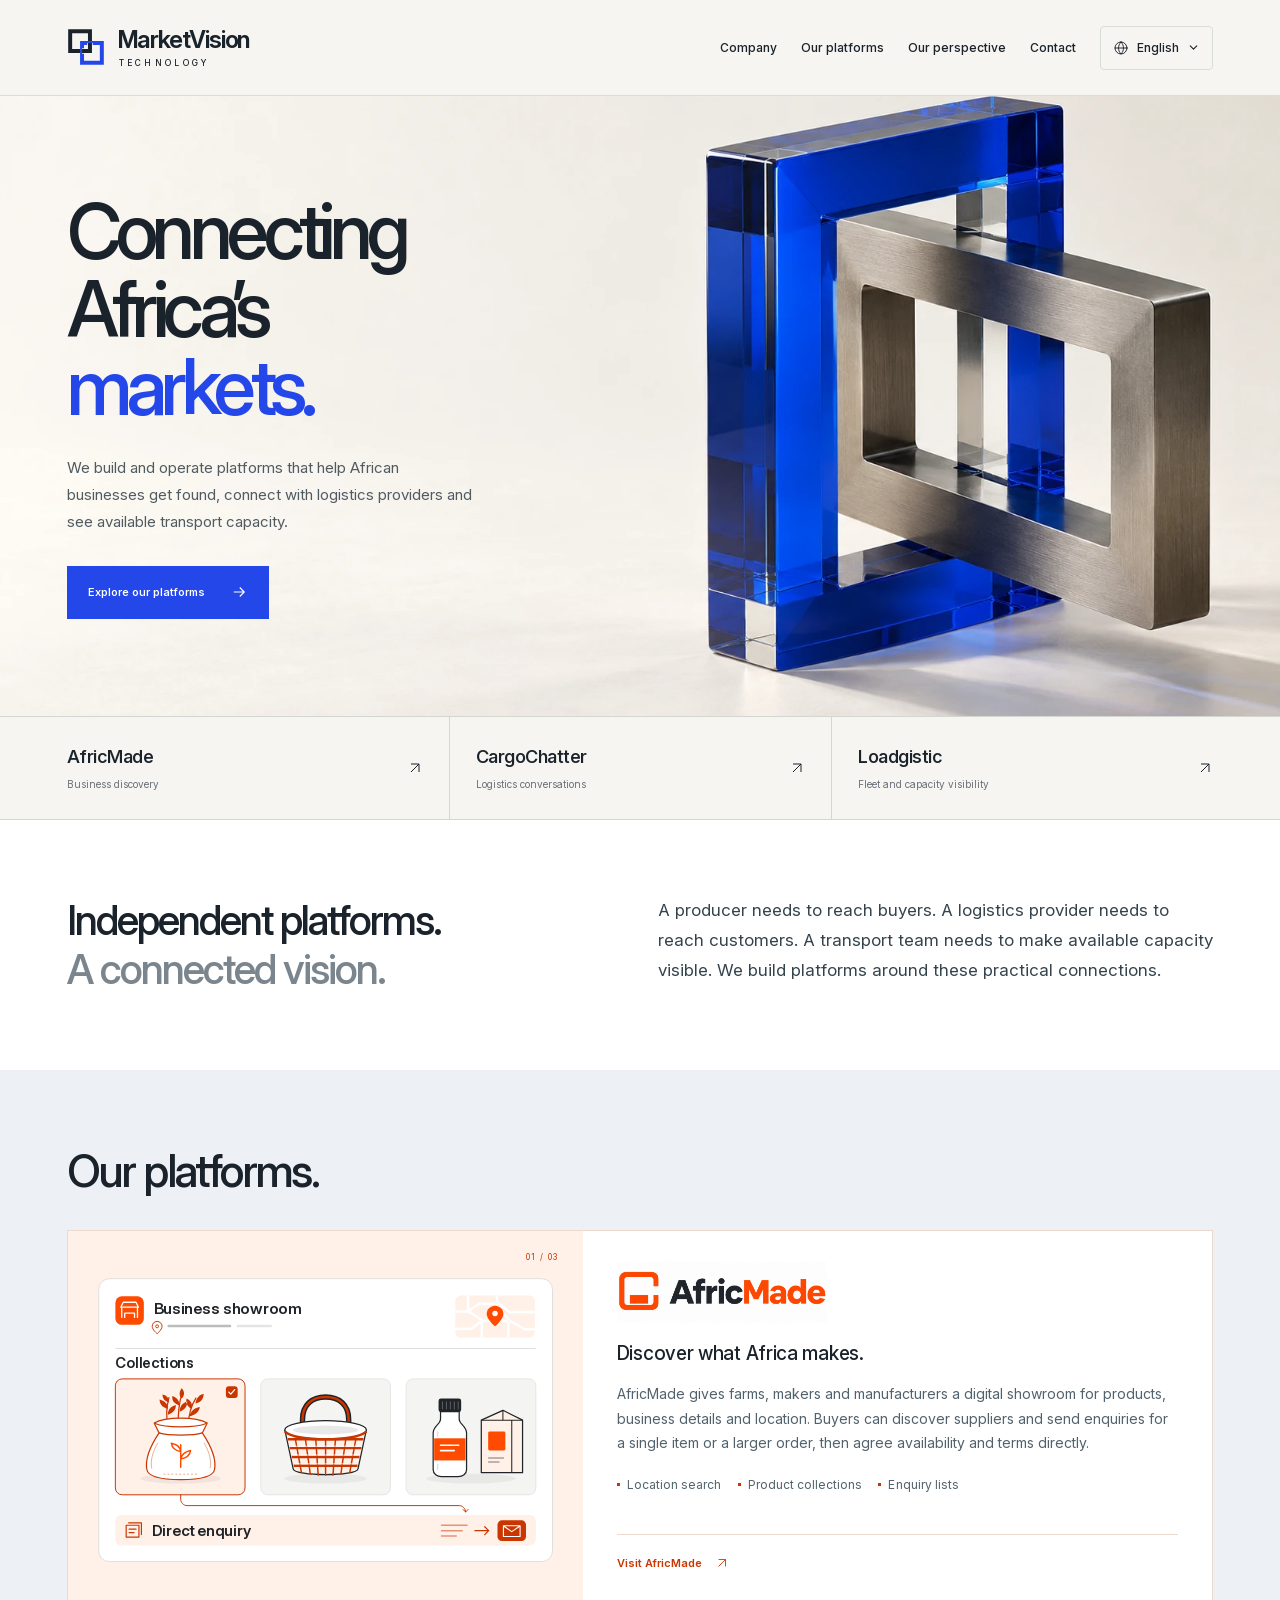
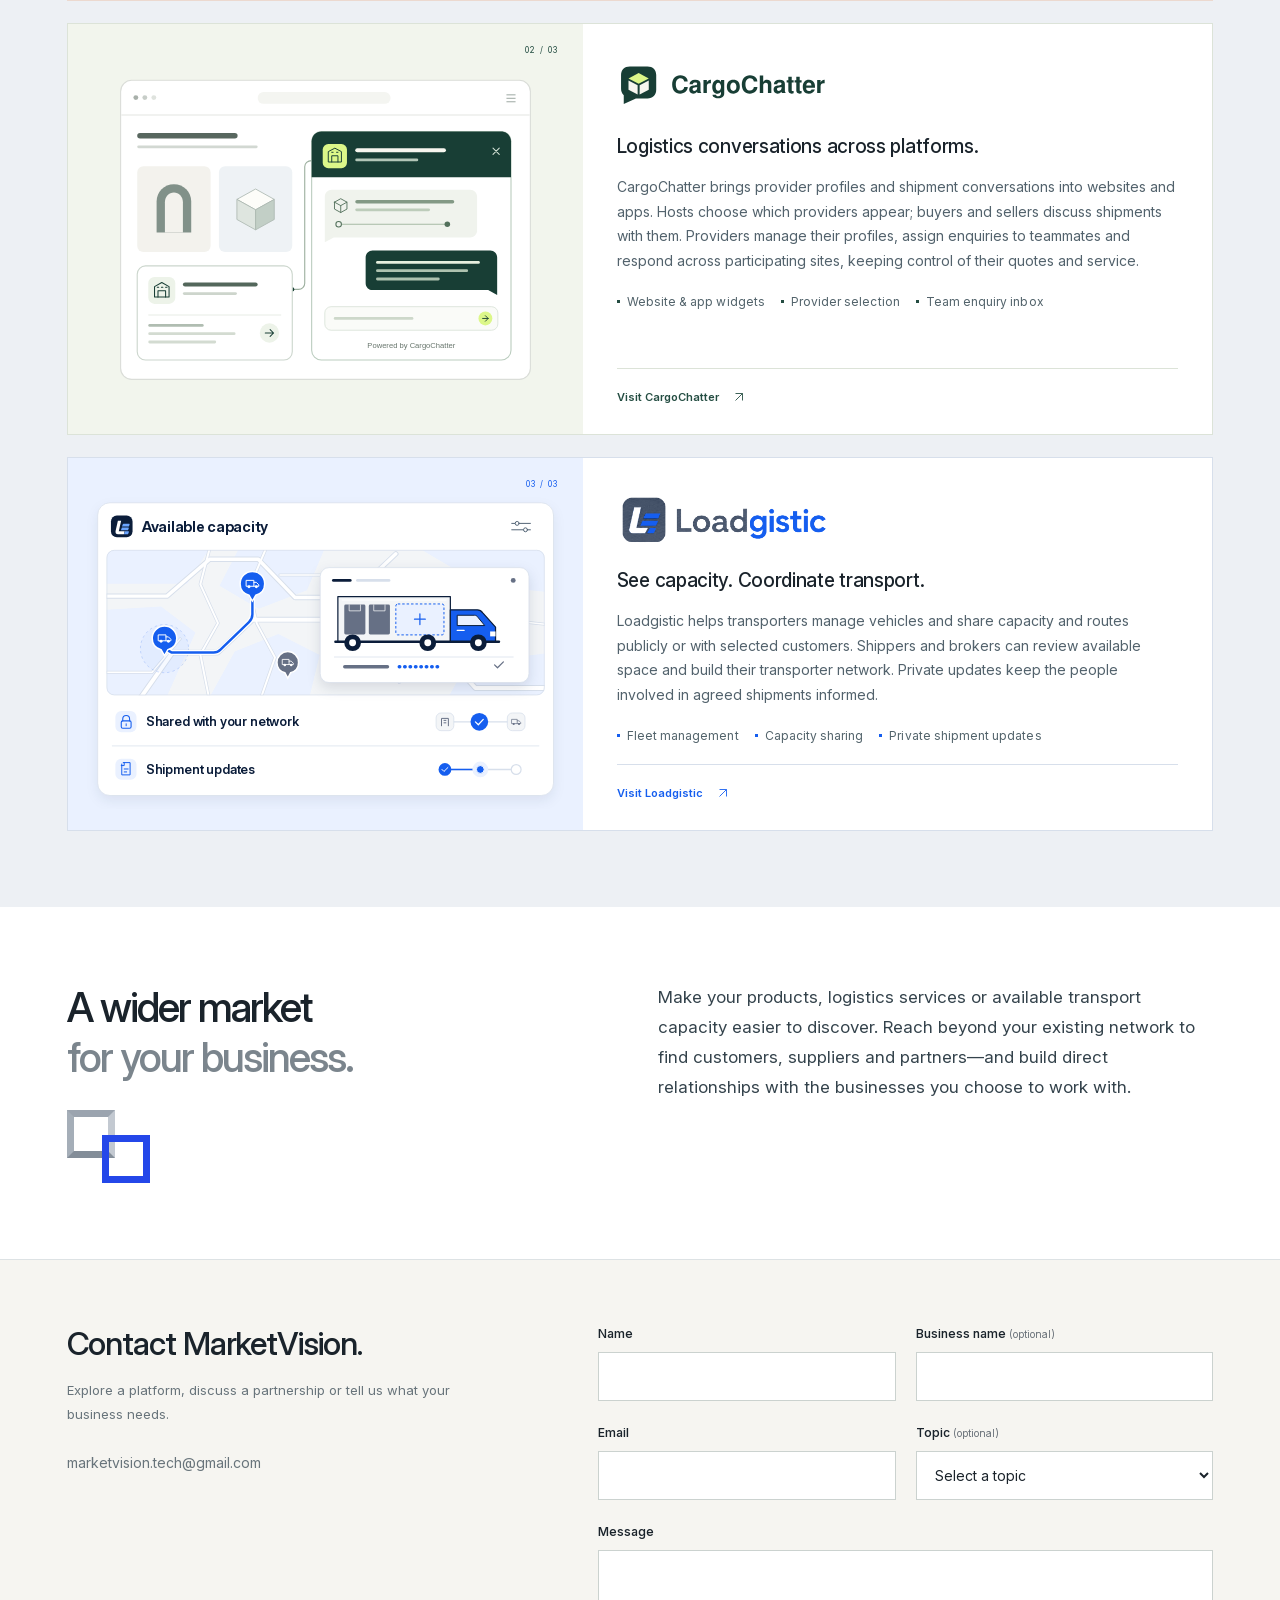
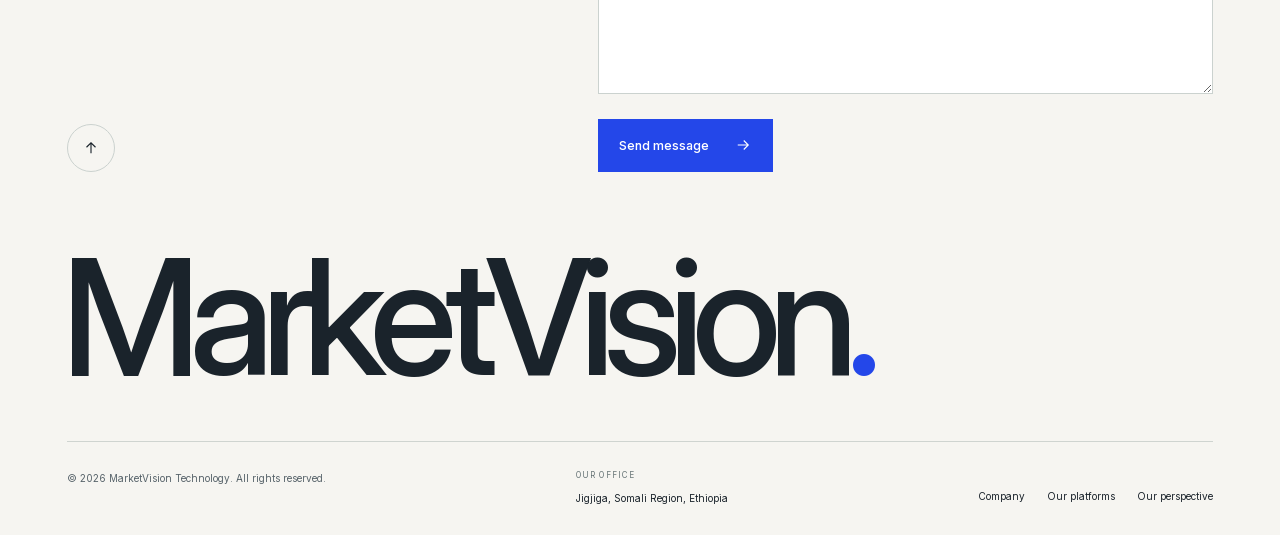
<file: index.html>
<!doctype html>
<html lang="en" dir="ltr">
<head>
  <meta charset="utf-8">
  <meta name="viewport" content="width=device-width, initial-scale=1">
  <meta name="theme-color" content="#f6f5f1">
  <title>MarketVision Technology — Connecting Africa’s Markets</title>
  <meta name="description" content="MarketVision builds technology for African commerce and logistics. Explore AfricMade, CargoChatter and Loadgistic.">
  <meta property="og:type" content="website">
  <meta property="og:title" content="MarketVision Technology — Connecting Africa’s Markets">
  <meta property="og:description" content="MarketVision builds technology for African commerce and logistics. Explore AfricMade, CargoChatter and Loadgistic.">
  <meta property="og:url" content="https://marketvisiontech.com/">
  <meta property="og:image" content="https://marketvisiontech.com/assets/marketvision-connect.webp">
  <meta property="og:image:alt" content="Interlocking blue and metal frames">
  <link rel="canonical" href="https://marketvisiontech.com/">
  <link rel="icon" type="image/svg+xml" href="./assets/mark.svg">
  <link rel="preload" href="./assets/inter-variable.woff2" as="font" type="font/woff2" crossorigin>
  <link rel="stylesheet" href="./styles.css?v=20261029-focused-copy">
  <script type="application/json" id="site-copy">{"nav.open": "Open navigation", "nav.close": "Close navigation", "validation.required": "Please fill in this field.", "validation.email": "Please enter a valid email address.", "validation.invalid": "Please check this field.", "validation.tooLong": "Please shorten this entry.", "form.check": "Please check the highlighted fields.", "form.sendingButton": "Sending…", "form.unavailable": "The form is unavailable right now. Please try again later.", "form.refreshError": "We couldn’t send your message. Please refresh the page and try again.", "form.sending": "Sending your message…", "form.rejected": "Your message wasn’t sent. Your text is still in the form. Please try again.", "form.success": "Thanks. Your message has been sent.", "form.timeout": "We couldn’t confirm that your message was sent. Your text is still in the form. Please try again later.", "form.error": "We couldn’t confirm that your message was sent. Your text is still in the form. Please try again.", "form.send": "Send message", "nav.perspective": "Our perspective"}</script><script src="./languages.js?v=20261029-focused-copy" defer></script><script src="./script.js?v=20261029-focused-copy" defer></script>
<meta property="og:locale" content="en_US"><link rel="alternate" hreflang="en" href="https://marketvisiontech.com/"><link rel="alternate" hreflang="am" href="https://marketvisiontech.com/am/"><meta property="og:locale:alternate" content="am_ET"><link rel="alternate" hreflang="om" href="https://marketvisiontech.com/om/"><meta property="og:locale:alternate" content="om_ET"><link rel="alternate" hreflang="so" href="https://marketvisiontech.com/so/"><meta property="og:locale:alternate" content="so_ET"><link rel="alternate" hreflang="x-default" href="https://marketvisiontech.com/"><link rel="stylesheet" href="./languages.css?v=20261029-focused-copy"></head>
<body>
  <a class="skip-link" href="#main">Skip to content</a>
  <header class="site-header">
    <div class="wrap header-inner">
      <a class="brand" href="#top" aria-label="MarketVision Technology home">
        <img src="./assets/mark.svg" width="40" height="40" alt="">
        <span class="brand-type" lang="en">MarketVision<span>TECHNOLOGY</span></span>
      </a>
      <nav class="primary-nav" id="primary-nav" aria-label="Main navigation">
        <a href="#company">Company</a><a href="#platforms">Our platforms</a><a href="#perspective">Our perspective</a><a href="#contact">Contact</a>
      </nav>
    <details class="language-switcher" data-language-switcher>
      <summary aria-label="Choose language: English"><svg class="language-globe" viewbox="0 0 24 24" fill="none" aria-hidden="true"><circle cx="12" cy="12" r="9"></circle><path d="M3 12h18M12 3c5 5 5 13 0 18-5-5-5-13 0-18Z"></path></svg><span class="language-current" lang="en">English</span><svg class="language-chevron" viewbox="0 0 16 16" fill="none" aria-hidden="true"><path d="m4 6 4 4 4-4"></path></svg></summary>
      <div class="language-options" aria-label="Choose language"><a href="./" lang="en" hreflang="en" data-language-link="en" aria-current="page"><span>English</span><svg viewbox="0 0 20 20" fill="none" aria-hidden="true"><path d="m4 10 4 4 8-8"></path></svg></a><a href="./am/" lang="am" hreflang="am" data-language-link="am"><span>አማርኛ</span><svg viewbox="0 0 20 20" fill="none" aria-hidden="true"><path d="m4 10 4 4 8-8"></path></svg></a><a href="./om/" lang="om" hreflang="om" data-language-link="om"><span>Afaan Oromoo</span><svg viewbox="0 0 20 20" fill="none" aria-hidden="true"><path d="m4 10 4 4 8-8"></path></svg></a><a href="./so/" lang="so" hreflang="so" data-language-link="so"><span>Soomaali</span><svg viewbox="0 0 20 20" fill="none" aria-hidden="true"><path d="m4 10 4 4 8-8"></path></svg></a></div>
    </details><button class="menu-toggle" id="menu-toggle" type="button" aria-expanded="false" aria-controls="primary-nav" aria-label="Open menu"><span></span><span></span></button>
      </div>
  </header>
  <main id="main">
    <section class="hero" id="top" aria-labelledby="hero-title">
      <div class="hero-stage">
      <img class="hero-art" src="./assets/marketvision-connect.webp" width="1659" height="948" fetchpriority="high" alt="">
      <div class="wrap hero-inner">
        <div class="hero-copy">
          <h1 id="hero-title">Connecting<br>Africa’s<br><span>markets.</span></h1>
          <p class="hero-description">We build and operate platforms that help African businesses get found, connect with logistics providers and see available transport capacity.</p>
          <div class="hero-actions">
            <a class="button button-blue" href="#platforms">Explore our platforms <svg aria-hidden="true" viewbox="0 0 24 24"><path d="M5 12h14M13 6l6 6-6 6"></path></svg></a>
            </div>
        </div>
        </div>
      </div>
      <nav class="portfolio-index" aria-label="Our platforms">
        <div class="wrap portfolio-index-inner">
          <a href="#africmade"><span><strong lang="en">AfricMade</strong><small>Business discovery</small></span><svg aria-hidden="true" viewbox="0 0 24 24"><path d="M6 18 18 6M6 6h12v12"></path></svg></a>
          <a href="#cargochatter"><span><strong lang="en">CargoChatter</strong><small>Logistics conversations</small></span><svg aria-hidden="true" viewbox="0 0 24 24"><path d="M6 18 18 6M6 6h12v12"></path></svg></a>
          <a href="#loadgistic"><span><strong lang="en">Loadgistic</strong><small>Fleet and capacity visibility</small></span><svg aria-hidden="true" viewbox="0 0 24 24"><path d="M6 18 18 6M6 6h12v12"></path></svg></a>
        </div>
      </nav>
    </section>
    <section class="company-section section-space" id="company" aria-labelledby="vision-title">
      <span id="vision" class="section-anchor" aria-hidden="true"></span>
      <div class="wrap company-grid">
        <div class="company-heading">
          <h2 id="vision-title">Independent platforms.<br><span class="muted-heading">A connected vision.</span></h2>
        </div>
        <div class="company-copy">
          <p class="company-intro">A producer needs to reach buyers. A logistics provider needs to reach customers. A transport team needs to make available capacity visible. We build platforms around these practical connections.</p>
        </div>
      </div>
    </section>
    <section class="platforms section-space" id="platforms" aria-labelledby="platforms-title">
      <div class="wrap">
        <div class="section-heading">
<div>
<h2 id="platforms-title">Our platforms.</h2>
</div>
</div>
        <div class="platform-collection">
          <article id="africmade" class="platform platform-africmade">
            <div class="platform-art">
<div class="platform-art-top">
<span>01 / 03</span>
</div>
<svg xmlns="http://www.w3.org/2000/svg" class="platform-illustration" width="1000" height="650" viewbox="0 0 1000 650" fill="none" role="img" focusable="false" aria-describedby="africmade-desc" aria-label="Illustration of an AfricMade supplier showroom" data-platform-illustration="africmade">
  <title id="africmade-title">AfricMade showroom illustration</title>
  <desc id="africmade-desc">Farm produce, handmade goods and manufactured products in a supplier showroom, with a location map and an enquiry form.</desc>
  <rect width="1000" height="650" fill="#FFF0E8"></rect>
  <rect x="38" y="36" width="924" height="576" rx="22" fill="#FFFFFF" stroke="#DEDFDD" stroke-width="2"></rect>

  <!-- Supplier identity and a small, static geographic-discovery cue. -->
  <rect x="72" y="72" width="58" height="58" rx="13" fill="#FF4B00"></rect>
  <path d="M85 115V94H117V115M91 115V106H111V115M83 94L88 84H114L119 94H83Z" stroke="#FFFFFF" stroke-width="2.6" stroke-linecap="round" stroke-linejoin="round"></path>
  <text x="150" y="107" fill="#202428" font-family="inherit" font-size="32" font-weight="600" letter-spacing="-.6">Business showroom</text>
  <path d="M157 123C151.5 123 147 127.4 147 133C147 140 157 148 157 148S167 140 167 133C167 127.4 162.5 123 157 123Z" stroke="#C93600" stroke-width="2" stroke-linejoin="round"></path>
  <circle cx="157" cy="133" r="3" stroke="#C93600" stroke-width="1.8"></circle>
  <rect x="178" y="130" width="130" height="5" rx="2.5" fill="#202428" opacity=".3"></rect>
  <rect x="319" y="130" width="72" height="5" rx="2.5" fill="#202428" opacity=".12"></rect>
  <rect x="764" y="70" width="162" height="86" rx="12" fill="#FFF0E8"></rect>
  <path d="M790 70V102L818 120V156M764 103H790L813 87H853L874 104H926M849 70V91L872 118V156M764 138H797L817 122H875L906 139H926" stroke="#FFFFFF" stroke-width="5" stroke-linejoin="round"></path>
  <path d="M845 91C835.6 91 828 98.4 828 107.8C828 119 845 133 845 133S862 119 862 107.8C862 98.4 854.4 91 845 91Z" fill="#FF4B00"></path>
  <circle cx="845" cy="107" r="5.5" fill="#FFFFFF"></circle>
  <path d="M72 178H928" stroke="#DEDFDD" stroke-width="2"></path>

  <text x="72" y="218" fill="#202428" font-family="inherit" font-size="30" font-weight="600" letter-spacing="-.45">Collections</text>

  <!-- Three recognizable product types, without invented listings or prices. -->
  <rect x="72" y="240" width="264" height="236" rx="14" fill="#FFF0E8" stroke="#C93600" stroke-width="2"></rect>
  <rect x="368" y="240" width="264" height="236" rx="14" fill="#F4F4F2" stroke="#DEDFDD" stroke-width="1.5"></rect>
  <rect x="664" y="240" width="264" height="236" rx="14" fill="#F4F4F2" stroke="#DEDFDD" stroke-width="1.5"></rect>
  <rect x="297" y="255" width="24" height="24" rx="6" fill="#C93600"></rect>
  <path d="m303 267 4 4 8-9" stroke="#FFFFFF" stroke-width="2.5" stroke-linecap="round" stroke-linejoin="round"></path>

  <!-- Farm produce: a stitched grain sack and three wheat stems. -->
  <ellipse cx="205" cy="443" rx="82" ry="10" fill="#202428" opacity=".06"></ellipse>
  <path d="M179 336C175 316 177 293 181 278M200 337C199 306 203 284 208 268M220 337C221 314 228 291 236 279" stroke="#C93600" stroke-width="2.5" stroke-linecap="round"></path>
  <path d="M179 301C167 298 162 291 162 282C174 285 179 292 179 301ZM179 313C190 309 196 302 195 293C184 296 178 304 179 313ZM181 288C171 285 168 279 168 272C178 274 181 280 181 288ZM202 294C190 290 187 283 188 275C199 279 203 286 202 294ZM203 307C215 302 219 294 218 286C207 290 203 297 203 307ZM207 280C201 274 202 266 207 259C214 266 213 274 207 280ZM227 301C217 295 215 288 217 280C227 285 230 293 227 301ZM223 316C236 313 243 306 244 297C232 299 225 306 223 316ZM235 290C237 278 244 272 252 271C251 283 244 289 235 290Z" fill="#C93600"></path>
  <path d="M151 330C165 322 186 320 205 320C224 320 245 322 259 330L249 350C267 377 278 401 274 424C272 439 246 445 205 445C164 445 138 439 136 424C132 401 143 377 161 350L151 330Z" fill="#FFFFFF" stroke="#C93600" stroke-width="2.5" stroke-linejoin="round"></path>
  <path d="M153 331C173 340 236 340 257 331M161 350C180 356 230 356 249 350" stroke="#C93600" stroke-width="2.3" stroke-linecap="round"></path>
  <path d="M158 371C147 390 143 408 146 422M253 371C264 390 268 408 265 421" stroke="#C93600" stroke-width="2" stroke-linecap="round" opacity=".4"></path>
  <path d="M171 434H239" stroke="#C93600" stroke-width="2" stroke-linecap="round" stroke-dasharray="2 6" opacity=".45"></path>
  <path d="M205 420V374M205 388C193 386 187 379 186 371C197 373 204 380 205 388ZM205 403C217 401 224 394 225 386C214 388 207 395 205 403Z" stroke="#FF4B00" stroke-width="3" stroke-linecap="round" stroke-linejoin="round"></path>

  <!-- Artisan work: a basket with a handle, a defined rim and woven bands. -->
  <ellipse cx="500" cy="443" rx="84" ry="10" fill="#202428" opacity=".06"></ellipse>
  <path d="M453 352V323C453 293 472 277 500 277C528 277 547 293 547 323V352" stroke="#202428" stroke-width="11" stroke-linecap="round"></path>
  <path d="M453 352V323C453 293 472 277 500 277C528 277 547 293 547 323V352" stroke="#C93600" stroke-width="5" stroke-linecap="round"></path>
  <path d="M417 344L434 423C437 439 563 439 566 423L583 344H417Z" fill="#FFF0E8" stroke="#202428" stroke-width="2.5" stroke-linejoin="round"></path>
  <path d="M423 363H577M427 381H573M431 399H569M435 417H565" stroke="#C93600" stroke-width="5"></path>
  <path d="M436 349L451 432M457 349L469 435M479 349L485 437M500 349V437M521 349L515 437M543 349L531 435M564 349L549 432" stroke="#C93600" stroke-width="3"></path>
  <path d="M425 359H575M429 377H571M433 395H567M437 413H563" stroke="#FFFFFF" stroke-width="2" opacity=".8"></path>
  <ellipse cx="500" cy="344" rx="83" ry="19" fill="#FFFFFF" stroke="#202428" stroke-width="2.5"></ellipse>
  <ellipse cx="500" cy="344" rx="67" ry="9" fill="#202428" opacity=".1"></ellipse>
  <path d="M418 348C439 368 561 368 582 348" stroke="#C93600" stroke-width="5" stroke-linecap="round"></path>

  <!-- Manufactured goods: a capped bottle and folded retail packaging. -->
  <ellipse cx="796" cy="443" rx="91" ry="10" fill="#202428" opacity=".06"></ellipse>
  <path d="M817 324L861 304L901 324V431H817V324Z" fill="#FFF0E8" stroke="#202428" stroke-width="2.5" stroke-linejoin="round"></path>
  <path d="M817 324H901M861 304V324M879 325V431" stroke="#202428" stroke-width="2.1" stroke-linejoin="round"></path>
  <rect x="831" y="347" width="35" height="39" rx="3" fill="#FF4B00"></rect>
  <path d="M832 401H862M832 409H853" stroke="#202428" stroke-width="3" stroke-linecap="round" opacity=".4"></path>
  <path d="M734 302H772V322C772 332 787 336 787 350V425C787 434 779 439 770 439H736C727 439 719 434 719 425V350C719 336 734 332 734 322V302Z" fill="#FFFFFF" stroke="#202428" stroke-width="2.5" stroke-linejoin="round"></path>
  <rect x="730" y="280" width="46" height="28" rx="5" fill="#202428"></rect>
  <path d="M738 286V302M746 286V302M754 286V302M762 286V302M770 286V302" stroke="#FFFFFF" stroke-width="1.6" opacity=".35"></path>
  <rect x="721" y="361" width="64" height="45" fill="#FF4B00"></rect>
  <path d="M734 375H771M734 386H762" stroke="#FFFFFF" stroke-width="3.2" stroke-linecap="round"></path>
  <path d="M728 348V357M728 414V424" stroke="#DEDFDD" stroke-width="3" stroke-linecap="round"></path>

  <!-- A selected item joins an enquiry list; the next action is an inbox enquiry. -->
  <path d="M205 476V485C205 492 211 498 218 498H772C779 498 785 504 785 511" stroke="#C93600" stroke-width="2" stroke-linecap="round"></path>
  <path d="m780 506 5 5 5-5" stroke="#C93600" stroke-width="2" stroke-linecap="round" stroke-linejoin="round"></path>
  <rect x="72" y="517" width="856" height="62" rx="12" fill="#FFF0E8"></rect>
  <path d="M94 538H120V562H94V538ZM99 533H125V557M100 546H114M100 553H110" stroke="#C93600" stroke-width="2.4" stroke-linecap="round" stroke-linejoin="round"></path>
  <text x="146" y="559" fill="#202428" font-family="inherit" font-size="31" font-weight="600" letter-spacing="-.45">Direct enquiry</text>
  <path d="M736 538H788M736 549H778M736 560H766" stroke="#C93600" stroke-width="3" stroke-linecap="round" opacity=".5"></path>
  <path d="M804 549H832M824 541L832 549L824 557" stroke="#C93600" stroke-width="2.5" stroke-linecap="round" stroke-linejoin="round"></path>
  <rect x="850" y="528" width="58" height="42" rx="9" fill="#C93600"></rect>
  <path d="M862 539H896V561H862V539ZM863 540L879 551L895 540" stroke="#FFFFFF" stroke-width="2.2" stroke-linecap="round" stroke-linejoin="round"></path>
</svg>
</div>
            <div class="platform-content">
              <div class="platform-title"><h3 class="platform-logo-frame"><img class="platform-logo platform-logo-africmade" src="./assets/africmade-logo.webp?v=20261024-showroom" width="1942" height="809" loading="lazy" alt="AfricMade"></h3></div>
              <p class="platform-subtitle">Discover what Africa makes.</p>
              <p>AfricMade gives farms, makers and manufacturers a digital showroom for products, business details and location. Buyers can discover suppliers and send enquiries for a single item or a larger order, then agree availability and terms directly.</p>
              <ul class="feature-list" aria-label="AfricMade features">
<li>Location search</li>
<li>Product collections</li>
<li>Enquiry lists</li>
</ul>
              <div class="platform-bottom"><a class="external-link" href="https://africmade.com/" target="_blank" rel="noopener noreferrer">Visit AfricMade <svg aria-hidden="true" viewbox="0 0 24 24"><path d="M6 18 18 6M6 6h12v12"></path></svg><span class="sr-only"> (opens in a new tab)</span></a></div>
            </div>
          </article>
          <article id="cargochatter" class="platform platform-cargochatter" aria-labelledby="cargochatter-name">
          <div class="platform-art platform-art-chat">
            <div class="platform-art-top">
<span>02 / 03</span>
</div>
            <img src="./assets/cargochatter-visual.svg" width="640" height="520" loading="lazy" decoding="async" alt="Illustration of a logistics provider profile beside a chat window on a business website">
          </div>
          <div class="platform-content">
            <div class="platform-title"><h3 id="cargochatter-name"><img class="platform-logo" src="./assets/cargochatter-logo.svg" width="311" height="64" loading="lazy" alt="CargoChatter"></h3></div>
            <p class="platform-subtitle">Logistics conversations across platforms.</p>
            <p>CargoChatter brings provider profiles and shipment conversations into websites and apps. Hosts choose which providers appear; buyers and sellers discuss shipments with them. Providers manage their profiles, assign enquiries to teammates and respond across participating sites, keeping control of their quotes and service.</p>
            <ul class="feature-list" aria-label="CargoChatter features">
<li>Website &amp; app widgets</li>
<li>Provider selection</li>
<li>Team enquiry inbox</li>
</ul>
            <div class="platform-bottom"><a class="external-link" href="https://cargochatter.com/" target="_blank" rel="noopener noreferrer">Visit CargoChatter <svg aria-hidden="true" viewbox="0 0 24 24"><path d="M6 18 18 6M6 6h12v12"></path></svg><span class="sr-only"> (opens in a new tab)</span></a></div>
          </div>
        </article>
      <article id="loadgistic" class="platform platform-loadgistic">
            <div class="platform-art">
<div class="platform-art-top">
<span>03 / 03</span>
</div>
<svg xmlns="http://www.w3.org/2000/svg" xmlns:xlink="http://www.w3.org/1999/xlink" width="1000" height="650" viewbox="0 0 1000 650" fill="none" class="platform-illustration" role="img" focusable="false" aria-describedby="loadgistic-desc" aria-label="Illustration of the Loadgistic transport map" data-platform-illustration="loadgistic">
  <title id="loadgistic-title">Loadgistic transport map illustration</title>
  <desc id="loadgistic-desc">A map of vehicles and routes beside a truck showing available cargo space, a private sharing option and shipment progress.</desc>
  <defs>
    <filter id="lgv-dashboard-shadow" x="-10%" y="-12%" width="120%" height="130%" color-interpolation-filters="sRGB">
      <fegaussianblur in="SourceAlpha" stddeviation="12" result="lgv-panel-blur"></fegaussianblur>
      <feoffset in="lgv-panel-blur" dy="10" result="lgv-panel-offset"></feoffset>
      <feflood flood-color="#0B1D3A" flood-opacity=".07" result="lgv-panel-color"></feflood>
      <fecomposite in="lgv-panel-color" in2="lgv-panel-offset" operator="in" result="lgv-panel-shadow"></fecomposite>
      <femerge><femergenode in="lgv-panel-shadow"></femergenode><femergenode in="SourceGraphic"></femergenode></femerge>
    </filter>
    <filter id="lgv-truck-shadow" x="-15%" y="-20%" width="130%" height="145%" color-interpolation-filters="sRGB">
      <fegaussianblur in="SourceAlpha" stddeviation="13" result="lgv-truck-blur"></fegaussianblur>
      <feoffset in="lgv-truck-blur" dy="10" result="lgv-truck-offset"></feoffset>
      <feflood flood-color="#0B1D3A" flood-opacity=".12" result="lgv-truck-color"></feflood>
      <fecomposite in="lgv-truck-color" in2="lgv-truck-offset" operator="in" result="lgv-truck-shadow-layer"></fecomposite>
      <femerge><femergenode in="lgv-truck-shadow-layer"></femergenode><femergenode in="SourceGraphic"></femergenode></femerge>
    </filter>
    <clippath id="lgv-map-clip">
      <rect x="54" y="122" width="892" height="296" rx="16"></rect>
    </clippath>
    <g id="lgv-vehicle-glyph" stroke="currentColor" stroke-width="2" stroke-linecap="round" stroke-linejoin="round">
      <path d="M-12-7H3V5H-12Z"></path>
      <path d="M3-3H8L13 2V5H3"></path>
      <circle cx="-7" cy="6" r="3" fill="currentColor" stroke="none"></circle>
      <circle cx="8" cy="6" r="3" fill="currentColor" stroke="none"></circle>
    </g>
  </defs>

  <rect width="1000" height="650" fill="#EAF1FF"></rect>
  <rect x="36" y="26" width="928" height="596" rx="25" fill="#FFFFFF" stroke="#D7DFEB" stroke-width="1.5" filter="url(#lgv-dashboard-shadow)"></rect>

  <!-- Loadgistic's compact mark anchors a single capacity workspace. -->
  <rect x="63" y="52" width="44" height="44" rx="12" fill="#0B1D3A"></rect>
  <g transform="translate(64 52) scale(.087)">
    <path d="M151 120H227L172 370H309L291 440H155C112 440 87 405 97 361L151 120Z" fill="#FFFFFF"></path>
    <path d="M270 191H407C422 191 430 203 424 217L407 257H247L266 203C268 196 276 191 280 191Z M246 279H389C403 279 410 290 405 303L387 346H222L240 292C242 285 244 282 246 279Z M316 370H393C406 370 412 380 407 392L387 440H291L311 384C313 377 315 373 316 370Z" fill="#6BA5FF"></path>
  </g>
  <text x="126" y="86" fill="#0B1D3A" font-size="30" font-weight="650" letter-spacing="-.55" font-family="inherit">Available capacity</text>
  <g stroke="#526375" stroke-width="2" stroke-linecap="round" aria-hidden="true">
    <path d="M879 68H917M879 81H917"></path>
    <circle cx="890" cy="68" r="4" fill="#FFFFFF"></circle>
    <circle cx="907" cy="81" r="4" fill="#FFFFFF"></circle>
  </g>

  <!-- A schematic map uses static pins and unnamed routes, without live positions. -->
  <g clip-path="url(#lgv-map-clip)" aria-hidden="true">
    <rect x="54" y="122" width="892" height="296" fill="#F3F5F7"></rect>
    <path d="M54 122H262L218 191H54Z M54 244L165 237L235 290L178 418H54Z M322 122H497L462 204L364 242L284 195Z M315 329L404 293L488 336L468 418H266Z M696 122H946V207L818 194Z M788 353L946 333V418H752Z" fill="#EAF1FF"></path>
    <g stroke="#D7DFEB" stroke-linecap="round" stroke-linejoin="round">
      <path d="M39 216L177 216L264 141L363 141L438 219L549 219L643 130" stroke-width="11"></path>
      <path d="M117 432L188 331L280 331L351 264L493 264L560 333L742 333L805 403L956 403" stroke-width="12"></path>
      <path d="M266 111L245 192L281 271L245 335L264 430M382 111L344 201L360 272L397 341L366 430" stroke-width="7"></path>
      <path d="M51 371L147 371L204 303M407 173H545M650 392L699 298L803 258L953 274" stroke-width="6"></path>
    </g>
    <g stroke="#FFFFFF" stroke-linecap="round" stroke-linejoin="round">
      <path d="M39 216L177 216L264 141L363 141L438 219L549 219L643 130" stroke-width="7"></path>
      <path d="M117 432L188 331L280 331L351 264L493 264L560 333L742 333L805 403L956 403" stroke-width="8"></path>
      <path d="M266 111L245 192L281 271L245 335L264 430M382 111L344 201L360 272L397 341L366 430" stroke-width="4"></path>
      <path d="M51 371L147 371L204 303M407 173H545M650 392L699 298L803 258L953 274" stroke-width="3"></path>
    </g>

    <circle cx="172" cy="323" r="49" fill="#155EEF" fill-opacity=".035" stroke="#155EEF" stroke-opacity=".25" stroke-width="1.5" stroke-dasharray="5 6"></circle>
    <path d="M172 323L187 331H272C277 331 282 329 286 325L344 269C348 265 351 259 351 253V218" stroke="#FFFFFF" stroke-width="10" stroke-linecap="round" stroke-linejoin="round"></path>
    <path d="M172 323L187 331H272C277 331 282 329 286 325L344 269C348 265 351 259 351 253V218" stroke="#155EEF" stroke-width="5" stroke-linecap="round" stroke-linejoin="round"></path>

    <g transform="translate(172 310)">
      <path d="M0 27L-7 15C-19 12-25 3-25-8C-25-22-14-33 0-33C14-33 25-22 25-8C25 3 19 12 7 15Z" fill="#155EEF" stroke="#FFFFFF" stroke-width="3"></path>
      <use xlink:href="#lgv-vehicle-glyph" transform="translate(0 -8)" color="#FFFFFF"></use>
    </g>
    <g transform="translate(351 199)">
      <path d="M0 27L-7 15C-19 12-25 3-25-8C-25-22-14-33 0-33C14-33 25-22 25-8C25 3 19 12 7 15Z" fill="#155EEF" stroke="#FFFFFF" stroke-width="3"></path>
      <use xlink:href="#lgv-vehicle-glyph" transform="translate(0 -8)" color="#FFFFFF"></use>
    </g>
    <g transform="translate(423 359)">
      <path d="M0 24L-6 13C-16 10-22 2-22-8C-22-20-12-30 0-30C12-30 22-20 22-8C22 2 16 10 6 13Z" fill="#667085" stroke="#FFFFFF" stroke-width="3"></path>
      <use xlink:href="#lgv-vehicle-glyph" transform="translate(0 -8) scale(.87)" color="#FFFFFF"></use>
    </g>
  </g>
  <rect x="54.75" y="122.75" width="890.5" height="294.5" rx="15.25" stroke="#D7DFEB" stroke-width="1.5"></rect>

  <!-- The foreground vehicle makes occupied and available cargo space tangible. -->
  <g aria-hidden="true">
    <rect x="489" y="158" width="425" height="234" rx="18" fill="#FFFFFF" stroke="#D7DFEB" stroke-width="1.5" filter="url(#lgv-truck-shadow)"></rect>
    <rect x="513" y="181" width="40" height="6" rx="3" fill="#0B1D3A"></rect>
    <rect x="562" y="181" width="70" height="6" rx="3" fill="#D7DFEB"></rect>
    <circle cx="882" cy="184" r="5" fill="#667085"></circle>

    <path d="M525 217H754V309H525Z" fill="#F3F5F7" stroke="#0B1D3A" stroke-width="2.5" stroke-linejoin="round"></path>
    <path d="M533 224H746" stroke="#FFFFFF" stroke-width="2"></path>
    <rect x="538" y="233" width="43" height="61" rx="3" fill="#667085"></rect>
    <rect x="588" y="233" width="43" height="61" rx="3" fill="#667085"></rect>
    <path d="M548 233V246H571V233M598 233V246H621V233" stroke="#FFFFFF" stroke-opacity=".7" stroke-width="2"></path>
    <rect x="643" y="232" width="98" height="63" rx="4" fill="#EAF1FF" stroke="#155EEF" stroke-width="2" stroke-dasharray="5 4"></rect>
    <path d="M681 263H703M692 252V274" stroke="#155EEF" stroke-width="2.5" stroke-linecap="round"></path>

    <path d="M754 244H809C814 244 817 246 820 250L846 279V309H754Z" fill="#155EEF" stroke="#0B1D3A" stroke-width="2.5" stroke-linejoin="round"></path>
    <path d="M768 255H803C806 255 808 256 810 259L824 276H768Z" fill="#EAF1FF" stroke="#0B1D3A" stroke-width="2" stroke-linejoin="round"></path>
    <path d="M768 286H782" stroke="#FFFFFF" stroke-width="2.5" stroke-linecap="round"></path>
    <path d="M835 288H846V298H835Z" fill="#FFFFFF"></path>
    <path d="M520 309H853" stroke="#0B1D3A" stroke-width="5" stroke-linecap="round"></path>
    <circle cx="555" cy="311" r="17" fill="#0B1D3A"></circle>
    <circle cx="555" cy="311" r="7" fill="#FFFFFF"></circle>
    <circle cx="708" cy="311" r="17" fill="#0B1D3A"></circle>
    <circle cx="708" cy="311" r="7" fill="#FFFFFF"></circle>
    <circle cx="811" cy="311" r="17" fill="#0B1D3A"></circle>
    <circle cx="811" cy="311" r="7" fill="#FFFFFF"></circle>
    <path d="M518 340H882" stroke="#D7DFEB" stroke-width="1.5" stroke-linecap="round"></path>
    <path d="M539 360H626" stroke="#667085" stroke-width="7" stroke-linecap="round"></path>
    <path d="M650 360H737" stroke="#155EEF" stroke-width="7" stroke-linecap="round" stroke-dasharray="1 10"></path>
    <path d="M844 356L850 362L862 350" stroke="#667085" stroke-width="2.5" stroke-linecap="round" stroke-linejoin="round"></path>
  </g>

  <!-- Wide rows preserve the translated labels and keep the sharing model visible. -->
  <path d="M65 521H935" stroke="#D7DFEB" stroke-width="1.5"></path>
  <g aria-hidden="true">
    <rect x="72" y="450" width="43" height="43" rx="12" fill="#EAF1FF"></rect>
    <path d="M87 470V466C87 462 90 459 94 459C98 459 101 462 101 466V470" stroke="#155EEF" stroke-width="2.2" stroke-linecap="round"></path>
    <rect x="84" y="470" width="20" height="15" rx="3" stroke="#155EEF" stroke-width="2.2"></rect>
    <path d="M94 476V480" stroke="#155EEF" stroke-width="2" stroke-linecap="round"></path>
    <path d="M760 472H803M823 472H871" stroke="#D7DFEB" stroke-width="2.5" stroke-linecap="round"></path>
    <rect x="725" y="454" width="36" height="36" rx="10" fill="#F3F5F7" stroke="#D7DFEB" stroke-width="1.5"></rect>
    <path d="M736 480V465H750V480M741 469H745M741 474H745" stroke="#667085" stroke-width="2" stroke-linecap="round" stroke-linejoin="round"></path>
    <circle cx="813" cy="472" r="18" fill="#155EEF"></circle>
    <path d="M805 472L811 478L821 467" stroke="#FFFFFF" stroke-width="2.5" stroke-linecap="round" stroke-linejoin="round"></path>
    <rect x="870" y="454" width="36" height="36" rx="10" fill="#F3F5F7" stroke="#D7DFEB" stroke-width="1.5"></rect>
    <use xlink:href="#lgv-vehicle-glyph" transform="translate(888 472) scale(.72)" color="#667085"></use>
  </g>
  <text x="134" y="481" fill="#0B1D3A" font-size="26" font-weight="600" letter-spacing="-.35" font-family="inherit">Shared with your network</text>

  <g aria-hidden="true">
    <rect x="72" y="547" width="43" height="43" rx="12" fill="#EAF1FF"></rect>
    <path d="M88 555H102V580H85V558" stroke="#155EEF" stroke-width="2" stroke-linecap="round" stroke-linejoin="round"></path>
    <path d="M90 555V561H84M90 568H98M90 574H95" stroke="#155EEF" stroke-width="2" stroke-linecap="round" stroke-linejoin="round"></path>
    <path d="M744 569H888" stroke="#D7DFEB" stroke-width="3" stroke-linecap="round"></path>
    <path d="M744 569H815" stroke="#155EEF" stroke-width="3" stroke-linecap="round"></path>
    <circle cx="743" cy="569" r="13" fill="#155EEF"></circle>
    <path d="M737 569L741 573L749 565" stroke="#FFFFFF" stroke-width="2" stroke-linecap="round" stroke-linejoin="round"></path>
    <circle cx="815" cy="569" r="16" fill="#EAF1FF"></circle>
    <circle cx="815" cy="569" r="8" fill="#155EEF" stroke="#FFFFFF" stroke-width="2"></circle>
    <circle cx="888" cy="569" r="10" fill="#FFFFFF" stroke="#D7DFEB" stroke-width="2.5"></circle>
  </g>
  <text x="134" y="578" fill="#0B1D3A" font-size="26" font-weight="600" letter-spacing="-.35" font-family="inherit">Shipment updates</text>
</svg>
</div>
            <div class="platform-content">
              <div class="platform-title"><h3><img class="platform-logo" src="./assets/loadgistic-logo.png" width="1510" height="390" loading="lazy" alt="Loadgistic"></h3></div>
              <p class="platform-subtitle">See capacity. Coordinate transport.</p>
              <p>Loadgistic helps transporters manage vehicles and share capacity and routes publicly or with selected customers. Shippers and brokers can review available space and build their transporter network. Private updates keep the people involved in agreed shipments informed.</p>
              <ul class="feature-list" aria-label="Loadgistic features">
<li>Fleet management</li>
<li>Capacity sharing</li>
<li>Private shipment updates</li>
</ul>
              <div class="platform-bottom"><a class="external-link" href="https://loadgistic.com/" target="_blank" rel="noopener noreferrer">Visit Loadgistic <svg aria-hidden="true" viewbox="0 0 24 24"><path d="M6 18 18 6M6 6h12v12"></path></svg><span class="sr-only"> (opens in a new tab)</span></a></div>
            </div>
          </article>
        </div>
        </div>
    </section>
    <section class="perspective section-space" id="perspective" aria-labelledby="perspective-title">
  <div class="wrap perspective-grid">
    <div class="perspective-heading">
      <h2 id="perspective-title">A wider market<br><span class="muted-heading">for your business.</span></h2>
      <div class="perspective-squares" aria-hidden="true">
<span></span><span></span>
</div>
    </div>
    <div class="perspective-copy">
      <p>Make your products, logistics services or available transport capacity easier to discover. Reach beyond your existing network to find customers, suppliers and partners—and build direct relationships with the businesses you choose to work with.</p>
    </div>
  </div>
</section></main>
  <footer class="site-footer" id="contact"><div class="wrap">
    <div class="footer-top has-contact-form">
      <div class="contact-copy">
        <h2 id="contact-title">Contact MarketVision.</h2>
        <p>Explore a platform, discuss a partnership or tell us what your business needs.</p>
        <p class="contact-address">marketvision.tech@gmail.com</p>
      </div>
      <div class="contact-form-panel" id="contact-form-panel">
        <p class="contact-form-availability" id="contact-form-availability" role="status">The form is unavailable right now. Please try again later.</p>
        <noscript><p class="contact-noscript">Please enable JavaScript to submit this form.</p></noscript>
        <form class="contact-form" id="contact-form" action="https://api.web3forms.com/submit" method="post" aria-labelledby="contact-title">
          <div class="contact-form-grid">
            <label class="contact-field" for="contact-name">Name
              <input id="contact-name" name="name" type="text" autocomplete="name" maxlength="120" required>
            </label>
            <label class="contact-field" for="contact-business">Business name <span class="field-optional">(optional)</span>
              <input id="contact-business" name="business" type="text" autocomplete="organization" maxlength="160">
            </label>
            <label class="contact-field" for="contact-email">Email
              <input id="contact-email" name="email" type="email" autocomplete="email" maxlength="254" required>
            </label>
            <label class="contact-field" for="contact-topic">Topic <span class="field-optional">(optional)</span>
              <select id="contact-topic" name="topic">
                <option value="">Select a topic</option>
                <option value="General enquiry">General enquiry</option>
                <option value="Our platforms">Our platforms</option>
                <option value="Partnerships">Partnerships</option>
                </select>
            </label>
            <label class="contact-field contact-field-message" for="contact-message">Message
              <textarea id="contact-message" name="message" rows="5" maxlength="5000" required></textarea>
            </label>
          </div>
          <input class="contact-honeypot" id="contact-botcheck" name="botcheck" type="checkbox" tabindex="-1" autocomplete="off" aria-hidden="true">
          <button class="button button-blue contact-submit" id="contact-submit" type="submit" disabled><span id="contact-submit-label">Send message</span><svg aria-hidden="true" viewbox="0 0 24 24"><path d="M5 12h14M13 6l6 6-6 6"></path></svg></button>
          <p class="contact-form-status" id="contact-form-status" role="status" aria-live="polite" aria-atomic="true" tabindex="-1" hidden></p>
        </form>
      </div>
      <a class="back-top" href="#top" aria-label="Back to top"><svg aria-hidden="true" viewbox="0 0 24 24"><path d="M12 19V5m-6 6 6-6 6 6"></path></svg></a>
    </div>
    <div class="footer-wordmark" aria-hidden="true" lang="en">MarketVision<span>.</span>
</div>
    <div class="footer-bottom">
<div>
<p>© <span id="copyright-year">2026</span> MarketVision Technology. <span>All rights reserved.</span></p>
</div>
<div>
<span class="footer-label">OUR OFFICE</span><address>Jigjiga, Somali Region, Ethiopia</address>
</div>
<nav aria-label="Footer navigation"><a href="#company">Company</a><a href="#platforms">Our platforms</a><a href="#perspective">Our perspective</a></nav>
</div>
  </div></footer>
  <script src="./form-config.js?v=20261023-active"></script>
</body>
</html>
</file>
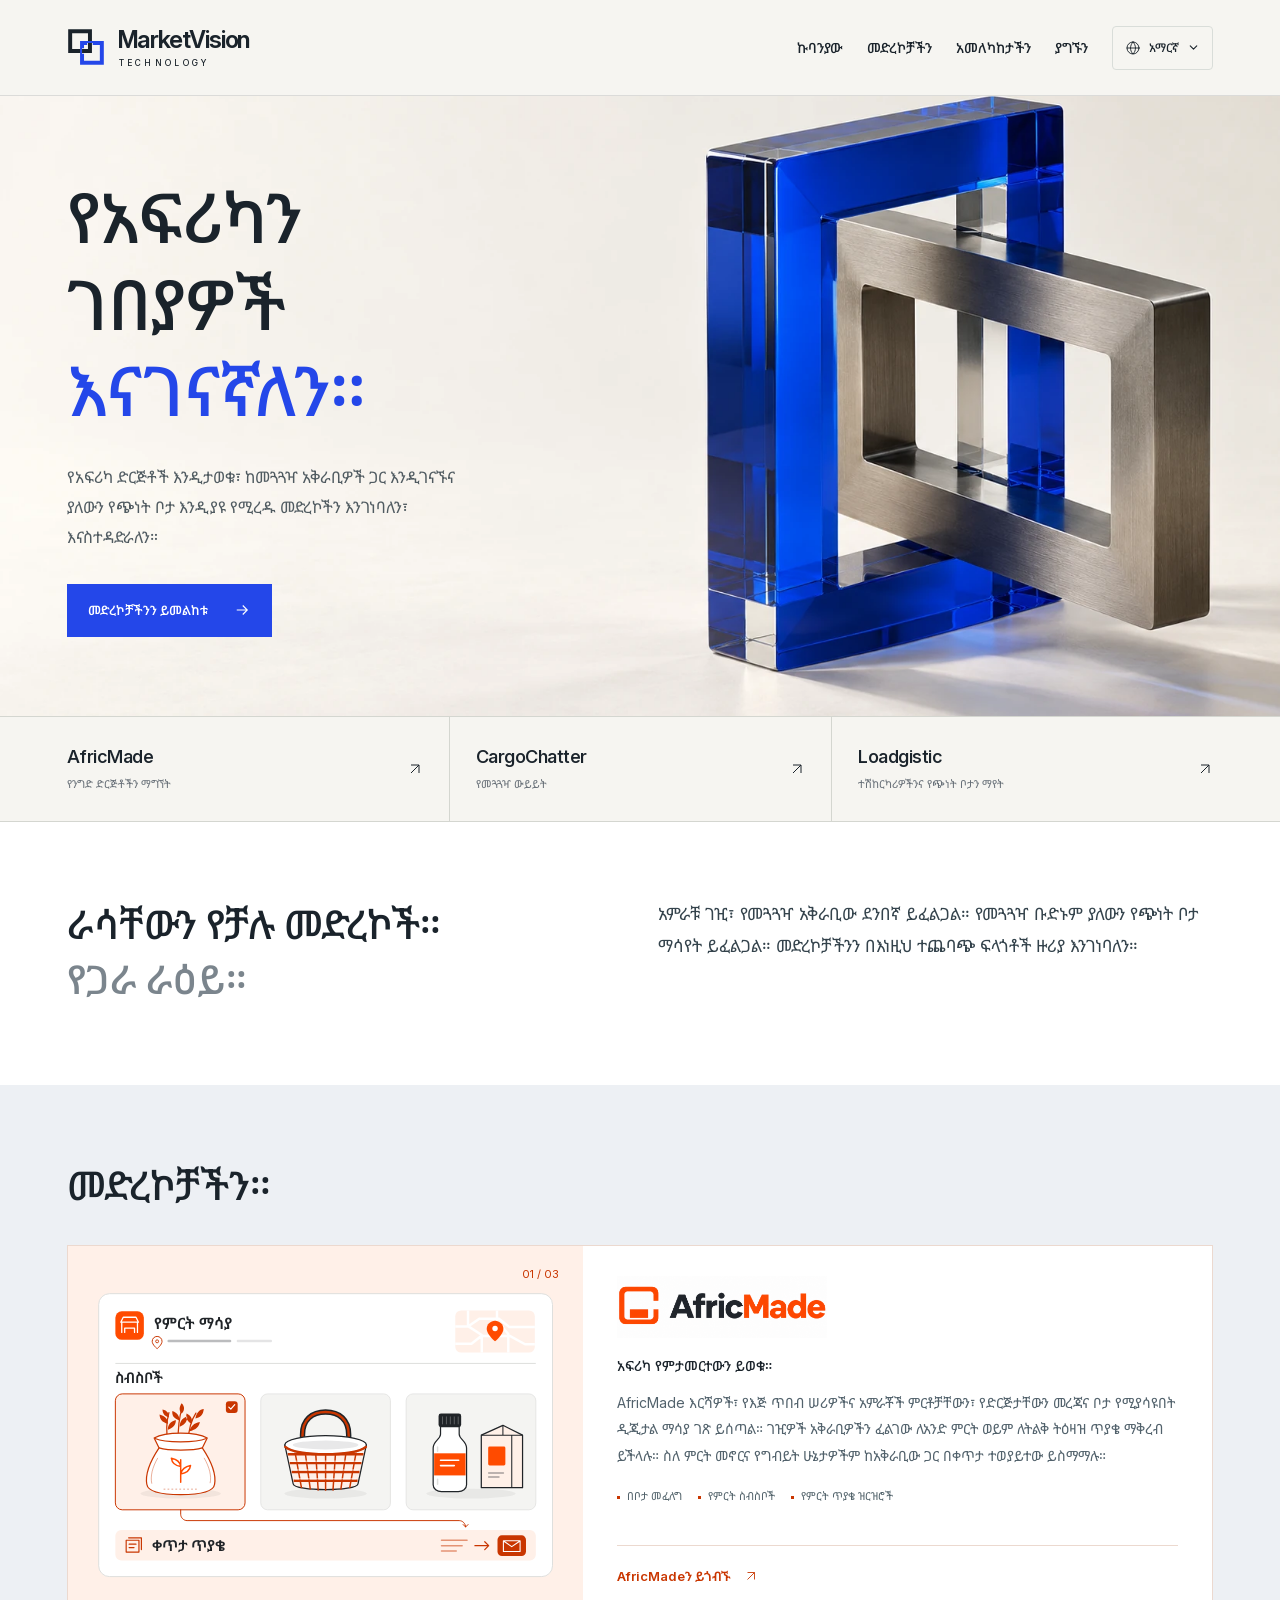
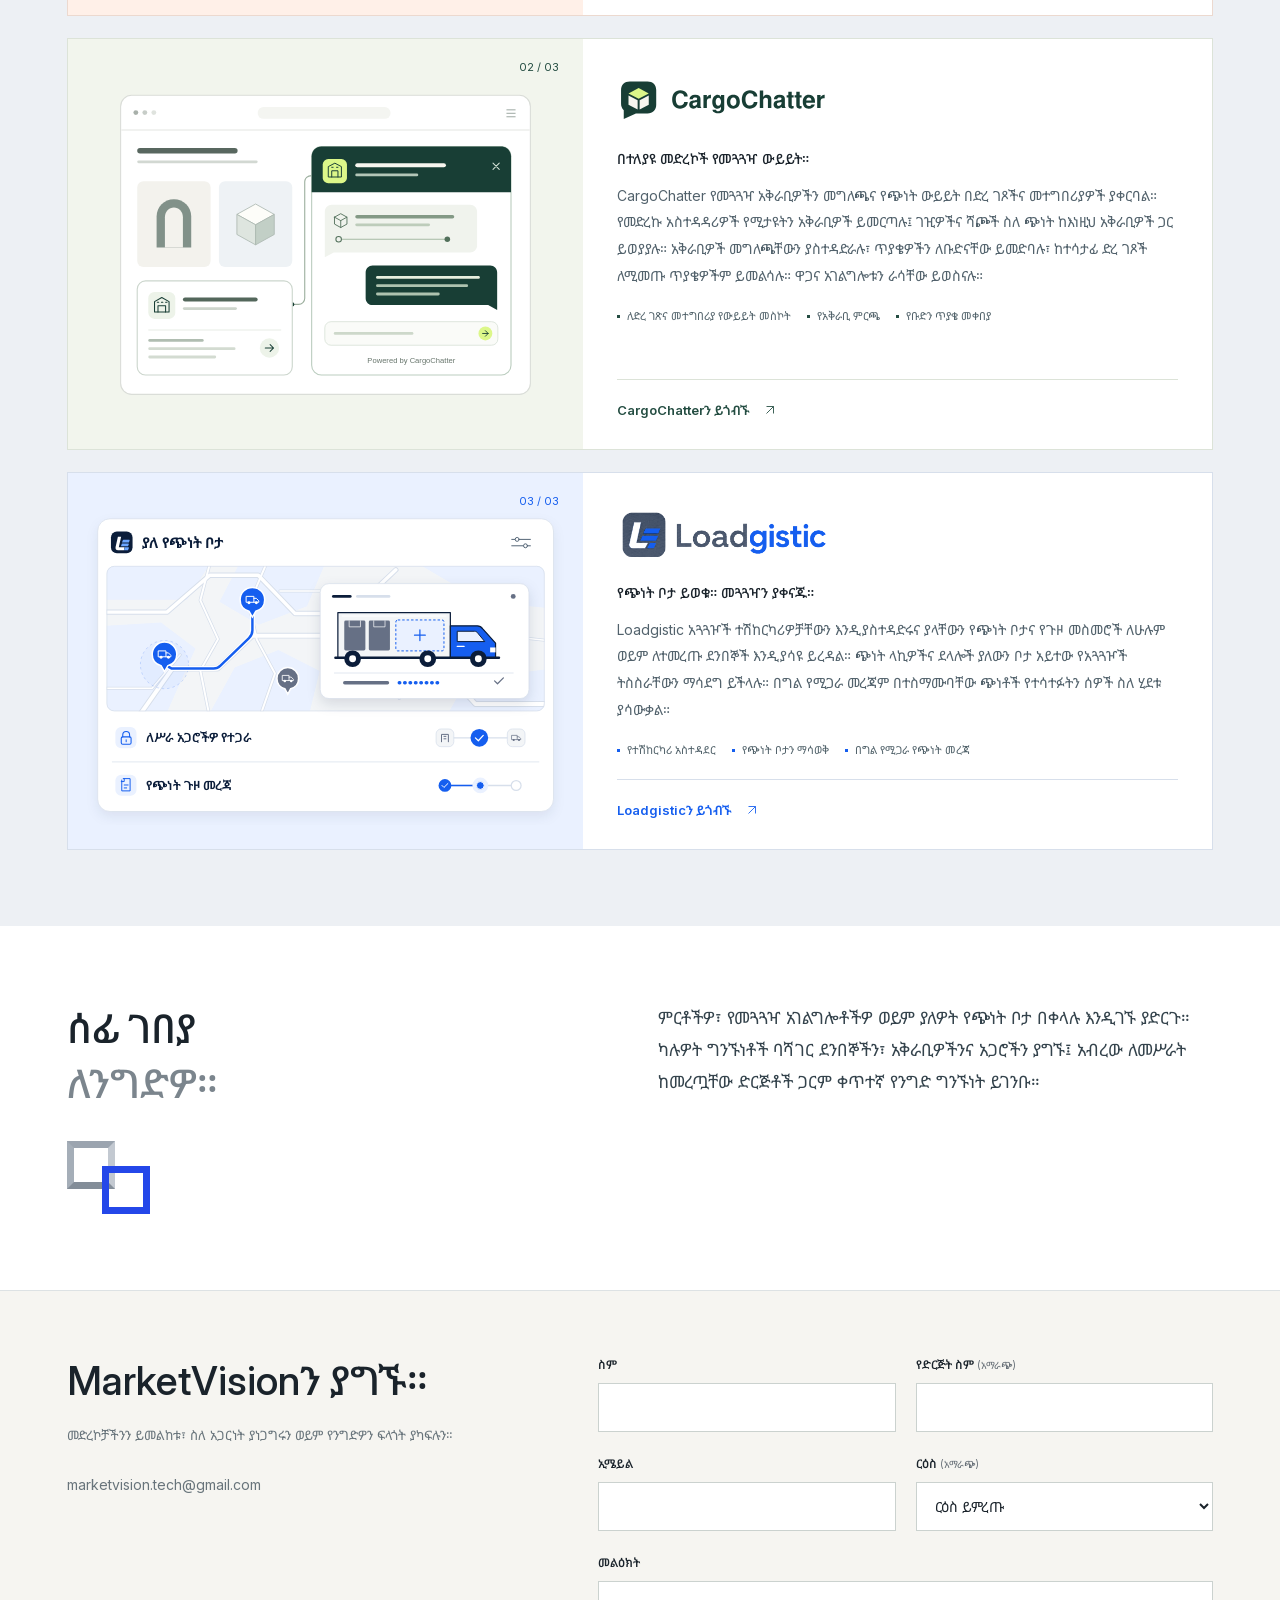
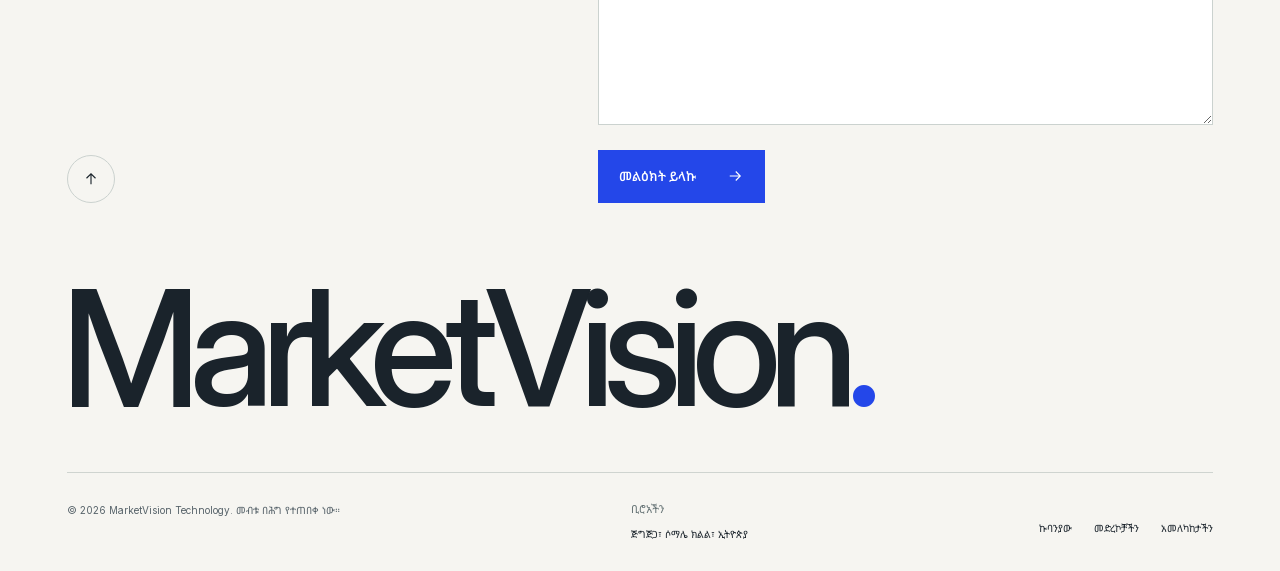
<file: am/index.html>
<!doctype html>
<html lang="am" dir="ltr">
<head>
  <meta charset="utf-8">
  <meta name="viewport" content="width=device-width, initial-scale=1">
  <meta name="theme-color" content="#f6f5f1">
  <title>MarketVision Technology — የአፍሪካን ገበያዎች እናገናኛለን</title>
  <meta name="description" content="MarketVision ለአፍሪካ ንግድና መጓጓዣ ቴክኖሎጂ ይገነባል። የAfricMade፣ CargoChatter እና Loadgistic መድረኮችን ይመልከቱ።">
  <meta property="og:type" content="website">
  <meta property="og:title" content="MarketVision Technology — የአፍሪካን ገበያዎች እናገናኛለን">
  <meta property="og:description" content="MarketVision ለአፍሪካ ንግድና መጓጓዣ ቴክኖሎጂ ይገነባል። የAfricMade፣ CargoChatter እና Loadgistic መድረኮችን ይመልከቱ።">
  <meta property="og:url" content="https://marketvisiontech.com/am/">
  <meta property="og:image" content="https://marketvisiontech.com/assets/marketvision-connect.webp">
  <meta property="og:image:alt" content="እርስ በርስ የተጣመሩ ሰማያዊና የብረት ፍሬሞች">
  <link rel="canonical" href="https://marketvisiontech.com/am/">
  <link rel="icon" type="image/svg+xml" href="../assets/mark.svg">
  <link rel="preload" href="../assets/inter-variable.woff2" as="font" type="font/woff2" crossorigin>
  <link rel="stylesheet" href="../styles.css?v=20261029-focused-copy">
  <script type="application/json" id="site-copy">{"nav.open": "ማውጫውን ይክፈቱ", "nav.close": "ማውጫውን ይዝጉ", "validation.required": "እባክዎ ይህን ክፍል ይሙሉ።", "validation.email": "እባክዎ ትክክለኛ የኢሜይል አድራሻ ያስገቡ።", "validation.invalid": "እባክዎ እዚህ ያስገቡትን መረጃ ያረጋግጡ።", "validation.tooLong": "እባክዎ ያስገቡትን ጽሑፍ ያሳጥሩ።", "form.check": "እባክዎ ምልክት የተደረገባቸውን ክፍሎች ያረጋግጡ።", "form.sendingButton": "እየተላከ ነው…", "form.unavailable": "ቅጹ ለጊዜው አይሠራም። እባክዎ ቆይተው ይሞክሩ።", "form.refreshError": "መልዕክትዎን መላክ አልቻልንም። እባክዎ ገጹን እንደገና ከፍተው ይሞክሩ።", "form.sending": "መልዕክትዎ እየተላከ ነው…", "form.rejected": "መልዕክትዎ አልተላከም። የጻፉት አሁንም በቅጹ ውስጥ አለ። እባክዎ እንደገና ይሞክሩ።", "form.success": "እናመሰግናለን። መልዕክትዎ ተልኳል።", "form.timeout": "መልዕክትዎ ተልኮ እንደሆነ ማረጋገጥ አልቻልንም። የጻፉት አሁንም በቅጹ ውስጥ አለ። እባክዎ ቆይተው ይሞክሩ።", "form.error": "መልዕክትዎ ተልኮ እንደሆነ ማረጋገጥ አልቻልንም። የጻፉት አሁንም በቅጹ ውስጥ አለ። እባክዎ እንደገና ይሞክሩ።", "form.send": "መልዕክት ይላኩ", "nav.perspective": "አመለካከታችን"}</script><script src="../languages.js?v=20261029-focused-copy" defer></script><script src="../script.js?v=20261029-focused-copy" defer></script>
<meta property="og:locale" content="am_ET"><link rel="alternate" hreflang="en" href="https://marketvisiontech.com/"><meta property="og:locale:alternate" content="en_US"><link rel="alternate" hreflang="am" href="https://marketvisiontech.com/am/"><link rel="alternate" hreflang="om" href="https://marketvisiontech.com/om/"><meta property="og:locale:alternate" content="om_ET"><link rel="alternate" hreflang="so" href="https://marketvisiontech.com/so/"><meta property="og:locale:alternate" content="so_ET"><link rel="alternate" hreflang="x-default" href="https://marketvisiontech.com/"><link rel="stylesheet" href="../languages.css?v=20261029-focused-copy"><link rel="preload" href="../assets/noto-sans-ethiopic.woff" as="font" type="font/woff" crossorigin=""></head>
<body>
  <a class="skip-link" href="#main">ወደ ዋናው ይዘት ይሂዱ</a>
  <header class="site-header">
    <div class="wrap header-inner">
      <a class="brand" href="#top" aria-label="የMarketVision Technology ዋና ገጽ">
        <img src="../assets/mark.svg" width="40" height="40" alt="">
        <span class="brand-type" lang="en">MarketVision<span>TECHNOLOGY</span></span>
      </a>
      <nav class="primary-nav" id="primary-nav" aria-label="ዋና ማውጫ">
        <a href="#company">ኩባንያው</a><a href="#platforms">መድረኮቻችን</a><a href="#perspective">አመለካከታችን</a><a href="#contact">ያግኙን</a>
      </nav>
    <details class="language-switcher" data-language-switcher>
      <summary aria-label="ቋንቋ ይምረጡ: አማርኛ"><svg class="language-globe" viewbox="0 0 24 24" fill="none" aria-hidden="true"><circle cx="12" cy="12" r="9"></circle><path d="M3 12h18M12 3c5 5 5 13 0 18-5-5-5-13 0-18Z"></path></svg><span class="language-current" lang="am">አማርኛ</span><svg class="language-chevron" viewbox="0 0 16 16" fill="none" aria-hidden="true"><path d="m4 6 4 4 4-4"></path></svg></summary>
      <div class="language-options" aria-label="ቋንቋ ይምረጡ"><a href="../" lang="en" hreflang="en" data-language-link="en"><span>English</span><svg viewbox="0 0 20 20" fill="none" aria-hidden="true"><path d="m4 10 4 4 8-8"></path></svg></a><a href="../am/" lang="am" hreflang="am" data-language-link="am" aria-current="page"><span>አማርኛ</span><svg viewbox="0 0 20 20" fill="none" aria-hidden="true"><path d="m4 10 4 4 8-8"></path></svg></a><a href="../om/" lang="om" hreflang="om" data-language-link="om"><span>Afaan Oromoo</span><svg viewbox="0 0 20 20" fill="none" aria-hidden="true"><path d="m4 10 4 4 8-8"></path></svg></a><a href="../so/" lang="so" hreflang="so" data-language-link="so"><span>Soomaali</span><svg viewbox="0 0 20 20" fill="none" aria-hidden="true"><path d="m4 10 4 4 8-8"></path></svg></a></div>
    </details><button class="menu-toggle" id="menu-toggle" type="button" aria-expanded="false" aria-controls="primary-nav" aria-label="ማውጫውን ይክፈቱ"><span></span><span></span></button>
      </div>
  </header>
  <main id="main">
    <section class="hero" id="top" aria-labelledby="hero-title">
      <div class="hero-stage">
      <img class="hero-art" src="../assets/marketvision-connect.webp" width="1659" height="948" fetchpriority="high" alt="">
      <div class="wrap hero-inner">
        <div class="hero-copy">
          <h1 id="hero-title">የአፍሪካን<br>ገበያዎች<br><span>እናገናኛለን።</span></h1>
          <p class="hero-description">የአፍሪካ ድርጅቶች እንዲታወቁ፣ ከመጓጓዣ አቅራቢዎች ጋር እንዲገናኙና ያለውን የጭነት ቦታ እንዲያዩ የሚረዱ መድረኮችን እንገነባለን፣ እናስተዳድራለን።</p>
          <div class="hero-actions">
            <a class="button button-blue" href="#platforms">መድረኮቻችንን ይመልከቱ <svg aria-hidden="true" viewbox="0 0 24 24"><path d="M5 12h14M13 6l6 6-6 6"></path></svg></a>
            </div>
        </div>
        </div>
      </div>
      <nav class="portfolio-index" aria-label="መድረኮቻችን">
        <div class="wrap portfolio-index-inner">
          <a href="#africmade"><span><strong lang="en">AfricMade</strong><small>የንግድ ድርጅቶችን ማግኘት</small></span><svg aria-hidden="true" viewbox="0 0 24 24"><path d="M6 18 18 6M6 6h12v12"></path></svg></a>
          <a href="#cargochatter"><span><strong lang="en">CargoChatter</strong><small>የመጓጓዣ ውይይት</small></span><svg aria-hidden="true" viewbox="0 0 24 24"><path d="M6 18 18 6M6 6h12v12"></path></svg></a>
          <a href="#loadgistic"><span><strong lang="en">Loadgistic</strong><small>ተሽከርካሪዎችንና የጭነት ቦታን ማየት</small></span><svg aria-hidden="true" viewbox="0 0 24 24"><path d="M6 18 18 6M6 6h12v12"></path></svg></a>
        </div>
      </nav>
    </section>
    <section class="company-section section-space" id="company" aria-labelledby="vision-title">
      <span id="vision" class="section-anchor" aria-hidden="true"></span>
      <div class="wrap company-grid">
        <div class="company-heading">
          <h2 id="vision-title">ራሳቸውን የቻሉ መድረኮች።<br><span class="muted-heading">የጋራ ራዕይ።</span></h2>
        </div>
        <div class="company-copy">
          <p class="company-intro">አምራቹ ገዢ፣ የመጓጓዣ አቅራቢው ደንበኛ ይፈልጋል። የመጓጓዣ ቡድኑም ያለውን የጭነት ቦታ ማሳየት ይፈልጋል። መድረኮቻችንን በእነዚህ ተጨባጭ ፍላጎቶች ዙሪያ እንገነባለን።</p>
        </div>
      </div>
    </section>
    <section class="platforms section-space" id="platforms" aria-labelledby="platforms-title">
      <div class="wrap">
        <div class="section-heading">
<div>
<h2 id="platforms-title">መድረኮቻችን።</h2>
</div>
</div>
        <div class="platform-collection">
          <article id="africmade" class="platform platform-africmade">
            <div class="platform-art">
<div class="platform-art-top">
<span>01 / 03</span>
</div>
<svg xmlns="http://www.w3.org/2000/svg" class="platform-illustration" width="1000" height="650" viewbox="0 0 1000 650" fill="none" role="img" focusable="false" aria-describedby="africmade-desc" aria-label="የAfricMade የአቅራቢ ማሳያ ገጽ ሥዕል" data-platform-illustration="africmade">
  <title id="africmade-title">የAfricMade የምርት ማሳያ ሥዕል</title>
  <desc id="africmade-desc">የእርሻ፣ የእጅ ጥበብና የፋብሪካ ምርቶች ያሉበት የአቅራቢ ማሳያ ገጽ፣ ቦታ የሚያሳይ ካርታና ጥያቄ መላኪያ ቅጽ።</desc>
  <rect width="1000" height="650" fill="#FFF0E8"></rect>
  <rect x="38" y="36" width="924" height="576" rx="22" fill="#FFFFFF" stroke="#DEDFDD" stroke-width="2"></rect>

  <!-- Supplier identity and a small, static geographic-discovery cue. -->
  <rect x="72" y="72" width="58" height="58" rx="13" fill="#FF4B00"></rect>
  <path d="M85 115V94H117V115M91 115V106H111V115M83 94L88 84H114L119 94H83Z" stroke="#FFFFFF" stroke-width="2.6" stroke-linecap="round" stroke-linejoin="round"></path>
  <text x="150" y="107" fill="#202428" font-family="inherit" font-size="32" font-weight="600" letter-spacing="0">የምርት ማሳያ</text>
  <path d="M157 123C151.5 123 147 127.4 147 133C147 140 157 148 157 148S167 140 167 133C167 127.4 162.5 123 157 123Z" stroke="#C93600" stroke-width="2" stroke-linejoin="round"></path>
  <circle cx="157" cy="133" r="3" stroke="#C93600" stroke-width="1.8"></circle>
  <rect x="178" y="130" width="130" height="5" rx="2.5" fill="#202428" opacity=".3"></rect>
  <rect x="319" y="130" width="72" height="5" rx="2.5" fill="#202428" opacity=".12"></rect>
  <rect x="764" y="70" width="162" height="86" rx="12" fill="#FFF0E8"></rect>
  <path d="M790 70V102L818 120V156M764 103H790L813 87H853L874 104H926M849 70V91L872 118V156M764 138H797L817 122H875L906 139H926" stroke="#FFFFFF" stroke-width="5" stroke-linejoin="round"></path>
  <path d="M845 91C835.6 91 828 98.4 828 107.8C828 119 845 133 845 133S862 119 862 107.8C862 98.4 854.4 91 845 91Z" fill="#FF4B00"></path>
  <circle cx="845" cy="107" r="5.5" fill="#FFFFFF"></circle>
  <path d="M72 178H928" stroke="#DEDFDD" stroke-width="2"></path>

  <text x="72" y="218" fill="#202428" font-family="inherit" font-size="30" font-weight="600" letter-spacing="0">ስብስቦች</text>

  <!-- Three recognizable product types, without invented listings or prices. -->
  <rect x="72" y="240" width="264" height="236" rx="14" fill="#FFF0E8" stroke="#C93600" stroke-width="2"></rect>
  <rect x="368" y="240" width="264" height="236" rx="14" fill="#F4F4F2" stroke="#DEDFDD" stroke-width="1.5"></rect>
  <rect x="664" y="240" width="264" height="236" rx="14" fill="#F4F4F2" stroke="#DEDFDD" stroke-width="1.5"></rect>
  <rect x="297" y="255" width="24" height="24" rx="6" fill="#C93600"></rect>
  <path d="m303 267 4 4 8-9" stroke="#FFFFFF" stroke-width="2.5" stroke-linecap="round" stroke-linejoin="round"></path>

  <!-- Farm produce: a stitched grain sack and three wheat stems. -->
  <ellipse cx="205" cy="443" rx="82" ry="10" fill="#202428" opacity=".06"></ellipse>
  <path d="M179 336C175 316 177 293 181 278M200 337C199 306 203 284 208 268M220 337C221 314 228 291 236 279" stroke="#C93600" stroke-width="2.5" stroke-linecap="round"></path>
  <path d="M179 301C167 298 162 291 162 282C174 285 179 292 179 301ZM179 313C190 309 196 302 195 293C184 296 178 304 179 313ZM181 288C171 285 168 279 168 272C178 274 181 280 181 288ZM202 294C190 290 187 283 188 275C199 279 203 286 202 294ZM203 307C215 302 219 294 218 286C207 290 203 297 203 307ZM207 280C201 274 202 266 207 259C214 266 213 274 207 280ZM227 301C217 295 215 288 217 280C227 285 230 293 227 301ZM223 316C236 313 243 306 244 297C232 299 225 306 223 316ZM235 290C237 278 244 272 252 271C251 283 244 289 235 290Z" fill="#C93600"></path>
  <path d="M151 330C165 322 186 320 205 320C224 320 245 322 259 330L249 350C267 377 278 401 274 424C272 439 246 445 205 445C164 445 138 439 136 424C132 401 143 377 161 350L151 330Z" fill="#FFFFFF" stroke="#C93600" stroke-width="2.5" stroke-linejoin="round"></path>
  <path d="M153 331C173 340 236 340 257 331M161 350C180 356 230 356 249 350" stroke="#C93600" stroke-width="2.3" stroke-linecap="round"></path>
  <path d="M158 371C147 390 143 408 146 422M253 371C264 390 268 408 265 421" stroke="#C93600" stroke-width="2" stroke-linecap="round" opacity=".4"></path>
  <path d="M171 434H239" stroke="#C93600" stroke-width="2" stroke-linecap="round" stroke-dasharray="2 6" opacity=".45"></path>
  <path d="M205 420V374M205 388C193 386 187 379 186 371C197 373 204 380 205 388ZM205 403C217 401 224 394 225 386C214 388 207 395 205 403Z" stroke="#FF4B00" stroke-width="3" stroke-linecap="round" stroke-linejoin="round"></path>

  <!-- Artisan work: a basket with a handle, a defined rim and woven bands. -->
  <ellipse cx="500" cy="443" rx="84" ry="10" fill="#202428" opacity=".06"></ellipse>
  <path d="M453 352V323C453 293 472 277 500 277C528 277 547 293 547 323V352" stroke="#202428" stroke-width="11" stroke-linecap="round"></path>
  <path d="M453 352V323C453 293 472 277 500 277C528 277 547 293 547 323V352" stroke="#C93600" stroke-width="5" stroke-linecap="round"></path>
  <path d="M417 344L434 423C437 439 563 439 566 423L583 344H417Z" fill="#FFF0E8" stroke="#202428" stroke-width="2.5" stroke-linejoin="round"></path>
  <path d="M423 363H577M427 381H573M431 399H569M435 417H565" stroke="#C93600" stroke-width="5"></path>
  <path d="M436 349L451 432M457 349L469 435M479 349L485 437M500 349V437M521 349L515 437M543 349L531 435M564 349L549 432" stroke="#C93600" stroke-width="3"></path>
  <path d="M425 359H575M429 377H571M433 395H567M437 413H563" stroke="#FFFFFF" stroke-width="2" opacity=".8"></path>
  <ellipse cx="500" cy="344" rx="83" ry="19" fill="#FFFFFF" stroke="#202428" stroke-width="2.5"></ellipse>
  <ellipse cx="500" cy="344" rx="67" ry="9" fill="#202428" opacity=".1"></ellipse>
  <path d="M418 348C439 368 561 368 582 348" stroke="#C93600" stroke-width="5" stroke-linecap="round"></path>

  <!-- Manufactured goods: a capped bottle and folded retail packaging. -->
  <ellipse cx="796" cy="443" rx="91" ry="10" fill="#202428" opacity=".06"></ellipse>
  <path d="M817 324L861 304L901 324V431H817V324Z" fill="#FFF0E8" stroke="#202428" stroke-width="2.5" stroke-linejoin="round"></path>
  <path d="M817 324H901M861 304V324M879 325V431" stroke="#202428" stroke-width="2.1" stroke-linejoin="round"></path>
  <rect x="831" y="347" width="35" height="39" rx="3" fill="#FF4B00"></rect>
  <path d="M832 401H862M832 409H853" stroke="#202428" stroke-width="3" stroke-linecap="round" opacity=".4"></path>
  <path d="M734 302H772V322C772 332 787 336 787 350V425C787 434 779 439 770 439H736C727 439 719 434 719 425V350C719 336 734 332 734 322V302Z" fill="#FFFFFF" stroke="#202428" stroke-width="2.5" stroke-linejoin="round"></path>
  <rect x="730" y="280" width="46" height="28" rx="5" fill="#202428"></rect>
  <path d="M738 286V302M746 286V302M754 286V302M762 286V302M770 286V302" stroke="#FFFFFF" stroke-width="1.6" opacity=".35"></path>
  <rect x="721" y="361" width="64" height="45" fill="#FF4B00"></rect>
  <path d="M734 375H771M734 386H762" stroke="#FFFFFF" stroke-width="3.2" stroke-linecap="round"></path>
  <path d="M728 348V357M728 414V424" stroke="#DEDFDD" stroke-width="3" stroke-linecap="round"></path>

  <!-- A selected item joins an enquiry list; the next action is an inbox enquiry. -->
  <path d="M205 476V485C205 492 211 498 218 498H772C779 498 785 504 785 511" stroke="#C93600" stroke-width="2" stroke-linecap="round"></path>
  <path d="m780 506 5 5 5-5" stroke="#C93600" stroke-width="2" stroke-linecap="round" stroke-linejoin="round"></path>
  <rect x="72" y="517" width="856" height="62" rx="12" fill="#FFF0E8"></rect>
  <path d="M94 538H120V562H94V538ZM99 533H125V557M100 546H114M100 553H110" stroke="#C93600" stroke-width="2.4" stroke-linecap="round" stroke-linejoin="round"></path>
  <text x="146" y="559" fill="#202428" font-family="inherit" font-size="31" font-weight="600" letter-spacing="0">ቀጥታ ጥያቄ</text>
  <path d="M736 538H788M736 549H778M736 560H766" stroke="#C93600" stroke-width="3" stroke-linecap="round" opacity=".5"></path>
  <path d="M804 549H832M824 541L832 549L824 557" stroke="#C93600" stroke-width="2.5" stroke-linecap="round" stroke-linejoin="round"></path>
  <rect x="850" y="528" width="58" height="42" rx="9" fill="#C93600"></rect>
  <path d="M862 539H896V561H862V539ZM863 540L879 551L895 540" stroke="#FFFFFF" stroke-width="2.2" stroke-linecap="round" stroke-linejoin="round"></path>
</svg>
</div>
            <div class="platform-content">
              <div class="platform-title"><h3 class="platform-logo-frame"><img class="platform-logo platform-logo-africmade" src="../assets/africmade-logo.webp?v=20261024-showroom" width="1942" height="809" loading="lazy" alt="AfricMade"></h3></div>
              <p class="platform-subtitle">አፍሪካ የምታመርተውን ይወቁ።</p>
              <p>AfricMade እርሻዎች፣ የእጅ ጥበብ ሠሪዎችና አምራቾች ምርቶቻቸውን፣ የድርጅታቸውን መረጃና ቦታ የሚያሳዩበት ዲጂታል ማሳያ ገጽ ይሰጣል። ገዢዎች አቅራቢዎችን ፈልገው ለአንድ ምርት ወይም ለትልቅ ትዕዛዝ ጥያቄ ማቅረብ ይችላሉ። ስለ ምርት መኖርና የግብይት ሁኔታዎችም ከአቅራቢው ጋር በቀጥታ ተወያይተው ይስማማሉ።</p>
              <ul class="feature-list" aria-label="በAfricMade ምን ማድረግ ይቻላል">
<li>በቦታ መፈለግ</li>
<li>የምርት ስብስቦች</li>
<li>የምርት ጥያቄ ዝርዝሮች</li>
</ul>
              <div class="platform-bottom"><a class="external-link" href="https://africmade.com/" target="_blank" rel="noopener noreferrer">AfricMadeን ይጎብኙ <svg aria-hidden="true" viewbox="0 0 24 24"><path d="M6 18 18 6M6 6h12v12"></path></svg><span class="sr-only"> (በአዲስ ትር ይከፈታል)</span></a></div>
            </div>
          </article>
          <article id="cargochatter" class="platform platform-cargochatter" aria-labelledby="cargochatter-name">
          <div class="platform-art platform-art-chat">
            <div class="platform-art-top">
<span>02 / 03</span>
</div>
            <img src="../assets/cargochatter-visual.svg" width="640" height="520" loading="lazy" decoding="async" alt="በንግድ ድረ ገጽ ውስጥ የመጓጓዣ አቅራቢ መረጃ ገጽን ከውይይት መስኮት ጎን የሚያሳይ ሥዕል">
          </div>
          <div class="platform-content">
            <div class="platform-title"><h3 id="cargochatter-name"><img class="platform-logo" src="../assets/cargochatter-logo.svg" width="311" height="64" loading="lazy" alt="CargoChatter"></h3></div>
            <p class="platform-subtitle">በተለያዩ መድረኮች የመጓጓዣ ውይይት።</p>
            <p>CargoChatter የመጓጓዣ አቅራቢዎችን መግለጫና የጭነት ውይይት በድረ ገጾችና መተግበሪያዎች ያቀርባል። የመድረኩ አስተዳዳሪዎች የሚታዩትን አቅራቢዎች ይመርጣሉ፤ ገዢዎችና ሻጮች ስለ ጭነት ከእነዚህ አቅራቢዎች ጋር ይወያያሉ። አቅራቢዎች መግለጫቸውን ያስተዳድራሉ፣ ጥያቄዎችን ለቡድናቸው ይመድባሉ፣ ከተሳታፊ ድረ ገጾች ለሚመጡ ጥያቄዎችም ይመልሳሉ። ዋጋና አገልግሎቱን ራሳቸው ይወስናሉ።</p>
            <ul class="feature-list" aria-label="በCargoChatter ምን ማድረግ ይቻላል">
<li>ለድረ ገጽና መተግበሪያ የውይይት መስኮት</li>
<li>የአቅራቢ ምርጫ</li>
<li>የቡድን ጥያቄ መቀበያ</li>
</ul>
            <div class="platform-bottom"><a class="external-link" href="https://cargochatter.com/?lang=am" target="_blank" rel="noopener noreferrer">CargoChatterን ይጎብኙ <svg aria-hidden="true" viewbox="0 0 24 24"><path d="M6 18 18 6M6 6h12v12"></path></svg><span class="sr-only"> (በአዲስ ትር ይከፈታል)</span></a></div>
          </div>
        </article>
      <article id="loadgistic" class="platform platform-loadgistic">
            <div class="platform-art">
<div class="platform-art-top">
<span>03 / 03</span>
</div>
<svg xmlns="http://www.w3.org/2000/svg" xmlns:xlink="http://www.w3.org/1999/xlink" width="1000" height="650" viewbox="0 0 1000 650" fill="none" class="platform-illustration" role="img" focusable="false" aria-describedby="loadgistic-desc" aria-label="የLoadgistic የመጓጓዣ ካርታ ሥዕል" data-platform-illustration="loadgistic">
  <title id="loadgistic-title">የLoadgistic የመጓጓዣ ካርታ ሥዕል</title>
  <desc id="loadgistic-desc">ተሽከርካሪዎችንና የጉዞ መስመሮችን የሚያሳይ ካርታ። ከጎኑም የጭነት ቦታ ያለው መኪና፣ መረጃን በግል የመጋራት አማራጭና የጭነት ጉዞ ሂደት ይታያሉ።</desc>
  <defs>
    <filter id="lgv-dashboard-shadow" x="-10%" y="-12%" width="120%" height="130%" color-interpolation-filters="sRGB">
      <fegaussianblur in="SourceAlpha" stddeviation="12" result="lgv-panel-blur"></fegaussianblur>
      <feoffset in="lgv-panel-blur" dy="10" result="lgv-panel-offset"></feoffset>
      <feflood flood-color="#0B1D3A" flood-opacity=".07" result="lgv-panel-color"></feflood>
      <fecomposite in="lgv-panel-color" in2="lgv-panel-offset" operator="in" result="lgv-panel-shadow"></fecomposite>
      <femerge><femergenode in="lgv-panel-shadow"></femergenode><femergenode in="SourceGraphic"></femergenode></femerge>
    </filter>
    <filter id="lgv-truck-shadow" x="-15%" y="-20%" width="130%" height="145%" color-interpolation-filters="sRGB">
      <fegaussianblur in="SourceAlpha" stddeviation="13" result="lgv-truck-blur"></fegaussianblur>
      <feoffset in="lgv-truck-blur" dy="10" result="lgv-truck-offset"></feoffset>
      <feflood flood-color="#0B1D3A" flood-opacity=".12" result="lgv-truck-color"></feflood>
      <fecomposite in="lgv-truck-color" in2="lgv-truck-offset" operator="in" result="lgv-truck-shadow-layer"></fecomposite>
      <femerge><femergenode in="lgv-truck-shadow-layer"></femergenode><femergenode in="SourceGraphic"></femergenode></femerge>
    </filter>
    <clippath id="lgv-map-clip">
      <rect x="54" y="122" width="892" height="296" rx="16"></rect>
    </clippath>
    <g id="lgv-vehicle-glyph" stroke="currentColor" stroke-width="2" stroke-linecap="round" stroke-linejoin="round">
      <path d="M-12-7H3V5H-12Z"></path>
      <path d="M3-3H8L13 2V5H3"></path>
      <circle cx="-7" cy="6" r="3" fill="currentColor" stroke="none"></circle>
      <circle cx="8" cy="6" r="3" fill="currentColor" stroke="none"></circle>
    </g>
  </defs>

  <rect width="1000" height="650" fill="#EAF1FF"></rect>
  <rect x="36" y="26" width="928" height="596" rx="25" fill="#FFFFFF" stroke="#D7DFEB" stroke-width="1.5" filter="url(#lgv-dashboard-shadow)"></rect>

  <!-- Loadgistic's compact mark anchors a single capacity workspace. -->
  <rect x="63" y="52" width="44" height="44" rx="12" fill="#0B1D3A"></rect>
  <g transform="translate(64 52) scale(.087)">
    <path d="M151 120H227L172 370H309L291 440H155C112 440 87 405 97 361L151 120Z" fill="#FFFFFF"></path>
    <path d="M270 191H407C422 191 430 203 424 217L407 257H247L266 203C268 196 276 191 280 191Z M246 279H389C403 279 410 290 405 303L387 346H222L240 292C242 285 244 282 246 279Z M316 370H393C406 370 412 380 407 392L387 440H291L311 384C313 377 315 373 316 370Z" fill="#6BA5FF"></path>
  </g>
  <text x="126" y="86" fill="#0B1D3A" font-size="30" font-weight="650" letter-spacing="0" font-family="inherit">ያለ የጭነት ቦታ</text>
  <g stroke="#526375" stroke-width="2" stroke-linecap="round" aria-hidden="true">
    <path d="M879 68H917M879 81H917"></path>
    <circle cx="890" cy="68" r="4" fill="#FFFFFF"></circle>
    <circle cx="907" cy="81" r="4" fill="#FFFFFF"></circle>
  </g>

  <!-- A schematic map uses static pins and unnamed routes, without live positions. -->
  <g clip-path="url(#lgv-map-clip)" aria-hidden="true">
    <rect x="54" y="122" width="892" height="296" fill="#F3F5F7"></rect>
    <path d="M54 122H262L218 191H54Z M54 244L165 237L235 290L178 418H54Z M322 122H497L462 204L364 242L284 195Z M315 329L404 293L488 336L468 418H266Z M696 122H946V207L818 194Z M788 353L946 333V418H752Z" fill="#EAF1FF"></path>
    <g stroke="#D7DFEB" stroke-linecap="round" stroke-linejoin="round">
      <path d="M39 216L177 216L264 141L363 141L438 219L549 219L643 130" stroke-width="11"></path>
      <path d="M117 432L188 331L280 331L351 264L493 264L560 333L742 333L805 403L956 403" stroke-width="12"></path>
      <path d="M266 111L245 192L281 271L245 335L264 430M382 111L344 201L360 272L397 341L366 430" stroke-width="7"></path>
      <path d="M51 371L147 371L204 303M407 173H545M650 392L699 298L803 258L953 274" stroke-width="6"></path>
    </g>
    <g stroke="#FFFFFF" stroke-linecap="round" stroke-linejoin="round">
      <path d="M39 216L177 216L264 141L363 141L438 219L549 219L643 130" stroke-width="7"></path>
      <path d="M117 432L188 331L280 331L351 264L493 264L560 333L742 333L805 403L956 403" stroke-width="8"></path>
      <path d="M266 111L245 192L281 271L245 335L264 430M382 111L344 201L360 272L397 341L366 430" stroke-width="4"></path>
      <path d="M51 371L147 371L204 303M407 173H545M650 392L699 298L803 258L953 274" stroke-width="3"></path>
    </g>

    <circle cx="172" cy="323" r="49" fill="#155EEF" fill-opacity=".035" stroke="#155EEF" stroke-opacity=".25" stroke-width="1.5" stroke-dasharray="5 6"></circle>
    <path d="M172 323L187 331H272C277 331 282 329 286 325L344 269C348 265 351 259 351 253V218" stroke="#FFFFFF" stroke-width="10" stroke-linecap="round" stroke-linejoin="round"></path>
    <path d="M172 323L187 331H272C277 331 282 329 286 325L344 269C348 265 351 259 351 253V218" stroke="#155EEF" stroke-width="5" stroke-linecap="round" stroke-linejoin="round"></path>

    <g transform="translate(172 310)">
      <path d="M0 27L-7 15C-19 12-25 3-25-8C-25-22-14-33 0-33C14-33 25-22 25-8C25 3 19 12 7 15Z" fill="#155EEF" stroke="#FFFFFF" stroke-width="3"></path>
      <use xlink:href="#lgv-vehicle-glyph" transform="translate(0 -8)" color="#FFFFFF"></use>
    </g>
    <g transform="translate(351 199)">
      <path d="M0 27L-7 15C-19 12-25 3-25-8C-25-22-14-33 0-33C14-33 25-22 25-8C25 3 19 12 7 15Z" fill="#155EEF" stroke="#FFFFFF" stroke-width="3"></path>
      <use xlink:href="#lgv-vehicle-glyph" transform="translate(0 -8)" color="#FFFFFF"></use>
    </g>
    <g transform="translate(423 359)">
      <path d="M0 24L-6 13C-16 10-22 2-22-8C-22-20-12-30 0-30C12-30 22-20 22-8C22 2 16 10 6 13Z" fill="#667085" stroke="#FFFFFF" stroke-width="3"></path>
      <use xlink:href="#lgv-vehicle-glyph" transform="translate(0 -8) scale(.87)" color="#FFFFFF"></use>
    </g>
  </g>
  <rect x="54.75" y="122.75" width="890.5" height="294.5" rx="15.25" stroke="#D7DFEB" stroke-width="1.5"></rect>

  <!-- The foreground vehicle makes occupied and available cargo space tangible. -->
  <g aria-hidden="true">
    <rect x="489" y="158" width="425" height="234" rx="18" fill="#FFFFFF" stroke="#D7DFEB" stroke-width="1.5" filter="url(#lgv-truck-shadow)"></rect>
    <rect x="513" y="181" width="40" height="6" rx="3" fill="#0B1D3A"></rect>
    <rect x="562" y="181" width="70" height="6" rx="3" fill="#D7DFEB"></rect>
    <circle cx="882" cy="184" r="5" fill="#667085"></circle>

    <path d="M525 217H754V309H525Z" fill="#F3F5F7" stroke="#0B1D3A" stroke-width="2.5" stroke-linejoin="round"></path>
    <path d="M533 224H746" stroke="#FFFFFF" stroke-width="2"></path>
    <rect x="538" y="233" width="43" height="61" rx="3" fill="#667085"></rect>
    <rect x="588" y="233" width="43" height="61" rx="3" fill="#667085"></rect>
    <path d="M548 233V246H571V233M598 233V246H621V233" stroke="#FFFFFF" stroke-opacity=".7" stroke-width="2"></path>
    <rect x="643" y="232" width="98" height="63" rx="4" fill="#EAF1FF" stroke="#155EEF" stroke-width="2" stroke-dasharray="5 4"></rect>
    <path d="M681 263H703M692 252V274" stroke="#155EEF" stroke-width="2.5" stroke-linecap="round"></path>

    <path d="M754 244H809C814 244 817 246 820 250L846 279V309H754Z" fill="#155EEF" stroke="#0B1D3A" stroke-width="2.5" stroke-linejoin="round"></path>
    <path d="M768 255H803C806 255 808 256 810 259L824 276H768Z" fill="#EAF1FF" stroke="#0B1D3A" stroke-width="2" stroke-linejoin="round"></path>
    <path d="M768 286H782" stroke="#FFFFFF" stroke-width="2.5" stroke-linecap="round"></path>
    <path d="M835 288H846V298H835Z" fill="#FFFFFF"></path>
    <path d="M520 309H853" stroke="#0B1D3A" stroke-width="5" stroke-linecap="round"></path>
    <circle cx="555" cy="311" r="17" fill="#0B1D3A"></circle>
    <circle cx="555" cy="311" r="7" fill="#FFFFFF"></circle>
    <circle cx="708" cy="311" r="17" fill="#0B1D3A"></circle>
    <circle cx="708" cy="311" r="7" fill="#FFFFFF"></circle>
    <circle cx="811" cy="311" r="17" fill="#0B1D3A"></circle>
    <circle cx="811" cy="311" r="7" fill="#FFFFFF"></circle>
    <path d="M518 340H882" stroke="#D7DFEB" stroke-width="1.5" stroke-linecap="round"></path>
    <path d="M539 360H626" stroke="#667085" stroke-width="7" stroke-linecap="round"></path>
    <path d="M650 360H737" stroke="#155EEF" stroke-width="7" stroke-linecap="round" stroke-dasharray="1 10"></path>
    <path d="M844 356L850 362L862 350" stroke="#667085" stroke-width="2.5" stroke-linecap="round" stroke-linejoin="round"></path>
  </g>

  <!-- Wide rows preserve the translated labels and keep the sharing model visible. -->
  <path d="M65 521H935" stroke="#D7DFEB" stroke-width="1.5"></path>
  <g aria-hidden="true">
    <rect x="72" y="450" width="43" height="43" rx="12" fill="#EAF1FF"></rect>
    <path d="M87 470V466C87 462 90 459 94 459C98 459 101 462 101 466V470" stroke="#155EEF" stroke-width="2.2" stroke-linecap="round"></path>
    <rect x="84" y="470" width="20" height="15" rx="3" stroke="#155EEF" stroke-width="2.2"></rect>
    <path d="M94 476V480" stroke="#155EEF" stroke-width="2" stroke-linecap="round"></path>
    <path d="M760 472H803M823 472H871" stroke="#D7DFEB" stroke-width="2.5" stroke-linecap="round"></path>
    <rect x="725" y="454" width="36" height="36" rx="10" fill="#F3F5F7" stroke="#D7DFEB" stroke-width="1.5"></rect>
    <path d="M736 480V465H750V480M741 469H745M741 474H745" stroke="#667085" stroke-width="2" stroke-linecap="round" stroke-linejoin="round"></path>
    <circle cx="813" cy="472" r="18" fill="#155EEF"></circle>
    <path d="M805 472L811 478L821 467" stroke="#FFFFFF" stroke-width="2.5" stroke-linecap="round" stroke-linejoin="round"></path>
    <rect x="870" y="454" width="36" height="36" rx="10" fill="#F3F5F7" stroke="#D7DFEB" stroke-width="1.5"></rect>
    <use xlink:href="#lgv-vehicle-glyph" transform="translate(888 472) scale(.72)" color="#667085"></use>
  </g>
  <text x="134" y="481" fill="#0B1D3A" font-size="26" font-weight="600" letter-spacing="0" font-family="inherit">ለሥራ አጋሮችዎ የተጋራ</text>

  <g aria-hidden="true">
    <rect x="72" y="547" width="43" height="43" rx="12" fill="#EAF1FF"></rect>
    <path d="M88 555H102V580H85V558" stroke="#155EEF" stroke-width="2" stroke-linecap="round" stroke-linejoin="round"></path>
    <path d="M90 555V561H84M90 568H98M90 574H95" stroke="#155EEF" stroke-width="2" stroke-linecap="round" stroke-linejoin="round"></path>
    <path d="M744 569H888" stroke="#D7DFEB" stroke-width="3" stroke-linecap="round"></path>
    <path d="M744 569H815" stroke="#155EEF" stroke-width="3" stroke-linecap="round"></path>
    <circle cx="743" cy="569" r="13" fill="#155EEF"></circle>
    <path d="M737 569L741 573L749 565" stroke="#FFFFFF" stroke-width="2" stroke-linecap="round" stroke-linejoin="round"></path>
    <circle cx="815" cy="569" r="16" fill="#EAF1FF"></circle>
    <circle cx="815" cy="569" r="8" fill="#155EEF" stroke="#FFFFFF" stroke-width="2"></circle>
    <circle cx="888" cy="569" r="10" fill="#FFFFFF" stroke="#D7DFEB" stroke-width="2.5"></circle>
  </g>
  <text x="134" y="578" fill="#0B1D3A" font-size="26" font-weight="600" letter-spacing="0" font-family="inherit">የጭነት ጉዞ መረጃ</text>
</svg>
</div>
            <div class="platform-content">
              <div class="platform-title"><h3><img class="platform-logo" src="../assets/loadgistic-logo.png" width="1510" height="390" loading="lazy" alt="Loadgistic"></h3></div>
              <p class="platform-subtitle">የጭነት ቦታ ይወቁ። መጓጓዣን ያቀናጁ።</p>
              <p>Loadgistic አጓጓዦች ተሽከርካሪዎቻቸውን እንዲያስተዳድሩና ያላቸውን የጭነት ቦታና የጉዞ መስመሮች ለሁሉም ወይም ለተመረጡ ደንበኞች እንዲያሳዩ ይረዳል። ጭነት ላኪዎችና ደላሎች ያለውን ቦታ አይተው የአጓጓዦች ትስስራቸውን ማሳደግ ይችላሉ። በግል የሚጋራ መረጃም በተስማሙባቸው ጭነቶች የተሳተፉትን ሰዎች ስለ ሂደቱ ያሳውቃል።</p>
              <ul class="feature-list" aria-label="በLoadgistic ምን ማድረግ ይቻላል">
<li>የተሽከርካሪ አስተዳደር</li>
<li>የጭነት ቦታን ማሳወቅ</li>
<li>በግል የሚጋራ የጭነት መረጃ</li>
</ul>
              <div class="platform-bottom"><a class="external-link" href="https://loadgistic.com/" target="_blank" rel="noopener noreferrer">Loadgisticን ይጎብኙ <svg aria-hidden="true" viewbox="0 0 24 24"><path d="M6 18 18 6M6 6h12v12"></path></svg><span class="sr-only"> (በአዲስ ትር ይከፈታል)</span></a></div>
            </div>
          </article>
        </div>
        </div>
    </section>
    <section class="perspective section-space" id="perspective" aria-labelledby="perspective-title">
  <div class="wrap perspective-grid">
    <div class="perspective-heading">
      <h2 id="perspective-title">ሰፊ ገበያ<br><span class="muted-heading">ለንግድዎ።</span></h2>
      <div class="perspective-squares" aria-hidden="true">
<span></span><span></span>
</div>
    </div>
    <div class="perspective-copy">
      <p>ምርቶችዎ፣ የመጓጓዣ አገልግሎቶችዎ ወይም ያለዎት የጭነት ቦታ በቀላሉ እንዲገኙ ያድርጉ። ካሉዎት ግንኙነቶች ባሻገር ደንበኞችን፣ አቅራቢዎችንና አጋሮችን ያግኙ፤ አብረው ለመሥራት ከመረጧቸው ድርጅቶች ጋርም ቀጥተኛ የንግድ ግንኙነት ይገንቡ።</p>
    </div>
  </div>
</section></main>
  <footer class="site-footer" id="contact"><div class="wrap">
    <div class="footer-top has-contact-form">
      <div class="contact-copy">
        <h2 id="contact-title">MarketVisionን ያግኙ።</h2>
        <p>መድረኮቻችንን ይመልከቱ፣ ስለ አጋርነት ያነጋግሩን ወይም የንግድዎን ፍላጎት ያካፍሉን።</p>
        <p class="contact-address">marketvision.tech@gmail.com</p>
      </div>
      <div class="contact-form-panel" id="contact-form-panel">
        <p class="contact-form-availability" id="contact-form-availability" role="status">ቅጹ ለጊዜው አይሠራም። እባክዎ ቆይተው ይሞክሩ።</p>
        <noscript><p class="contact-noscript">ይህን ቅጽ ለመላክ JavaScriptን ያብሩ።</p></noscript>
        <form class="contact-form" id="contact-form" action="https://api.web3forms.com/submit" method="post" aria-labelledby="contact-title">
          <div class="contact-form-grid">
            <label class="contact-field" for="contact-name">ስም
              <input id="contact-name" name="name" type="text" autocomplete="name" maxlength="120" required>
            </label>
            <label class="contact-field" for="contact-business">የድርጅት ስም <span class="field-optional">(አማራጭ)</span>
              <input id="contact-business" name="business" type="text" autocomplete="organization" maxlength="160">
            </label>
            <label class="contact-field" for="contact-email">ኢሜይል
              <input id="contact-email" name="email" type="email" autocomplete="email" maxlength="254" required>
            </label>
            <label class="contact-field" for="contact-topic">ርዕስ <span class="field-optional">(አማራጭ)</span>
              <select id="contact-topic" name="topic">
                <option value="">ርዕስ ይምረጡ</option>
                <option value="General enquiry">አጠቃላይ ጥያቄ</option>
                <option value="Our platforms">መድረኮቻችን</option>
                <option value="Partnerships">አጋርነት</option>
                </select>
            </label>
            <label class="contact-field contact-field-message" for="contact-message">መልዕክት
              <textarea id="contact-message" name="message" rows="5" maxlength="5000" required></textarea>
            </label>
          </div>
          <input class="contact-honeypot" id="contact-botcheck" name="botcheck" type="checkbox" tabindex="-1" autocomplete="off" aria-hidden="true">
          <button class="button button-blue contact-submit" id="contact-submit" type="submit" disabled><span id="contact-submit-label">መልዕክት ይላኩ</span><svg aria-hidden="true" viewbox="0 0 24 24"><path d="M5 12h14M13 6l6 6-6 6"></path></svg></button>
          <p class="contact-form-status" id="contact-form-status" role="status" aria-live="polite" aria-atomic="true" tabindex="-1" hidden></p>
        </form>
      </div>
      <a class="back-top" href="#top" aria-label="ወደ ላይ ይመለሱ"><svg aria-hidden="true" viewbox="0 0 24 24"><path d="M12 19V5m-6 6 6-6 6 6"></path></svg></a>
    </div>
    <div class="footer-wordmark" aria-hidden="true" lang="en">MarketVision<span>.</span>
</div>
    <div class="footer-bottom">
<div>
<p>© <span id="copyright-year">2026</span> MarketVision Technology. <span>መብቱ በሕግ የተጠበቀ ነው።</span></p>
</div>
<div>
<span class="footer-label">ቢሮአችን</span><address>ጅግጅጋ፣ ሶማሌ ክልል፣ ኢትዮጵያ</address>
</div>
<nav aria-label="የገጹ ግርጌ ማውጫ"><a href="#company">ኩባንያው</a><a href="#platforms">መድረኮቻችን</a><a href="#perspective">አመለካከታችን</a></nav>
</div>
  </div></footer>
  <script src="../form-config.js?v=20261023-active"></script>
</body>
</html>
</file>
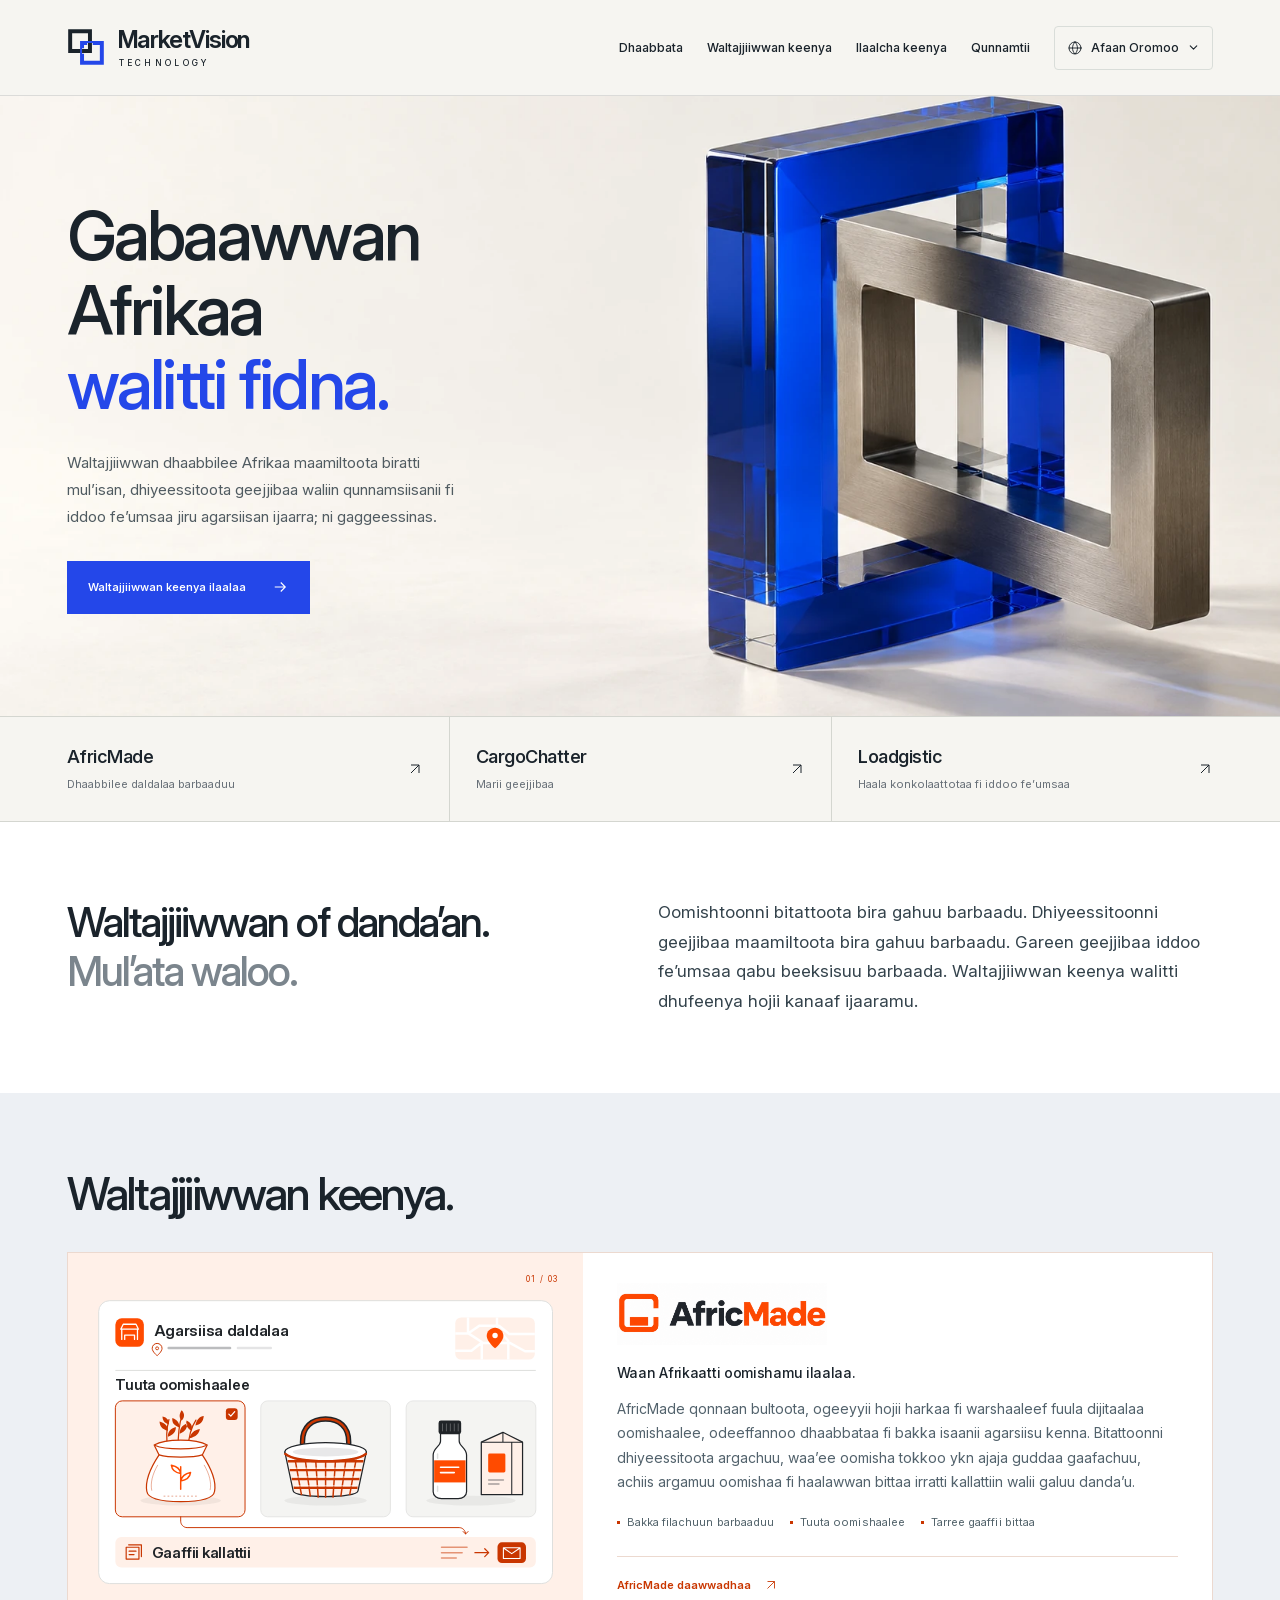
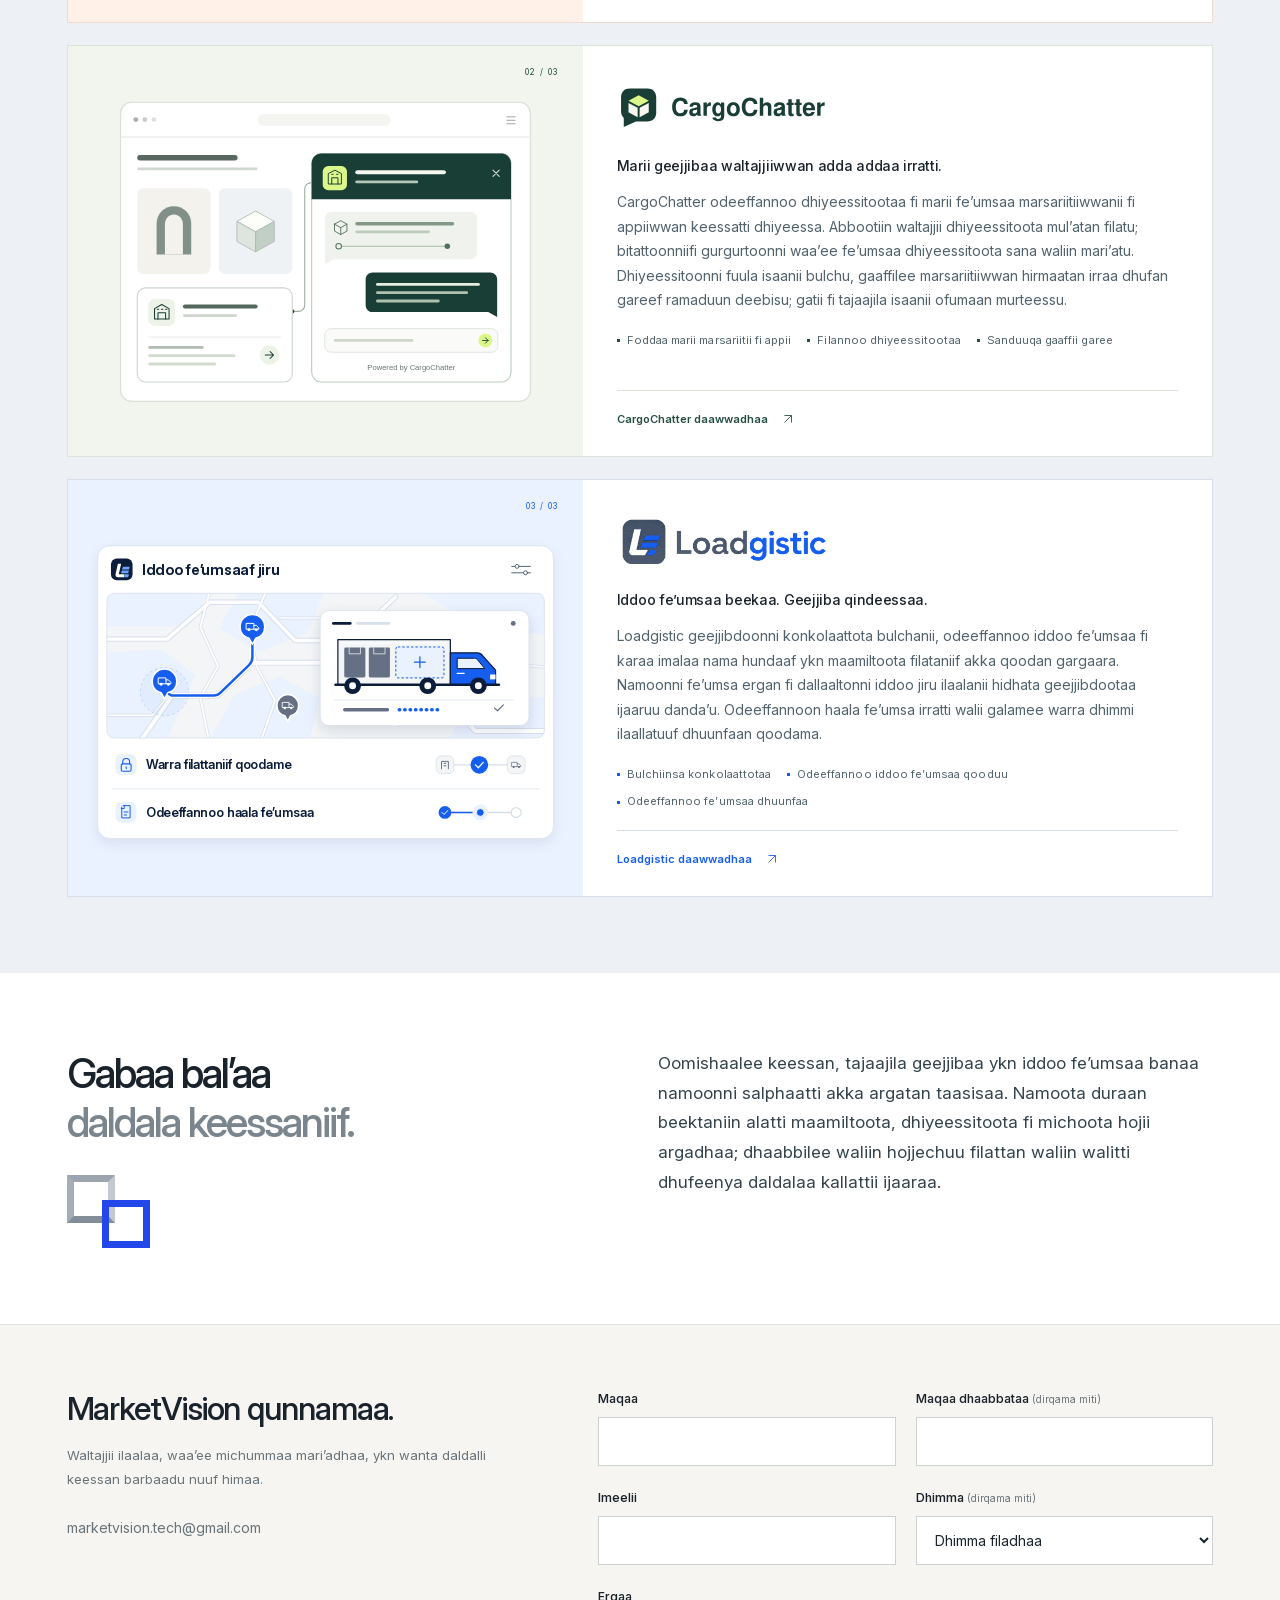
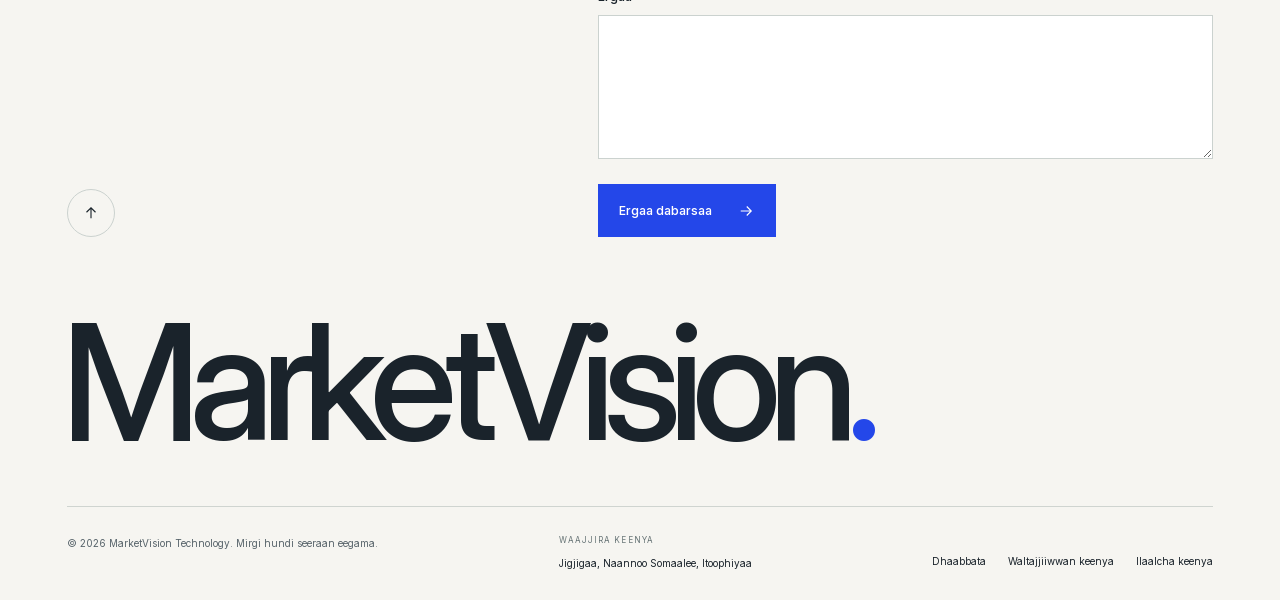
<file: om/index.html>
<!doctype html>
<html lang="om" dir="ltr">
<head>
  <meta charset="utf-8">
  <meta name="viewport" content="width=device-width, initial-scale=1">
  <meta name="theme-color" content="#f6f5f1">
  <title>MarketVision Technology — Gabaawwan Afrikaa walitti fidna</title>
  <meta name="description" content="MarketVision daldalaa fi geejjiba Afrikaatiif teeknooloojii ijaara. AfricMade, CargoChatter fi Loadgistic ilaalaa.">
  <meta property="og:type" content="website">
  <meta property="og:title" content="MarketVision Technology — Gabaawwan Afrikaa walitti fidna">
  <meta property="og:description" content="MarketVision daldalaa fi geejjiba Afrikaatiif teeknooloojii ijaara. AfricMade, CargoChatter fi Loadgistic ilaalaa.">
  <meta property="og:url" content="https://marketvisiontech.com/om/">
  <meta property="og:image" content="https://marketvisiontech.com/assets/marketvision-connect.webp">
  <meta property="og:image:alt" content="Fureemota halluu cuquliisaa fi sibiilaa wal keessa galan">
  <link rel="canonical" href="https://marketvisiontech.com/om/">
  <link rel="icon" type="image/svg+xml" href="../assets/mark.svg">
  <link rel="preload" href="../assets/inter-variable.woff2" as="font" type="font/woff2" crossorigin>
  <link rel="stylesheet" href="../styles.css?v=20261029-focused-copy">
  <script type="application/json" id="site-copy">{"nav.open": "Tarree banaa", "nav.close": "Tarree cufaa", "validation.required": "Bakka kana guutaa.", "validation.email": "Teessoo imeelii sirrii galchaa.", "validation.invalid": "Waan as galchitan ilaalaa.", "validation.tooLong": "Waan galchitan gabaabsaa.", "form.check": "Iddoowwan mallatteeffaman ilaalaa.", "form.sendingButton": "Ergamaa jira…", "form.unavailable": "Unki kun yeroo ammaa hin hojjetu. Boodarra irra deebi’aa yaalaa.", "form.refreshError": "Ergaa keessan erguu hin dandeenye. Fuula kana haaromsaa, irra deebi’aa yaalaa.", "form.sending": "Ergaan keessan ergamaa jira…", "form.rejected": "Ergaan keessan hin ergamne. Waan barreessitan ammas unka keessa jira. Irra deebi’aa yaalaa.", "form.success": "Galatoomaa. Ergaan keessan ergameera.", "form.timeout": "Ergaan keessan ergamuu isaa mirkaneessuu hin dandeenye. Waan barreessitan ammas unka keessa jira. Boodarra irra deebi’aa yaalaa.", "form.error": "Ergaan keessan ergamuu isaa mirkaneessuu hin dandeenye. Waan barreessitan ammas unka keessa jira. Irra deebi’aa yaalaa.", "form.send": "Ergaa dabarsaa", "nav.perspective": "Ilaalcha keenya"}</script><script src="../languages.js?v=20261029-focused-copy" defer></script><script src="../script.js?v=20261029-focused-copy" defer></script>
<meta property="og:locale" content="om_ET"><link rel="alternate" hreflang="en" href="https://marketvisiontech.com/"><meta property="og:locale:alternate" content="en_US"><link rel="alternate" hreflang="am" href="https://marketvisiontech.com/am/"><meta property="og:locale:alternate" content="am_ET"><link rel="alternate" hreflang="om" href="https://marketvisiontech.com/om/"><link rel="alternate" hreflang="so" href="https://marketvisiontech.com/so/"><meta property="og:locale:alternate" content="so_ET"><link rel="alternate" hreflang="x-default" href="https://marketvisiontech.com/"><link rel="stylesheet" href="../languages.css?v=20261029-focused-copy"></head>
<body>
  <a class="skip-link" href="#main">Gara qabiyyee ijoo darbaa</a>
  <header class="site-header">
    <div class="wrap header-inner">
      <a class="brand" href="#top" aria-label="Fuula jalqabaa MarketVision Technology">
        <img src="../assets/mark.svg" width="40" height="40" alt="">
        <span class="brand-type" lang="en">MarketVision<span>TECHNOLOGY</span></span>
      </a>
      <nav class="primary-nav" id="primary-nav" aria-label="Tarree ijoo marsariitichaa">
        <a href="#company">Dhaabbata</a><a href="#platforms">Waltajjiiwwan keenya</a><a href="#perspective">Ilaalcha keenya</a><a href="#contact">Qunnamtii</a>
      </nav>
    <details class="language-switcher" data-language-switcher>
      <summary aria-label="Afaan filadhaa: Afaan Oromoo"><svg class="language-globe" viewbox="0 0 24 24" fill="none" aria-hidden="true"><circle cx="12" cy="12" r="9"></circle><path d="M3 12h18M12 3c5 5 5 13 0 18-5-5-5-13 0-18Z"></path></svg><span class="language-current" lang="om">Afaan Oromoo</span><svg class="language-chevron" viewbox="0 0 16 16" fill="none" aria-hidden="true"><path d="m4 6 4 4 4-4"></path></svg></summary>
      <div class="language-options" aria-label="Afaan filadhaa"><a href="../" lang="en" hreflang="en" data-language-link="en"><span>English</span><svg viewbox="0 0 20 20" fill="none" aria-hidden="true"><path d="m4 10 4 4 8-8"></path></svg></a><a href="../am/" lang="am" hreflang="am" data-language-link="am"><span>አማርኛ</span><svg viewbox="0 0 20 20" fill="none" aria-hidden="true"><path d="m4 10 4 4 8-8"></path></svg></a><a href="../om/" lang="om" hreflang="om" data-language-link="om" aria-current="page"><span>Afaan Oromoo</span><svg viewbox="0 0 20 20" fill="none" aria-hidden="true"><path d="m4 10 4 4 8-8"></path></svg></a><a href="../so/" lang="so" hreflang="so" data-language-link="so"><span>Soomaali</span><svg viewbox="0 0 20 20" fill="none" aria-hidden="true"><path d="m4 10 4 4 8-8"></path></svg></a></div>
    </details><button class="menu-toggle" id="menu-toggle" type="button" aria-expanded="false" aria-controls="primary-nav" aria-label="Tarree banaa"><span></span><span></span></button>
      </div>
  </header>
  <main id="main">
    <section class="hero" id="top" aria-labelledby="hero-title">
      <div class="hero-stage">
      <img class="hero-art" src="../assets/marketvision-connect.webp" width="1659" height="948" fetchpriority="high" alt="">
      <div class="wrap hero-inner">
        <div class="hero-copy">
          <h1 id="hero-title">Gabaawwan<br>Afrikaa<br><span>walitti fidna.</span></h1>
          <p class="hero-description">Waltajjiiwwan dhaabbilee Afrikaa maamiltoota biratti mul’isan, dhiyeessitoota geejjibaa waliin qunnamsiisanii fi iddoo fe’umsaa jiru agarsiisan ijaarra; ni gaggeessinas.</p>
          <div class="hero-actions">
            <a class="button button-blue" href="#platforms">Waltajjiiwwan keenya ilaalaa <svg aria-hidden="true" viewbox="0 0 24 24"><path d="M5 12h14M13 6l6 6-6 6"></path></svg></a>
            </div>
        </div>
        </div>
      </div>
      <nav class="portfolio-index" aria-label="Waltajjiiwwan keenya">
        <div class="wrap portfolio-index-inner">
          <a href="#africmade"><span><strong lang="en">AfricMade</strong><small>Dhaabbilee daldalaa barbaaduu</small></span><svg aria-hidden="true" viewbox="0 0 24 24"><path d="M6 18 18 6M6 6h12v12"></path></svg></a>
          <a href="#cargochatter"><span><strong lang="en">CargoChatter</strong><small>Marii geejjibaa</small></span><svg aria-hidden="true" viewbox="0 0 24 24"><path d="M6 18 18 6M6 6h12v12"></path></svg></a>
          <a href="#loadgistic"><span><strong lang="en">Loadgistic</strong><small>Haala konkolaattotaa fi iddoo fe’umsaa</small></span><svg aria-hidden="true" viewbox="0 0 24 24"><path d="M6 18 18 6M6 6h12v12"></path></svg></a>
        </div>
      </nav>
    </section>
    <section class="company-section section-space" id="company" aria-labelledby="vision-title">
      <span id="vision" class="section-anchor" aria-hidden="true"></span>
      <div class="wrap company-grid">
        <div class="company-heading">
          <h2 id="vision-title">Waltajjiiwwan of danda’an.<br><span class="muted-heading">Mul’ata waloo.</span></h2>
        </div>
        <div class="company-copy">
          <p class="company-intro">Oomishtoonni bitattoota bira gahuu barbaadu. Dhiyeessitoonni geejjibaa maamiltoota bira gahuu barbaadu. Gareen geejjibaa iddoo fe’umsaa qabu beeksisuu barbaada. Waltajjiiwwan keenya walitti dhufeenya hojii kanaaf ijaaramu.</p>
        </div>
      </div>
    </section>
    <section class="platforms section-space" id="platforms" aria-labelledby="platforms-title">
      <div class="wrap">
        <div class="section-heading">
<div>
<h2 id="platforms-title">Waltajjiiwwan keenya.</h2>
</div>
</div>
        <div class="platform-collection">
          <article id="africmade" class="platform platform-africmade">
            <div class="platform-art">
<div class="platform-art-top">
<span>01 / 03</span>
</div>
<svg xmlns="http://www.w3.org/2000/svg" class="platform-illustration" width="1000" height="650" viewbox="0 0 1000 650" fill="none" role="img" focusable="false" aria-describedby="africmade-desc" aria-label="Fakkii fuula dhiyeessaan AfricMade irratti oomisha itti agarsiisu" data-platform-illustration="africmade">
  <title id="africmade-title">Fakkii agarsiisa oomishaa AfricMade</title>
  <desc id="africmade-desc">Oomishaalee qonnaa, hojii harkaa fi warshaa fuula dhiyeessaa irratti agarsiifaman; kaartaa bakkaa fi unka gaaffii wajjin.</desc>
  <rect width="1000" height="650" fill="#FFF0E8"></rect>
  <rect x="38" y="36" width="924" height="576" rx="22" fill="#FFFFFF" stroke="#DEDFDD" stroke-width="2"></rect>

  <!-- Supplier identity and a small, static geographic-discovery cue. -->
  <rect x="72" y="72" width="58" height="58" rx="13" fill="#FF4B00"></rect>
  <path d="M85 115V94H117V115M91 115V106H111V115M83 94L88 84H114L119 94H83Z" stroke="#FFFFFF" stroke-width="2.6" stroke-linecap="round" stroke-linejoin="round"></path>
  <text x="150" y="107" fill="#202428" font-family="inherit" font-size="32" font-weight="600" letter-spacing="-.6">Agarsiisa daldalaa</text>
  <path d="M157 123C151.5 123 147 127.4 147 133C147 140 157 148 157 148S167 140 167 133C167 127.4 162.5 123 157 123Z" stroke="#C93600" stroke-width="2" stroke-linejoin="round"></path>
  <circle cx="157" cy="133" r="3" stroke="#C93600" stroke-width="1.8"></circle>
  <rect x="178" y="130" width="130" height="5" rx="2.5" fill="#202428" opacity=".3"></rect>
  <rect x="319" y="130" width="72" height="5" rx="2.5" fill="#202428" opacity=".12"></rect>
  <rect x="764" y="70" width="162" height="86" rx="12" fill="#FFF0E8"></rect>
  <path d="M790 70V102L818 120V156M764 103H790L813 87H853L874 104H926M849 70V91L872 118V156M764 138H797L817 122H875L906 139H926" stroke="#FFFFFF" stroke-width="5" stroke-linejoin="round"></path>
  <path d="M845 91C835.6 91 828 98.4 828 107.8C828 119 845 133 845 133S862 119 862 107.8C862 98.4 854.4 91 845 91Z" fill="#FF4B00"></path>
  <circle cx="845" cy="107" r="5.5" fill="#FFFFFF"></circle>
  <path d="M72 178H928" stroke="#DEDFDD" stroke-width="2"></path>

  <text x="72" y="218" fill="#202428" font-family="inherit" font-size="30" font-weight="600" letter-spacing="-.45">Tuuta oomishaalee</text>

  <!-- Three recognizable product types, without invented listings or prices. -->
  <rect x="72" y="240" width="264" height="236" rx="14" fill="#FFF0E8" stroke="#C93600" stroke-width="2"></rect>
  <rect x="368" y="240" width="264" height="236" rx="14" fill="#F4F4F2" stroke="#DEDFDD" stroke-width="1.5"></rect>
  <rect x="664" y="240" width="264" height="236" rx="14" fill="#F4F4F2" stroke="#DEDFDD" stroke-width="1.5"></rect>
  <rect x="297" y="255" width="24" height="24" rx="6" fill="#C93600"></rect>
  <path d="m303 267 4 4 8-9" stroke="#FFFFFF" stroke-width="2.5" stroke-linecap="round" stroke-linejoin="round"></path>

  <!-- Farm produce: a stitched grain sack and three wheat stems. -->
  <ellipse cx="205" cy="443" rx="82" ry="10" fill="#202428" opacity=".06"></ellipse>
  <path d="M179 336C175 316 177 293 181 278M200 337C199 306 203 284 208 268M220 337C221 314 228 291 236 279" stroke="#C93600" stroke-width="2.5" stroke-linecap="round"></path>
  <path d="M179 301C167 298 162 291 162 282C174 285 179 292 179 301ZM179 313C190 309 196 302 195 293C184 296 178 304 179 313ZM181 288C171 285 168 279 168 272C178 274 181 280 181 288ZM202 294C190 290 187 283 188 275C199 279 203 286 202 294ZM203 307C215 302 219 294 218 286C207 290 203 297 203 307ZM207 280C201 274 202 266 207 259C214 266 213 274 207 280ZM227 301C217 295 215 288 217 280C227 285 230 293 227 301ZM223 316C236 313 243 306 244 297C232 299 225 306 223 316ZM235 290C237 278 244 272 252 271C251 283 244 289 235 290Z" fill="#C93600"></path>
  <path d="M151 330C165 322 186 320 205 320C224 320 245 322 259 330L249 350C267 377 278 401 274 424C272 439 246 445 205 445C164 445 138 439 136 424C132 401 143 377 161 350L151 330Z" fill="#FFFFFF" stroke="#C93600" stroke-width="2.5" stroke-linejoin="round"></path>
  <path d="M153 331C173 340 236 340 257 331M161 350C180 356 230 356 249 350" stroke="#C93600" stroke-width="2.3" stroke-linecap="round"></path>
  <path d="M158 371C147 390 143 408 146 422M253 371C264 390 268 408 265 421" stroke="#C93600" stroke-width="2" stroke-linecap="round" opacity=".4"></path>
  <path d="M171 434H239" stroke="#C93600" stroke-width="2" stroke-linecap="round" stroke-dasharray="2 6" opacity=".45"></path>
  <path d="M205 420V374M205 388C193 386 187 379 186 371C197 373 204 380 205 388ZM205 403C217 401 224 394 225 386C214 388 207 395 205 403Z" stroke="#FF4B00" stroke-width="3" stroke-linecap="round" stroke-linejoin="round"></path>

  <!-- Artisan work: a basket with a handle, a defined rim and woven bands. -->
  <ellipse cx="500" cy="443" rx="84" ry="10" fill="#202428" opacity=".06"></ellipse>
  <path d="M453 352V323C453 293 472 277 500 277C528 277 547 293 547 323V352" stroke="#202428" stroke-width="11" stroke-linecap="round"></path>
  <path d="M453 352V323C453 293 472 277 500 277C528 277 547 293 547 323V352" stroke="#C93600" stroke-width="5" stroke-linecap="round"></path>
  <path d="M417 344L434 423C437 439 563 439 566 423L583 344H417Z" fill="#FFF0E8" stroke="#202428" stroke-width="2.5" stroke-linejoin="round"></path>
  <path d="M423 363H577M427 381H573M431 399H569M435 417H565" stroke="#C93600" stroke-width="5"></path>
  <path d="M436 349L451 432M457 349L469 435M479 349L485 437M500 349V437M521 349L515 437M543 349L531 435M564 349L549 432" stroke="#C93600" stroke-width="3"></path>
  <path d="M425 359H575M429 377H571M433 395H567M437 413H563" stroke="#FFFFFF" stroke-width="2" opacity=".8"></path>
  <ellipse cx="500" cy="344" rx="83" ry="19" fill="#FFFFFF" stroke="#202428" stroke-width="2.5"></ellipse>
  <ellipse cx="500" cy="344" rx="67" ry="9" fill="#202428" opacity=".1"></ellipse>
  <path d="M418 348C439 368 561 368 582 348" stroke="#C93600" stroke-width="5" stroke-linecap="round"></path>

  <!-- Manufactured goods: a capped bottle and folded retail packaging. -->
  <ellipse cx="796" cy="443" rx="91" ry="10" fill="#202428" opacity=".06"></ellipse>
  <path d="M817 324L861 304L901 324V431H817V324Z" fill="#FFF0E8" stroke="#202428" stroke-width="2.5" stroke-linejoin="round"></path>
  <path d="M817 324H901M861 304V324M879 325V431" stroke="#202428" stroke-width="2.1" stroke-linejoin="round"></path>
  <rect x="831" y="347" width="35" height="39" rx="3" fill="#FF4B00"></rect>
  <path d="M832 401H862M832 409H853" stroke="#202428" stroke-width="3" stroke-linecap="round" opacity=".4"></path>
  <path d="M734 302H772V322C772 332 787 336 787 350V425C787 434 779 439 770 439H736C727 439 719 434 719 425V350C719 336 734 332 734 322V302Z" fill="#FFFFFF" stroke="#202428" stroke-width="2.5" stroke-linejoin="round"></path>
  <rect x="730" y="280" width="46" height="28" rx="5" fill="#202428"></rect>
  <path d="M738 286V302M746 286V302M754 286V302M762 286V302M770 286V302" stroke="#FFFFFF" stroke-width="1.6" opacity=".35"></path>
  <rect x="721" y="361" width="64" height="45" fill="#FF4B00"></rect>
  <path d="M734 375H771M734 386H762" stroke="#FFFFFF" stroke-width="3.2" stroke-linecap="round"></path>
  <path d="M728 348V357M728 414V424" stroke="#DEDFDD" stroke-width="3" stroke-linecap="round"></path>

  <!-- A selected item joins an enquiry list; the next action is an inbox enquiry. -->
  <path d="M205 476V485C205 492 211 498 218 498H772C779 498 785 504 785 511" stroke="#C93600" stroke-width="2" stroke-linecap="round"></path>
  <path d="m780 506 5 5 5-5" stroke="#C93600" stroke-width="2" stroke-linecap="round" stroke-linejoin="round"></path>
  <rect x="72" y="517" width="856" height="62" rx="12" fill="#FFF0E8"></rect>
  <path d="M94 538H120V562H94V538ZM99 533H125V557M100 546H114M100 553H110" stroke="#C93600" stroke-width="2.4" stroke-linecap="round" stroke-linejoin="round"></path>
  <text x="146" y="559" fill="#202428" font-family="inherit" font-size="31" font-weight="600" letter-spacing="-.45">Gaaffii kallattii</text>
  <path d="M736 538H788M736 549H778M736 560H766" stroke="#C93600" stroke-width="3" stroke-linecap="round" opacity=".5"></path>
  <path d="M804 549H832M824 541L832 549L824 557" stroke="#C93600" stroke-width="2.5" stroke-linecap="round" stroke-linejoin="round"></path>
  <rect x="850" y="528" width="58" height="42" rx="9" fill="#C93600"></rect>
  <path d="M862 539H896V561H862V539ZM863 540L879 551L895 540" stroke="#FFFFFF" stroke-width="2.2" stroke-linecap="round" stroke-linejoin="round"></path>
</svg>
</div>
            <div class="platform-content">
              <div class="platform-title"><h3 class="platform-logo-frame"><img class="platform-logo platform-logo-africmade" src="../assets/africmade-logo.webp?v=20261024-showroom" width="1942" height="809" loading="lazy" alt="AfricMade"></h3></div>
              <p class="platform-subtitle">Waan Afrikaatti oomishamu ilaalaa.</p>
              <p>AfricMade qonnaan bultoota, ogeeyyii hojii harkaa fi warshaaleef fuula dijitaalaa oomishaalee, odeeffannoo dhaabbataa fi bakka isaanii agarsiisu kenna. Bitattoonni dhiyeessitoota argachuu, waa’ee oomisha tokkoo ykn ajaja guddaa gaafachuu, achiis argamuu oomishaa fi haalawwan bittaa irratti kallattiin walii galuu danda’u.</p>
              <ul class="feature-list" aria-label="Waan AfricMade irratti gochuu dandeessan">
<li>Bakka filachuun barbaaduu</li>
<li>Tuuta oomishaalee</li>
<li>Tarree gaaffii bittaa</li>
</ul>
              <div class="platform-bottom"><a class="external-link" href="https://africmade.com/" target="_blank" rel="noopener noreferrer">AfricMade daawwadhaa <svg aria-hidden="true" viewbox="0 0 24 24"><path d="M6 18 18 6M6 6h12v12"></path></svg><span class="sr-only"> (caancala haaraa keessatti banama)</span></a></div>
            </div>
          </article>
          <article id="cargochatter" class="platform platform-cargochatter" aria-labelledby="cargochatter-name">
          <div class="platform-art platform-art-chat">
            <div class="platform-art-top">
<span>02 / 03</span>
</div>
            <img src="../assets/cargochatter-visual.svg" width="640" height="520" loading="lazy" decoding="async" alt="Fakkii fuula odeeffannoo dhiyeessaa geejjibaa fi foddaa marii cinaa isaa, marsariitii daldalaa irratti">
          </div>
          <div class="platform-content">
            <div class="platform-title"><h3 id="cargochatter-name"><img class="platform-logo" src="../assets/cargochatter-logo.svg" width="311" height="64" loading="lazy" alt="CargoChatter"></h3></div>
            <p class="platform-subtitle">Marii geejjibaa waltajjiiwwan adda addaa irratti.</p>
            <p>CargoChatter odeeffannoo dhiyeessitootaa fi marii fe’umsaa marsariitiiwwanii fi appiiwwan keessatti dhiyeessa. Abbootiin waltajjii dhiyeessitoota mul’atan filatu; bitattoonniifi gurgurtoonni waa’ee fe’umsaa dhiyeessitoota sana waliin mari’atu. Dhiyeessitoonni fuula isaanii bulchu, gaaffilee marsariitiiwwan hirmaatan irraa dhufan gareef ramaduun deebisu; gatii fi tajaajila isaanii ofumaan murteessu.</p>
            <ul class="feature-list" aria-label="Waan CargoChatter irratti gochuu dandeessan">
<li>Foddaa marii marsariitii fi appii</li>
<li>Filannoo dhiyeessitootaa</li>
<li>Sanduuqa gaaffii garee</li>
</ul>
            <div class="platform-bottom"><a class="external-link" href="https://cargochatter.com/?lang=om" target="_blank" rel="noopener noreferrer">CargoChatter daawwadhaa <svg aria-hidden="true" viewbox="0 0 24 24"><path d="M6 18 18 6M6 6h12v12"></path></svg><span class="sr-only"> (caancala haaraa keessatti banama)</span></a></div>
          </div>
        </article>
      <article id="loadgistic" class="platform platform-loadgistic">
            <div class="platform-art">
<div class="platform-art-top">
<span>03 / 03</span>
</div>
<svg xmlns="http://www.w3.org/2000/svg" xmlns:xlink="http://www.w3.org/1999/xlink" width="1000" height="650" viewbox="0 0 1000 650" fill="none" class="platform-illustration" role="img" focusable="false" aria-describedby="loadgistic-desc" aria-label="Fakkii kaartaa geejjibaa Loadgistic" data-platform-illustration="loadgistic">
  <title id="loadgistic-title">Fakkii kaartaa geejjibaa Loadgistic</title>
  <desc id="loadgistic-desc">Kaartaa konkolaattotaa fi karaawwan imalaa. Cinaa isaatti konkolaataan iddoo fe’umsaa qabu, filannoon namoota muraasaaf qooduu fi haalli fe’umsaa agarsiifamu.</desc>
  <defs>
    <filter id="lgv-dashboard-shadow" x="-10%" y="-12%" width="120%" height="130%" color-interpolation-filters="sRGB">
      <fegaussianblur in="SourceAlpha" stddeviation="12" result="lgv-panel-blur"></fegaussianblur>
      <feoffset in="lgv-panel-blur" dy="10" result="lgv-panel-offset"></feoffset>
      <feflood flood-color="#0B1D3A" flood-opacity=".07" result="lgv-panel-color"></feflood>
      <fecomposite in="lgv-panel-color" in2="lgv-panel-offset" operator="in" result="lgv-panel-shadow"></fecomposite>
      <femerge><femergenode in="lgv-panel-shadow"></femergenode><femergenode in="SourceGraphic"></femergenode></femerge>
    </filter>
    <filter id="lgv-truck-shadow" x="-15%" y="-20%" width="130%" height="145%" color-interpolation-filters="sRGB">
      <fegaussianblur in="SourceAlpha" stddeviation="13" result="lgv-truck-blur"></fegaussianblur>
      <feoffset in="lgv-truck-blur" dy="10" result="lgv-truck-offset"></feoffset>
      <feflood flood-color="#0B1D3A" flood-opacity=".12" result="lgv-truck-color"></feflood>
      <fecomposite in="lgv-truck-color" in2="lgv-truck-offset" operator="in" result="lgv-truck-shadow-layer"></fecomposite>
      <femerge><femergenode in="lgv-truck-shadow-layer"></femergenode><femergenode in="SourceGraphic"></femergenode></femerge>
    </filter>
    <clippath id="lgv-map-clip">
      <rect x="54" y="122" width="892" height="296" rx="16"></rect>
    </clippath>
    <g id="lgv-vehicle-glyph" stroke="currentColor" stroke-width="2" stroke-linecap="round" stroke-linejoin="round">
      <path d="M-12-7H3V5H-12Z"></path>
      <path d="M3-3H8L13 2V5H3"></path>
      <circle cx="-7" cy="6" r="3" fill="currentColor" stroke="none"></circle>
      <circle cx="8" cy="6" r="3" fill="currentColor" stroke="none"></circle>
    </g>
  </defs>

  <rect width="1000" height="650" fill="#EAF1FF"></rect>
  <rect x="36" y="26" width="928" height="596" rx="25" fill="#FFFFFF" stroke="#D7DFEB" stroke-width="1.5" filter="url(#lgv-dashboard-shadow)"></rect>

  <!-- Loadgistic's compact mark anchors a single capacity workspace. -->
  <rect x="63" y="52" width="44" height="44" rx="12" fill="#0B1D3A"></rect>
  <g transform="translate(64 52) scale(.087)">
    <path d="M151 120H227L172 370H309L291 440H155C112 440 87 405 97 361L151 120Z" fill="#FFFFFF"></path>
    <path d="M270 191H407C422 191 430 203 424 217L407 257H247L266 203C268 196 276 191 280 191Z M246 279H389C403 279 410 290 405 303L387 346H222L240 292C242 285 244 282 246 279Z M316 370H393C406 370 412 380 407 392L387 440H291L311 384C313 377 315 373 316 370Z" fill="#6BA5FF"></path>
  </g>
  <text x="126" y="86" fill="#0B1D3A" font-size="30" font-weight="650" letter-spacing="-.55" font-family="inherit">Iddoo fe’umsaaf jiru</text>
  <g stroke="#526375" stroke-width="2" stroke-linecap="round" aria-hidden="true">
    <path d="M879 68H917M879 81H917"></path>
    <circle cx="890" cy="68" r="4" fill="#FFFFFF"></circle>
    <circle cx="907" cy="81" r="4" fill="#FFFFFF"></circle>
  </g>

  <!-- A schematic map uses static pins and unnamed routes, without live positions. -->
  <g clip-path="url(#lgv-map-clip)" aria-hidden="true">
    <rect x="54" y="122" width="892" height="296" fill="#F3F5F7"></rect>
    <path d="M54 122H262L218 191H54Z M54 244L165 237L235 290L178 418H54Z M322 122H497L462 204L364 242L284 195Z M315 329L404 293L488 336L468 418H266Z M696 122H946V207L818 194Z M788 353L946 333V418H752Z" fill="#EAF1FF"></path>
    <g stroke="#D7DFEB" stroke-linecap="round" stroke-linejoin="round">
      <path d="M39 216L177 216L264 141L363 141L438 219L549 219L643 130" stroke-width="11"></path>
      <path d="M117 432L188 331L280 331L351 264L493 264L560 333L742 333L805 403L956 403" stroke-width="12"></path>
      <path d="M266 111L245 192L281 271L245 335L264 430M382 111L344 201L360 272L397 341L366 430" stroke-width="7"></path>
      <path d="M51 371L147 371L204 303M407 173H545M650 392L699 298L803 258L953 274" stroke-width="6"></path>
    </g>
    <g stroke="#FFFFFF" stroke-linecap="round" stroke-linejoin="round">
      <path d="M39 216L177 216L264 141L363 141L438 219L549 219L643 130" stroke-width="7"></path>
      <path d="M117 432L188 331L280 331L351 264L493 264L560 333L742 333L805 403L956 403" stroke-width="8"></path>
      <path d="M266 111L245 192L281 271L245 335L264 430M382 111L344 201L360 272L397 341L366 430" stroke-width="4"></path>
      <path d="M51 371L147 371L204 303M407 173H545M650 392L699 298L803 258L953 274" stroke-width="3"></path>
    </g>

    <circle cx="172" cy="323" r="49" fill="#155EEF" fill-opacity=".035" stroke="#155EEF" stroke-opacity=".25" stroke-width="1.5" stroke-dasharray="5 6"></circle>
    <path d="M172 323L187 331H272C277 331 282 329 286 325L344 269C348 265 351 259 351 253V218" stroke="#FFFFFF" stroke-width="10" stroke-linecap="round" stroke-linejoin="round"></path>
    <path d="M172 323L187 331H272C277 331 282 329 286 325L344 269C348 265 351 259 351 253V218" stroke="#155EEF" stroke-width="5" stroke-linecap="round" stroke-linejoin="round"></path>

    <g transform="translate(172 310)">
      <path d="M0 27L-7 15C-19 12-25 3-25-8C-25-22-14-33 0-33C14-33 25-22 25-8C25 3 19 12 7 15Z" fill="#155EEF" stroke="#FFFFFF" stroke-width="3"></path>
      <use xlink:href="#lgv-vehicle-glyph" transform="translate(0 -8)" color="#FFFFFF"></use>
    </g>
    <g transform="translate(351 199)">
      <path d="M0 27L-7 15C-19 12-25 3-25-8C-25-22-14-33 0-33C14-33 25-22 25-8C25 3 19 12 7 15Z" fill="#155EEF" stroke="#FFFFFF" stroke-width="3"></path>
      <use xlink:href="#lgv-vehicle-glyph" transform="translate(0 -8)" color="#FFFFFF"></use>
    </g>
    <g transform="translate(423 359)">
      <path d="M0 24L-6 13C-16 10-22 2-22-8C-22-20-12-30 0-30C12-30 22-20 22-8C22 2 16 10 6 13Z" fill="#667085" stroke="#FFFFFF" stroke-width="3"></path>
      <use xlink:href="#lgv-vehicle-glyph" transform="translate(0 -8) scale(.87)" color="#FFFFFF"></use>
    </g>
  </g>
  <rect x="54.75" y="122.75" width="890.5" height="294.5" rx="15.25" stroke="#D7DFEB" stroke-width="1.5"></rect>

  <!-- The foreground vehicle makes occupied and available cargo space tangible. -->
  <g aria-hidden="true">
    <rect x="489" y="158" width="425" height="234" rx="18" fill="#FFFFFF" stroke="#D7DFEB" stroke-width="1.5" filter="url(#lgv-truck-shadow)"></rect>
    <rect x="513" y="181" width="40" height="6" rx="3" fill="#0B1D3A"></rect>
    <rect x="562" y="181" width="70" height="6" rx="3" fill="#D7DFEB"></rect>
    <circle cx="882" cy="184" r="5" fill="#667085"></circle>

    <path d="M525 217H754V309H525Z" fill="#F3F5F7" stroke="#0B1D3A" stroke-width="2.5" stroke-linejoin="round"></path>
    <path d="M533 224H746" stroke="#FFFFFF" stroke-width="2"></path>
    <rect x="538" y="233" width="43" height="61" rx="3" fill="#667085"></rect>
    <rect x="588" y="233" width="43" height="61" rx="3" fill="#667085"></rect>
    <path d="M548 233V246H571V233M598 233V246H621V233" stroke="#FFFFFF" stroke-opacity=".7" stroke-width="2"></path>
    <rect x="643" y="232" width="98" height="63" rx="4" fill="#EAF1FF" stroke="#155EEF" stroke-width="2" stroke-dasharray="5 4"></rect>
    <path d="M681 263H703M692 252V274" stroke="#155EEF" stroke-width="2.5" stroke-linecap="round"></path>

    <path d="M754 244H809C814 244 817 246 820 250L846 279V309H754Z" fill="#155EEF" stroke="#0B1D3A" stroke-width="2.5" stroke-linejoin="round"></path>
    <path d="M768 255H803C806 255 808 256 810 259L824 276H768Z" fill="#EAF1FF" stroke="#0B1D3A" stroke-width="2" stroke-linejoin="round"></path>
    <path d="M768 286H782" stroke="#FFFFFF" stroke-width="2.5" stroke-linecap="round"></path>
    <path d="M835 288H846V298H835Z" fill="#FFFFFF"></path>
    <path d="M520 309H853" stroke="#0B1D3A" stroke-width="5" stroke-linecap="round"></path>
    <circle cx="555" cy="311" r="17" fill="#0B1D3A"></circle>
    <circle cx="555" cy="311" r="7" fill="#FFFFFF"></circle>
    <circle cx="708" cy="311" r="17" fill="#0B1D3A"></circle>
    <circle cx="708" cy="311" r="7" fill="#FFFFFF"></circle>
    <circle cx="811" cy="311" r="17" fill="#0B1D3A"></circle>
    <circle cx="811" cy="311" r="7" fill="#FFFFFF"></circle>
    <path d="M518 340H882" stroke="#D7DFEB" stroke-width="1.5" stroke-linecap="round"></path>
    <path d="M539 360H626" stroke="#667085" stroke-width="7" stroke-linecap="round"></path>
    <path d="M650 360H737" stroke="#155EEF" stroke-width="7" stroke-linecap="round" stroke-dasharray="1 10"></path>
    <path d="M844 356L850 362L862 350" stroke="#667085" stroke-width="2.5" stroke-linecap="round" stroke-linejoin="round"></path>
  </g>

  <!-- Wide rows preserve the translated labels and keep the sharing model visible. -->
  <path d="M65 521H935" stroke="#D7DFEB" stroke-width="1.5"></path>
  <g aria-hidden="true">
    <rect x="72" y="450" width="43" height="43" rx="12" fill="#EAF1FF"></rect>
    <path d="M87 470V466C87 462 90 459 94 459C98 459 101 462 101 466V470" stroke="#155EEF" stroke-width="2.2" stroke-linecap="round"></path>
    <rect x="84" y="470" width="20" height="15" rx="3" stroke="#155EEF" stroke-width="2.2"></rect>
    <path d="M94 476V480" stroke="#155EEF" stroke-width="2" stroke-linecap="round"></path>
    <path d="M760 472H803M823 472H871" stroke="#D7DFEB" stroke-width="2.5" stroke-linecap="round"></path>
    <rect x="725" y="454" width="36" height="36" rx="10" fill="#F3F5F7" stroke="#D7DFEB" stroke-width="1.5"></rect>
    <path d="M736 480V465H750V480M741 469H745M741 474H745" stroke="#667085" stroke-width="2" stroke-linecap="round" stroke-linejoin="round"></path>
    <circle cx="813" cy="472" r="18" fill="#155EEF"></circle>
    <path d="M805 472L811 478L821 467" stroke="#FFFFFF" stroke-width="2.5" stroke-linecap="round" stroke-linejoin="round"></path>
    <rect x="870" y="454" width="36" height="36" rx="10" fill="#F3F5F7" stroke="#D7DFEB" stroke-width="1.5"></rect>
    <use xlink:href="#lgv-vehicle-glyph" transform="translate(888 472) scale(.72)" color="#667085"></use>
  </g>
  <text x="134" y="481" fill="#0B1D3A" font-size="26" font-weight="600" letter-spacing="-.35" font-family="inherit">Warra filattaniif qoodame</text>

  <g aria-hidden="true">
    <rect x="72" y="547" width="43" height="43" rx="12" fill="#EAF1FF"></rect>
    <path d="M88 555H102V580H85V558" stroke="#155EEF" stroke-width="2" stroke-linecap="round" stroke-linejoin="round"></path>
    <path d="M90 555V561H84M90 568H98M90 574H95" stroke="#155EEF" stroke-width="2" stroke-linecap="round" stroke-linejoin="round"></path>
    <path d="M744 569H888" stroke="#D7DFEB" stroke-width="3" stroke-linecap="round"></path>
    <path d="M744 569H815" stroke="#155EEF" stroke-width="3" stroke-linecap="round"></path>
    <circle cx="743" cy="569" r="13" fill="#155EEF"></circle>
    <path d="M737 569L741 573L749 565" stroke="#FFFFFF" stroke-width="2" stroke-linecap="round" stroke-linejoin="round"></path>
    <circle cx="815" cy="569" r="16" fill="#EAF1FF"></circle>
    <circle cx="815" cy="569" r="8" fill="#155EEF" stroke="#FFFFFF" stroke-width="2"></circle>
    <circle cx="888" cy="569" r="10" fill="#FFFFFF" stroke="#D7DFEB" stroke-width="2.5"></circle>
  </g>
  <text x="134" y="578" fill="#0B1D3A" font-size="26" font-weight="600" letter-spacing="-.35" font-family="inherit">Odeeffannoo haala fe’umsaa</text>
</svg>
</div>
            <div class="platform-content">
              <div class="platform-title"><h3><img class="platform-logo" src="../assets/loadgistic-logo.png" width="1510" height="390" loading="lazy" alt="Loadgistic"></h3></div>
              <p class="platform-subtitle">Iddoo fe’umsaa beekaa. Geejjiba qindeessaa.</p>
              <p>Loadgistic geejjibdoonni konkolaattota bulchanii, odeeffannoo iddoo fe’umsaa fi karaa imalaa nama hundaaf ykn maamiltoota filataniif akka qoodan gargaara. Namoonni fe’umsa ergan fi dallaaltonni iddoo jiru ilaalanii hidhata geejjibdootaa ijaaruu danda’u. Odeeffannoon haala fe’umsa irratti walii galamee warra dhimmi ilaallatuuf dhuunfaan qoodama.</p>
              <ul class="feature-list" aria-label="Waan Loadgistic irratti gochuu dandeessan">
<li>Bulchiinsa konkolaattotaa</li>
<li>Odeeffannoo iddoo fe’umsaa qooduu</li>
<li>Odeeffannoo fe’umsaa dhuunfaa</li>
</ul>
              <div class="platform-bottom"><a class="external-link" href="https://loadgistic.com/" target="_blank" rel="noopener noreferrer">Loadgistic daawwadhaa <svg aria-hidden="true" viewbox="0 0 24 24"><path d="M6 18 18 6M6 6h12v12"></path></svg><span class="sr-only"> (caancala haaraa keessatti banama)</span></a></div>
            </div>
          </article>
        </div>
        </div>
    </section>
    <section class="perspective section-space" id="perspective" aria-labelledby="perspective-title">
  <div class="wrap perspective-grid">
    <div class="perspective-heading">
      <h2 id="perspective-title">Gabaa bal’aa<br><span class="muted-heading">daldala keessaniif.</span></h2>
      <div class="perspective-squares" aria-hidden="true">
<span></span><span></span>
</div>
    </div>
    <div class="perspective-copy">
      <p>Oomishaalee keessan, tajaajila geejjibaa ykn iddoo fe’umsaa banaa namoonni salphaatti akka argatan taasisaa. Namoota duraan beektaniin alatti maamiltoota, dhiyeessitoota fi michoota hojii argadhaa; dhaabbilee waliin hojjechuu filattan waliin walitti dhufeenya daldalaa kallattii ijaaraa.</p>
    </div>
  </div>
</section></main>
  <footer class="site-footer" id="contact"><div class="wrap">
    <div class="footer-top has-contact-form">
      <div class="contact-copy">
        <h2 id="contact-title">MarketVision qunnamaa.</h2>
        <p>Waltajjii ilaalaa, waa’ee michummaa mari’adhaa, ykn wanta daldalli keessan barbaadu nuuf himaa.</p>
        <p class="contact-address">marketvision.tech@gmail.com</p>
      </div>
      <div class="contact-form-panel" id="contact-form-panel">
        <p class="contact-form-availability" id="contact-form-availability" role="status">Unki kun yeroo ammaa hin hojjetu. Boodarra irra deebi’aa yaalaa.</p>
        <noscript><p class="contact-noscript">Unka kana erguuf JavaScript akka hojjetu taasisaa.</p></noscript>
        <form class="contact-form" id="contact-form" action="https://api.web3forms.com/submit" method="post" aria-labelledby="contact-title">
          <div class="contact-form-grid">
            <label class="contact-field" for="contact-name">Maqaa
              <input id="contact-name" name="name" type="text" autocomplete="name" maxlength="120" required>
            </label>
            <label class="contact-field" for="contact-business">Maqaa dhaabbataa <span class="field-optional">(dirqama miti)</span>
              <input id="contact-business" name="business" type="text" autocomplete="organization" maxlength="160">
            </label>
            <label class="contact-field" for="contact-email">Imeelii
              <input id="contact-email" name="email" type="email" autocomplete="email" maxlength="254" required>
            </label>
            <label class="contact-field" for="contact-topic">Dhimma <span class="field-optional">(dirqama miti)</span>
              <select id="contact-topic" name="topic">
                <option value="">Dhimma filadhaa</option>
                <option value="General enquiry">Gaaffii waliigalaa</option>
                <option value="Our platforms">Waltajjiiwwan keenya</option>
                <option value="Partnerships">Waliin hojjechuu</option>
                </select>
            </label>
            <label class="contact-field contact-field-message" for="contact-message">Ergaa
              <textarea id="contact-message" name="message" rows="5" maxlength="5000" required></textarea>
            </label>
          </div>
          <input class="contact-honeypot" id="contact-botcheck" name="botcheck" type="checkbox" tabindex="-1" autocomplete="off" aria-hidden="true">
          <button class="button button-blue contact-submit" id="contact-submit" type="submit" disabled><span id="contact-submit-label">Ergaa dabarsaa</span><svg aria-hidden="true" viewbox="0 0 24 24"><path d="M5 12h14M13 6l6 6-6 6"></path></svg></button>
          <p class="contact-form-status" id="contact-form-status" role="status" aria-live="polite" aria-atomic="true" tabindex="-1" hidden></p>
        </form>
      </div>
      <a class="back-top" href="#top" aria-label="Gara gubbaatti deebi’aa"><svg aria-hidden="true" viewbox="0 0 24 24"><path d="M12 19V5m-6 6 6-6 6 6"></path></svg></a>
    </div>
    <div class="footer-wordmark" aria-hidden="true" lang="en">MarketVision<span>.</span>
</div>
    <div class="footer-bottom">
<div>
<p>© <span id="copyright-year">2026</span> MarketVision Technology. <span>Mirgi hundi seeraan eegama.</span></p>
</div>
<div>
<span class="footer-label">WAAJJIRA KEENYA</span><address>Jigjigaa, Naannoo Somaalee, Itoophiyaa</address>
</div>
<nav aria-label="Tarree jala fuulaa"><a href="#company">Dhaabbata</a><a href="#platforms">Waltajjiiwwan keenya</a><a href="#perspective">Ilaalcha keenya</a></nav>
</div>
  </div></footer>
  <script src="../form-config.js?v=20261023-active"></script>
</body>
</html>
</file>
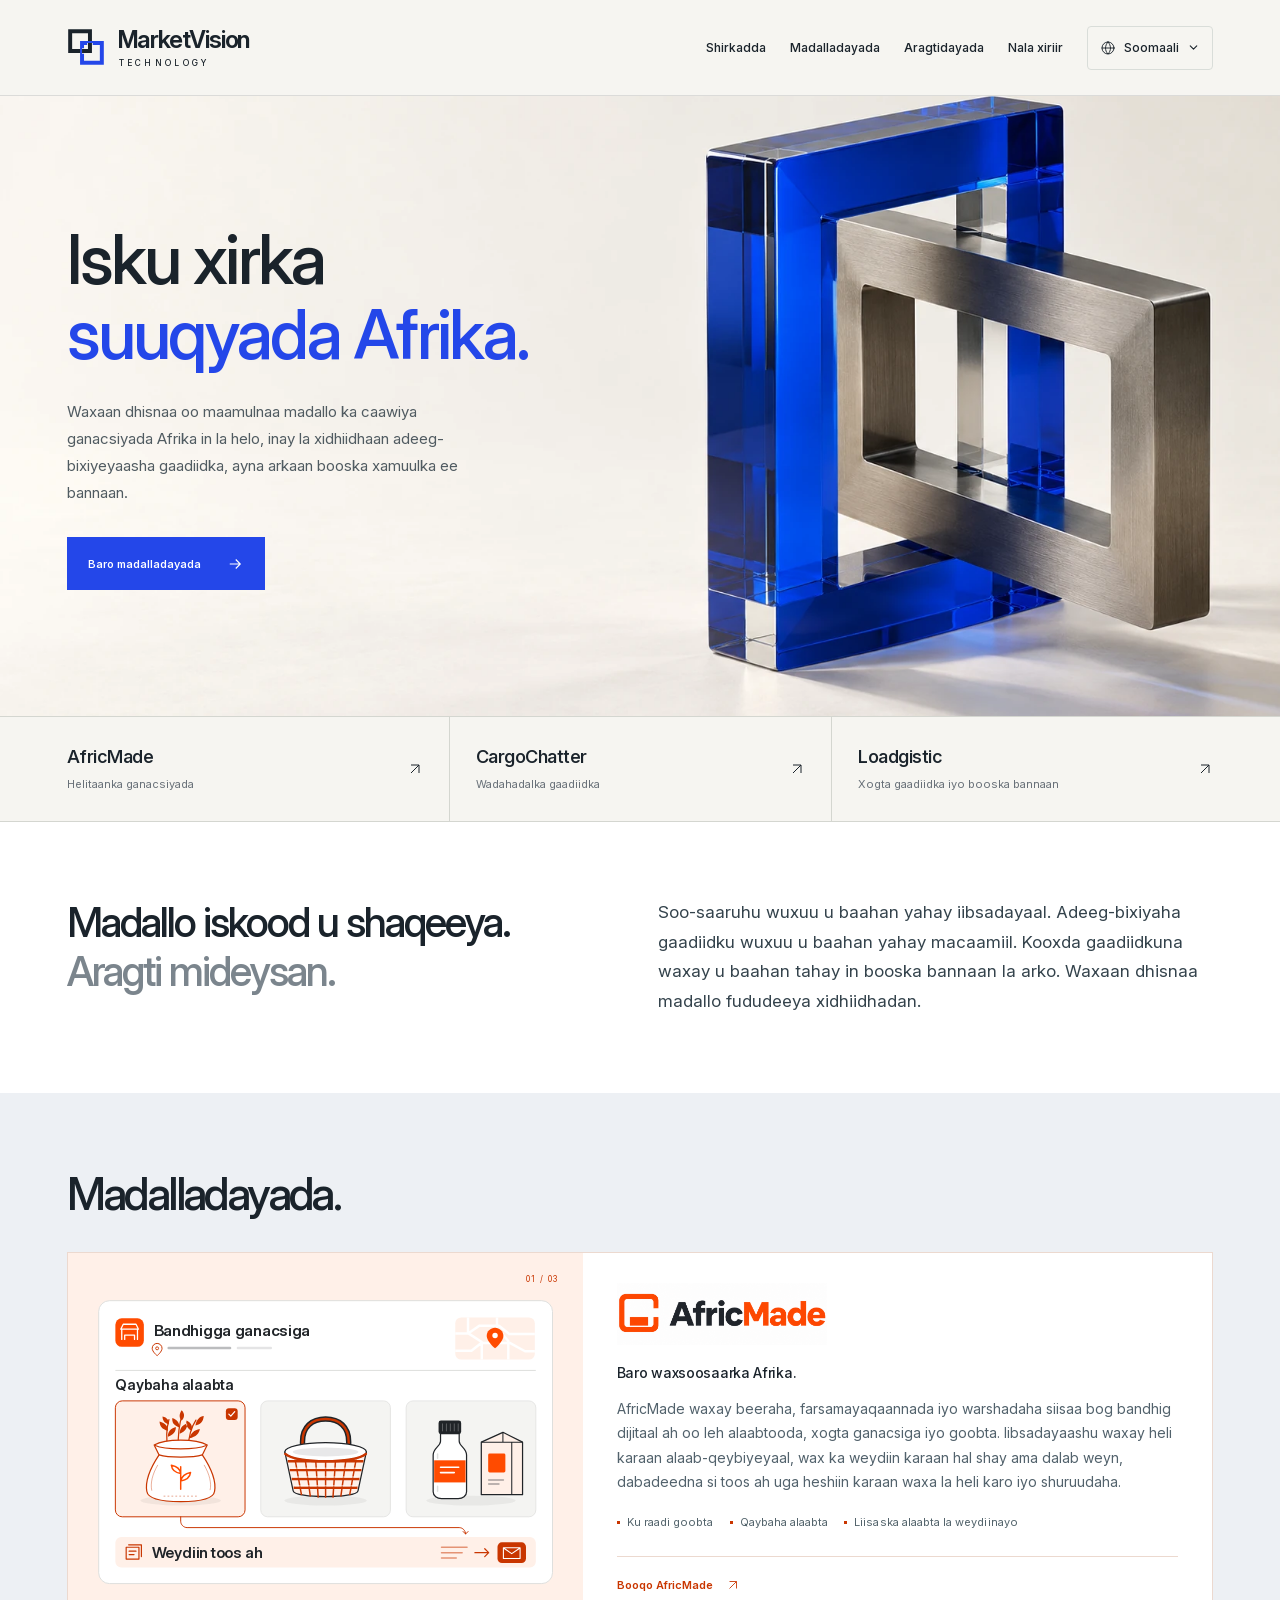
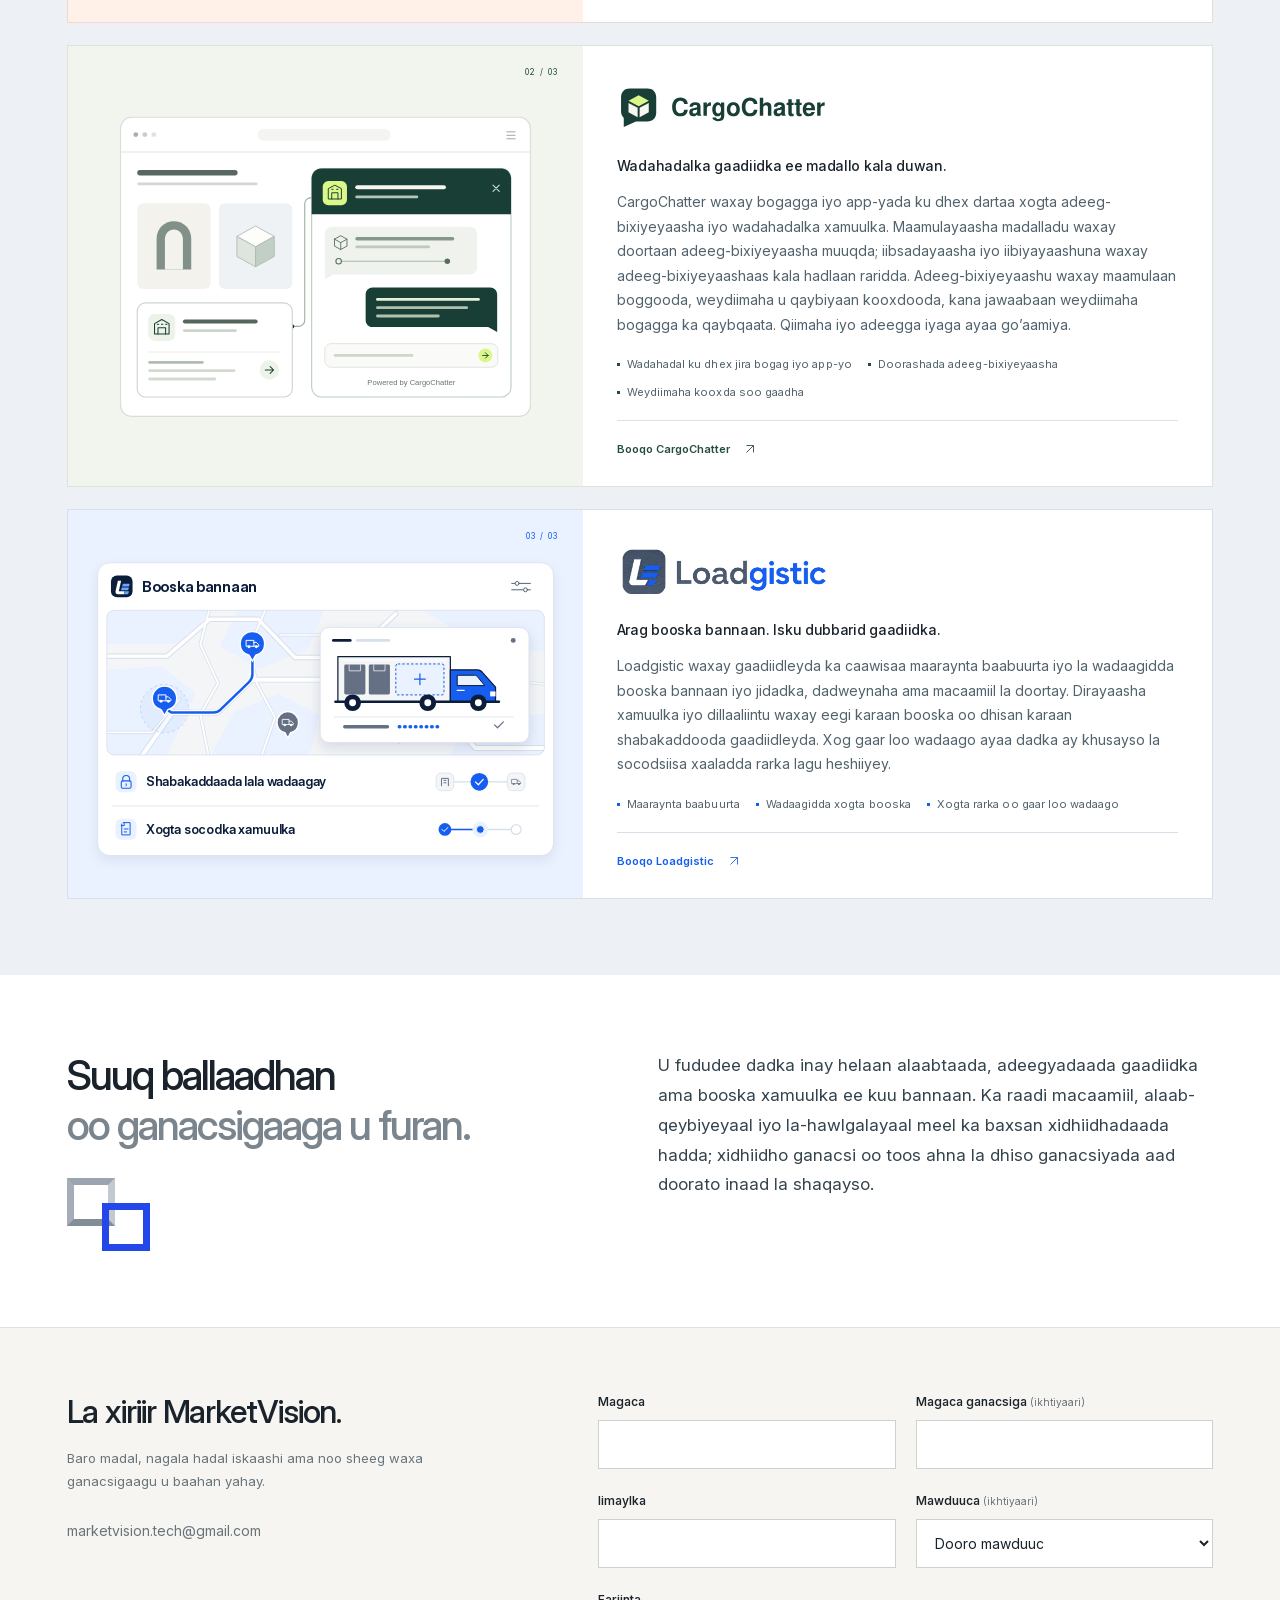
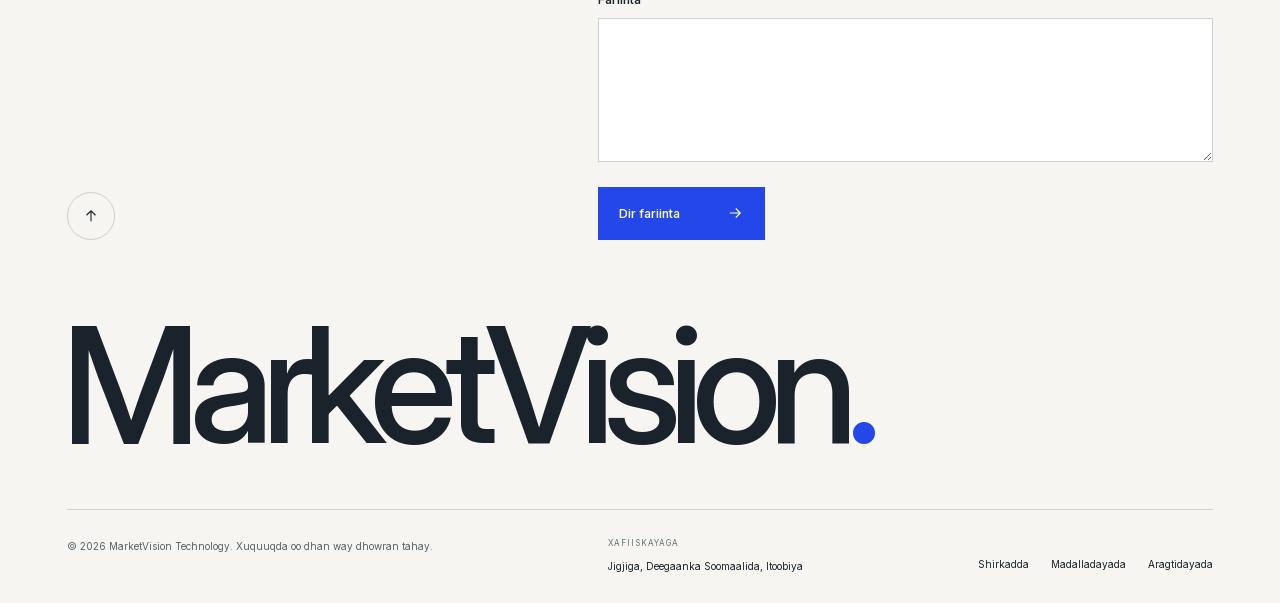
<file: so/index.html>
<!doctype html>
<html lang="so" dir="ltr">
<head>
  <meta charset="utf-8">
  <meta name="viewport" content="width=device-width, initial-scale=1">
  <meta name="theme-color" content="#f6f5f1">
  <title>MarketVision Technology — Isku xirka suuqyada Afrika</title>
  <meta name="description" content="MarketVision waxay dhistaa tiknoolajiyad u adeegta ganacsiga iyo gaadiidka Afrika. Baro AfricMade, CargoChatter iyo Loadgistic.">
  <meta property="og:type" content="website">
  <meta property="og:title" content="MarketVision Technology — Isku xirka suuqyada Afrika">
  <meta property="og:description" content="MarketVision waxay dhistaa tiknoolajiyad u adeegta ganacsiga iyo gaadiidka Afrika. Baro AfricMade, CargoChatter iyo Loadgistic.">
  <meta property="og:url" content="https://marketvisiontech.com/so/">
  <meta property="og:image" content="https://marketvisiontech.com/assets/marketvision-connect.webp">
  <meta property="og:image:alt" content="Qaabab buluug iyo bir ah oo isku dhex jira">
  <link rel="canonical" href="https://marketvisiontech.com/so/">
  <link rel="icon" type="image/svg+xml" href="../assets/mark.svg">
  <link rel="preload" href="../assets/inter-variable.woff2" as="font" type="font/woff2" crossorigin>
  <link rel="stylesheet" href="../styles.css?v=20261029-focused-copy">
  <script type="application/json" id="site-copy">{"nav.open": "Fur liiska bogga", "nav.close": "Xir liiska bogga", "validation.required": "Fadlan buuxi meeshan.", "validation.email": "Fadlan geli cinwaan iimayl oo sax ah.", "validation.invalid": "Fadlan hubi xogta halkan ku qoran.", "validation.tooLong": "Fadlan qoraalkan soo gaabi.", "form.check": "Fadlan hubi meelaha la calaamadeeyay.", "form.sendingButton": "Waa la dirayaa…", "form.unavailable": "Foomka hadda lama adeegsan karo. Fadlan mar kale isku day goor dambe.", "form.refreshError": "Fariintaada lama diri karin. Fadlan bogga dib u fur oo mar kale isku day.", "form.sending": "Fariintaada ayaa la dirayaa…", "form.rejected": "Fariintaada lama dirin. Qoraalkaagii weli foomka ayuu ku jiraa. Fadlan mar kale isku day.", "form.success": "Waad mahadsan tahay. Fariintaadii waa la diray.", "form.timeout": "Ma xaqiijin karin in fariintaada la diray. Qoraalkaagii weli foomka ayuu ku jiraa. Fadlan mar kale isku day goor dambe.", "form.error": "Ma xaqiijin karin in fariintaada la diray. Qoraalkaagii weli foomka ayuu ku jiraa. Fadlan mar kale isku day.", "form.send": "Dir fariinta", "nav.perspective": "Aragtidayada"}</script><script src="../languages.js?v=20261029-focused-copy" defer></script><script src="../script.js?v=20261029-focused-copy" defer></script>
<meta property="og:locale" content="so_ET"><link rel="alternate" hreflang="en" href="https://marketvisiontech.com/"><meta property="og:locale:alternate" content="en_US"><link rel="alternate" hreflang="am" href="https://marketvisiontech.com/am/"><meta property="og:locale:alternate" content="am_ET"><link rel="alternate" hreflang="om" href="https://marketvisiontech.com/om/"><meta property="og:locale:alternate" content="om_ET"><link rel="alternate" hreflang="so" href="https://marketvisiontech.com/so/"><link rel="alternate" hreflang="x-default" href="https://marketvisiontech.com/"><link rel="stylesheet" href="../languages.css?v=20261029-focused-copy"></head>
<body>
  <a class="skip-link" href="#main">U gudub qoraalka bogga</a>
  <header class="site-header">
    <div class="wrap header-inner">
      <a class="brand" href="#top" aria-label="Bogga hore ee MarketVision Technology">
        <img src="../assets/mark.svg" width="40" height="40" alt="">
        <span class="brand-type" lang="en">MarketVision<span>TECHNOLOGY</span></span>
      </a>
      <nav class="primary-nav" id="primary-nav" aria-label="Liiska ugu weyn">
        <a href="#company">Shirkadda</a><a href="#platforms">Madalladayada</a><a href="#perspective">Aragtidayada</a><a href="#contact">Nala xiriir</a>
      </nav>
    <details class="language-switcher" data-language-switcher>
      <summary aria-label="Dooro luqadda: Soomaali"><svg class="language-globe" viewbox="0 0 24 24" fill="none" aria-hidden="true"><circle cx="12" cy="12" r="9"></circle><path d="M3 12h18M12 3c5 5 5 13 0 18-5-5-5-13 0-18Z"></path></svg><span class="language-current" lang="so">Soomaali</span><svg class="language-chevron" viewbox="0 0 16 16" fill="none" aria-hidden="true"><path d="m4 6 4 4 4-4"></path></svg></summary>
      <div class="language-options" aria-label="Dooro luqadda"><a href="../" lang="en" hreflang="en" data-language-link="en"><span>English</span><svg viewbox="0 0 20 20" fill="none" aria-hidden="true"><path d="m4 10 4 4 8-8"></path></svg></a><a href="../am/" lang="am" hreflang="am" data-language-link="am"><span>አማርኛ</span><svg viewbox="0 0 20 20" fill="none" aria-hidden="true"><path d="m4 10 4 4 8-8"></path></svg></a><a href="../om/" lang="om" hreflang="om" data-language-link="om"><span>Afaan Oromoo</span><svg viewbox="0 0 20 20" fill="none" aria-hidden="true"><path d="m4 10 4 4 8-8"></path></svg></a><a href="../so/" lang="so" hreflang="so" data-language-link="so" aria-current="page"><span>Soomaali</span><svg viewbox="0 0 20 20" fill="none" aria-hidden="true"><path d="m4 10 4 4 8-8"></path></svg></a></div>
    </details><button class="menu-toggle" id="menu-toggle" type="button" aria-expanded="false" aria-controls="primary-nav" aria-label="Fur liiska"><span></span><span></span></button>
      </div>
  </header>
  <main id="main">
    <section class="hero" id="top" aria-labelledby="hero-title">
      <div class="hero-stage">
      <img class="hero-art" src="../assets/marketvision-connect.webp" width="1659" height="948" fetchpriority="high" alt="">
      <div class="wrap hero-inner">
        <div class="hero-copy">
          <h1 id="hero-title">Isku xirka<br><span>suuqyada Afrika.</span></h1>
          <p class="hero-description">Waxaan dhisnaa oo maamulnaa madallo ka caawiya ganacsiyada Afrika in la helo, inay la xidhiidhaan adeeg-bixiyeyaasha gaadiidka, ayna arkaan booska xamuulka ee bannaan.</p>
          <div class="hero-actions">
            <a class="button button-blue" href="#platforms">Baro madalladayada <svg aria-hidden="true" viewbox="0 0 24 24"><path d="M5 12h14M13 6l6 6-6 6"></path></svg></a>
            </div>
        </div>
        </div>
      </div>
      <nav class="portfolio-index" aria-label="Madalladayada">
        <div class="wrap portfolio-index-inner">
          <a href="#africmade"><span><strong lang="en">AfricMade</strong><small>Helitaanka ganacsiyada</small></span><svg aria-hidden="true" viewbox="0 0 24 24"><path d="M6 18 18 6M6 6h12v12"></path></svg></a>
          <a href="#cargochatter"><span><strong lang="en">CargoChatter</strong><small>Wadahadalka gaadiidka</small></span><svg aria-hidden="true" viewbox="0 0 24 24"><path d="M6 18 18 6M6 6h12v12"></path></svg></a>
          <a href="#loadgistic"><span><strong lang="en">Loadgistic</strong><small>Xogta gaadiidka iyo booska bannaan</small></span><svg aria-hidden="true" viewbox="0 0 24 24"><path d="M6 18 18 6M6 6h12v12"></path></svg></a>
        </div>
      </nav>
    </section>
    <section class="company-section section-space" id="company" aria-labelledby="vision-title">
      <span id="vision" class="section-anchor" aria-hidden="true"></span>
      <div class="wrap company-grid">
        <div class="company-heading">
          <h2 id="vision-title">Madallo iskood u shaqeeya.<br><span class="muted-heading">Aragti mideysan.</span></h2>
        </div>
        <div class="company-copy">
          <p class="company-intro">Soo-saaruhu wuxuu u baahan yahay iibsadayaal. Adeeg-bixiyaha gaadiidku wuxuu u baahan yahay macaamiil. Kooxda gaadiidkuna waxay u baahan tahay in booska bannaan la arko. Waxaan dhisnaa madallo fududeeya xidhiidhadan.</p>
        </div>
      </div>
    </section>
    <section class="platforms section-space" id="platforms" aria-labelledby="platforms-title">
      <div class="wrap">
        <div class="section-heading">
<div>
<h2 id="platforms-title">Madalladayada.</h2>
</div>
</div>
        <div class="platform-collection">
          <article id="africmade" class="platform platform-africmade">
            <div class="platform-art">
<div class="platform-art-top">
<span>01 / 03</span>
</div>
<svg xmlns="http://www.w3.org/2000/svg" class="platform-illustration" width="1000" height="650" viewbox="0 0 1000 650" fill="none" role="img" focusable="false" aria-describedby="africmade-desc" aria-label="Sawir muujinaya bandhigga alaab-qeybiye ee AfricMade" data-platform-illustration="africmade">
  <title id="africmade-title">Sawirka bandhigga AfricMade</title>
  <desc id="africmade-desc">Waxsoosaarka beeraha, farsamada gacanta iyo warshadaha oo lagu soo bandhigay bogga alaab-qeybiye, oo leh khariidad goobta muujinaysa iyo foom su’aalo lagu diro.</desc>
  <rect width="1000" height="650" fill="#FFF0E8"></rect>
  <rect x="38" y="36" width="924" height="576" rx="22" fill="#FFFFFF" stroke="#DEDFDD" stroke-width="2"></rect>

  <!-- Supplier identity and a small, static geographic-discovery cue. -->
  <rect x="72" y="72" width="58" height="58" rx="13" fill="#FF4B00"></rect>
  <path d="M85 115V94H117V115M91 115V106H111V115M83 94L88 84H114L119 94H83Z" stroke="#FFFFFF" stroke-width="2.6" stroke-linecap="round" stroke-linejoin="round"></path>
  <text x="150" y="107" fill="#202428" font-family="inherit" font-size="32" font-weight="600" letter-spacing="-.6">Bandhigga ganacsiga</text>
  <path d="M157 123C151.5 123 147 127.4 147 133C147 140 157 148 157 148S167 140 167 133C167 127.4 162.5 123 157 123Z" stroke="#C93600" stroke-width="2" stroke-linejoin="round"></path>
  <circle cx="157" cy="133" r="3" stroke="#C93600" stroke-width="1.8"></circle>
  <rect x="178" y="130" width="130" height="5" rx="2.5" fill="#202428" opacity=".3"></rect>
  <rect x="319" y="130" width="72" height="5" rx="2.5" fill="#202428" opacity=".12"></rect>
  <rect x="764" y="70" width="162" height="86" rx="12" fill="#FFF0E8"></rect>
  <path d="M790 70V102L818 120V156M764 103H790L813 87H853L874 104H926M849 70V91L872 118V156M764 138H797L817 122H875L906 139H926" stroke="#FFFFFF" stroke-width="5" stroke-linejoin="round"></path>
  <path d="M845 91C835.6 91 828 98.4 828 107.8C828 119 845 133 845 133S862 119 862 107.8C862 98.4 854.4 91 845 91Z" fill="#FF4B00"></path>
  <circle cx="845" cy="107" r="5.5" fill="#FFFFFF"></circle>
  <path d="M72 178H928" stroke="#DEDFDD" stroke-width="2"></path>

  <text x="72" y="218" fill="#202428" font-family="inherit" font-size="30" font-weight="600" letter-spacing="-.45">Qaybaha alaabta</text>

  <!-- Three recognizable product types, without invented listings or prices. -->
  <rect x="72" y="240" width="264" height="236" rx="14" fill="#FFF0E8" stroke="#C93600" stroke-width="2"></rect>
  <rect x="368" y="240" width="264" height="236" rx="14" fill="#F4F4F2" stroke="#DEDFDD" stroke-width="1.5"></rect>
  <rect x="664" y="240" width="264" height="236" rx="14" fill="#F4F4F2" stroke="#DEDFDD" stroke-width="1.5"></rect>
  <rect x="297" y="255" width="24" height="24" rx="6" fill="#C93600"></rect>
  <path d="m303 267 4 4 8-9" stroke="#FFFFFF" stroke-width="2.5" stroke-linecap="round" stroke-linejoin="round"></path>

  <!-- Farm produce: a stitched grain sack and three wheat stems. -->
  <ellipse cx="205" cy="443" rx="82" ry="10" fill="#202428" opacity=".06"></ellipse>
  <path d="M179 336C175 316 177 293 181 278M200 337C199 306 203 284 208 268M220 337C221 314 228 291 236 279" stroke="#C93600" stroke-width="2.5" stroke-linecap="round"></path>
  <path d="M179 301C167 298 162 291 162 282C174 285 179 292 179 301ZM179 313C190 309 196 302 195 293C184 296 178 304 179 313ZM181 288C171 285 168 279 168 272C178 274 181 280 181 288ZM202 294C190 290 187 283 188 275C199 279 203 286 202 294ZM203 307C215 302 219 294 218 286C207 290 203 297 203 307ZM207 280C201 274 202 266 207 259C214 266 213 274 207 280ZM227 301C217 295 215 288 217 280C227 285 230 293 227 301ZM223 316C236 313 243 306 244 297C232 299 225 306 223 316ZM235 290C237 278 244 272 252 271C251 283 244 289 235 290Z" fill="#C93600"></path>
  <path d="M151 330C165 322 186 320 205 320C224 320 245 322 259 330L249 350C267 377 278 401 274 424C272 439 246 445 205 445C164 445 138 439 136 424C132 401 143 377 161 350L151 330Z" fill="#FFFFFF" stroke="#C93600" stroke-width="2.5" stroke-linejoin="round"></path>
  <path d="M153 331C173 340 236 340 257 331M161 350C180 356 230 356 249 350" stroke="#C93600" stroke-width="2.3" stroke-linecap="round"></path>
  <path d="M158 371C147 390 143 408 146 422M253 371C264 390 268 408 265 421" stroke="#C93600" stroke-width="2" stroke-linecap="round" opacity=".4"></path>
  <path d="M171 434H239" stroke="#C93600" stroke-width="2" stroke-linecap="round" stroke-dasharray="2 6" opacity=".45"></path>
  <path d="M205 420V374M205 388C193 386 187 379 186 371C197 373 204 380 205 388ZM205 403C217 401 224 394 225 386C214 388 207 395 205 403Z" stroke="#FF4B00" stroke-width="3" stroke-linecap="round" stroke-linejoin="round"></path>

  <!-- Artisan work: a basket with a handle, a defined rim and woven bands. -->
  <ellipse cx="500" cy="443" rx="84" ry="10" fill="#202428" opacity=".06"></ellipse>
  <path d="M453 352V323C453 293 472 277 500 277C528 277 547 293 547 323V352" stroke="#202428" stroke-width="11" stroke-linecap="round"></path>
  <path d="M453 352V323C453 293 472 277 500 277C528 277 547 293 547 323V352" stroke="#C93600" stroke-width="5" stroke-linecap="round"></path>
  <path d="M417 344L434 423C437 439 563 439 566 423L583 344H417Z" fill="#FFF0E8" stroke="#202428" stroke-width="2.5" stroke-linejoin="round"></path>
  <path d="M423 363H577M427 381H573M431 399H569M435 417H565" stroke="#C93600" stroke-width="5"></path>
  <path d="M436 349L451 432M457 349L469 435M479 349L485 437M500 349V437M521 349L515 437M543 349L531 435M564 349L549 432" stroke="#C93600" stroke-width="3"></path>
  <path d="M425 359H575M429 377H571M433 395H567M437 413H563" stroke="#FFFFFF" stroke-width="2" opacity=".8"></path>
  <ellipse cx="500" cy="344" rx="83" ry="19" fill="#FFFFFF" stroke="#202428" stroke-width="2.5"></ellipse>
  <ellipse cx="500" cy="344" rx="67" ry="9" fill="#202428" opacity=".1"></ellipse>
  <path d="M418 348C439 368 561 368 582 348" stroke="#C93600" stroke-width="5" stroke-linecap="round"></path>

  <!-- Manufactured goods: a capped bottle and folded retail packaging. -->
  <ellipse cx="796" cy="443" rx="91" ry="10" fill="#202428" opacity=".06"></ellipse>
  <path d="M817 324L861 304L901 324V431H817V324Z" fill="#FFF0E8" stroke="#202428" stroke-width="2.5" stroke-linejoin="round"></path>
  <path d="M817 324H901M861 304V324M879 325V431" stroke="#202428" stroke-width="2.1" stroke-linejoin="round"></path>
  <rect x="831" y="347" width="35" height="39" rx="3" fill="#FF4B00"></rect>
  <path d="M832 401H862M832 409H853" stroke="#202428" stroke-width="3" stroke-linecap="round" opacity=".4"></path>
  <path d="M734 302H772V322C772 332 787 336 787 350V425C787 434 779 439 770 439H736C727 439 719 434 719 425V350C719 336 734 332 734 322V302Z" fill="#FFFFFF" stroke="#202428" stroke-width="2.5" stroke-linejoin="round"></path>
  <rect x="730" y="280" width="46" height="28" rx="5" fill="#202428"></rect>
  <path d="M738 286V302M746 286V302M754 286V302M762 286V302M770 286V302" stroke="#FFFFFF" stroke-width="1.6" opacity=".35"></path>
  <rect x="721" y="361" width="64" height="45" fill="#FF4B00"></rect>
  <path d="M734 375H771M734 386H762" stroke="#FFFFFF" stroke-width="3.2" stroke-linecap="round"></path>
  <path d="M728 348V357M728 414V424" stroke="#DEDFDD" stroke-width="3" stroke-linecap="round"></path>

  <!-- A selected item joins an enquiry list; the next action is an inbox enquiry. -->
  <path d="M205 476V485C205 492 211 498 218 498H772C779 498 785 504 785 511" stroke="#C93600" stroke-width="2" stroke-linecap="round"></path>
  <path d="m780 506 5 5 5-5" stroke="#C93600" stroke-width="2" stroke-linecap="round" stroke-linejoin="round"></path>
  <rect x="72" y="517" width="856" height="62" rx="12" fill="#FFF0E8"></rect>
  <path d="M94 538H120V562H94V538ZM99 533H125V557M100 546H114M100 553H110" stroke="#C93600" stroke-width="2.4" stroke-linecap="round" stroke-linejoin="round"></path>
  <text x="146" y="559" fill="#202428" font-family="inherit" font-size="31" font-weight="600" letter-spacing="-.45">Weydiin toos ah</text>
  <path d="M736 538H788M736 549H778M736 560H766" stroke="#C93600" stroke-width="3" stroke-linecap="round" opacity=".5"></path>
  <path d="M804 549H832M824 541L832 549L824 557" stroke="#C93600" stroke-width="2.5" stroke-linecap="round" stroke-linejoin="round"></path>
  <rect x="850" y="528" width="58" height="42" rx="9" fill="#C93600"></rect>
  <path d="M862 539H896V561H862V539ZM863 540L879 551L895 540" stroke="#FFFFFF" stroke-width="2.2" stroke-linecap="round" stroke-linejoin="round"></path>
</svg>
</div>
            <div class="platform-content">
              <div class="platform-title"><h3 class="platform-logo-frame"><img class="platform-logo platform-logo-africmade" src="../assets/africmade-logo.webp?v=20261024-showroom" width="1942" height="809" loading="lazy" alt="AfricMade"></h3></div>
              <p class="platform-subtitle">Baro waxsoosaarka Afrika.</p>
              <p>AfricMade waxay beeraha, farsamayaqaannada iyo warshadaha siisaa bog bandhig dijitaal ah oo leh alaabtooda, xogta ganacsiga iyo goobta. Iibsadayaashu waxay heli karaan alaab-qeybiyeyaal, wax ka weydiin karaan hal shay ama dalab weyn, dabadeedna si toos ah uga heshiin karaan waxa la heli karo iyo shuruudaha.</p>
              <ul class="feature-list" aria-label="Waxyaabaha AfricMade bixiso">
<li>Ku raadi goobta</li>
<li>Qaybaha alaabta</li>
<li>Liisaska alaabta la weydiinayo</li>
</ul>
              <div class="platform-bottom"><a class="external-link" href="https://africmade.com/" target="_blank" rel="noopener noreferrer">Booqo AfricMade <svg aria-hidden="true" viewbox="0 0 24 24"><path d="M6 18 18 6M6 6h12v12"></path></svg><span class="sr-only"> (wuxuu ku furmayaa tab cusub)</span></a></div>
            </div>
          </article>
          <article id="cargochatter" class="platform platform-cargochatter" aria-labelledby="cargochatter-name">
          <div class="platform-art platform-art-chat">
            <div class="platform-art-top">
<span>02 / 03</span>
</div>
            <img src="../assets/cargochatter-visual.svg" width="640" height="520" loading="lazy" decoding="async" alt="Sawir muujinaya bogga xogta adeeg-bixiye gaadiid iyo daaqad fariimo lagu wadaago oo ku jira bog ganacsi">
          </div>
          <div class="platform-content">
            <div class="platform-title"><h3 id="cargochatter-name"><img class="platform-logo" src="../assets/cargochatter-logo.svg" width="311" height="64" loading="lazy" alt="CargoChatter"></h3></div>
            <p class="platform-subtitle">Wadahadalka gaadiidka ee madallo kala duwan.</p>
            <p>CargoChatter waxay bogagga iyo app-yada ku dhex dartaa xogta adeeg-bixiyeyaasha iyo wadahadalka xamuulka. Maamulayaasha madalladu waxay doortaan adeeg-bixiyeyaasha muuqda; iibsadayaasha iyo iibiyayaashuna waxay adeeg-bixiyeyaashaas kala hadlaan raridda. Adeeg-bixiyeyaashu waxay maamulaan boggooda, weydiimaha u qaybiyaan kooxdooda, kana jawaabaan weydiimaha bogagga ka qaybqaata. Qiimaha iyo adeegga iyaga ayaa go’aamiya.</p>
            <ul class="feature-list" aria-label="Waxyaabaha CargoChatter bixiso">
<li>Wadahadal ku dhex jira bogag iyo app-yo</li>
<li>Doorashada adeeg-bixiyeyaasha</li>
<li>Weydiimaha kooxda soo gaadha</li>
</ul>
            <div class="platform-bottom"><a class="external-link" href="https://cargochatter.com/?lang=so" target="_blank" rel="noopener noreferrer">Booqo CargoChatter <svg aria-hidden="true" viewbox="0 0 24 24"><path d="M6 18 18 6M6 6h12v12"></path></svg><span class="sr-only"> (wuxuu ku furmayaa tab cusub)</span></a></div>
          </div>
        </article>
      <article id="loadgistic" class="platform platform-loadgistic">
            <div class="platform-art">
<div class="platform-art-top">
<span>03 / 03</span>
</div>
<svg xmlns="http://www.w3.org/2000/svg" xmlns:xlink="http://www.w3.org/1999/xlink" width="1000" height="650" viewbox="0 0 1000 650" fill="none" class="platform-illustration" role="img" focusable="false" aria-describedby="loadgistic-desc" aria-label="Sawir muujinaya khariidadda gaadiidka ee Loadgistic" data-platform-illustration="loadgistic">
  <title id="loadgistic-title">Sawirka khariidadda gaadiidka ee Loadgistic</title>
  <desc id="loadgistic-desc">Khariidad gaadiid iyo jidad leh oo dhinac taal gaari xamuul. Waxaa lagu muujiyey booska bannaan, hab xogta si gaar ah loo wadaago iyo halka xamuulku marayo.</desc>
  <defs>
    <filter id="lgv-dashboard-shadow" x="-10%" y="-12%" width="120%" height="130%" color-interpolation-filters="sRGB">
      <fegaussianblur in="SourceAlpha" stddeviation="12" result="lgv-panel-blur"></fegaussianblur>
      <feoffset in="lgv-panel-blur" dy="10" result="lgv-panel-offset"></feoffset>
      <feflood flood-color="#0B1D3A" flood-opacity=".07" result="lgv-panel-color"></feflood>
      <fecomposite in="lgv-panel-color" in2="lgv-panel-offset" operator="in" result="lgv-panel-shadow"></fecomposite>
      <femerge><femergenode in="lgv-panel-shadow"></femergenode><femergenode in="SourceGraphic"></femergenode></femerge>
    </filter>
    <filter id="lgv-truck-shadow" x="-15%" y="-20%" width="130%" height="145%" color-interpolation-filters="sRGB">
      <fegaussianblur in="SourceAlpha" stddeviation="13" result="lgv-truck-blur"></fegaussianblur>
      <feoffset in="lgv-truck-blur" dy="10" result="lgv-truck-offset"></feoffset>
      <feflood flood-color="#0B1D3A" flood-opacity=".12" result="lgv-truck-color"></feflood>
      <fecomposite in="lgv-truck-color" in2="lgv-truck-offset" operator="in" result="lgv-truck-shadow-layer"></fecomposite>
      <femerge><femergenode in="lgv-truck-shadow-layer"></femergenode><femergenode in="SourceGraphic"></femergenode></femerge>
    </filter>
    <clippath id="lgv-map-clip">
      <rect x="54" y="122" width="892" height="296" rx="16"></rect>
    </clippath>
    <g id="lgv-vehicle-glyph" stroke="currentColor" stroke-width="2" stroke-linecap="round" stroke-linejoin="round">
      <path d="M-12-7H3V5H-12Z"></path>
      <path d="M3-3H8L13 2V5H3"></path>
      <circle cx="-7" cy="6" r="3" fill="currentColor" stroke="none"></circle>
      <circle cx="8" cy="6" r="3" fill="currentColor" stroke="none"></circle>
    </g>
  </defs>

  <rect width="1000" height="650" fill="#EAF1FF"></rect>
  <rect x="36" y="26" width="928" height="596" rx="25" fill="#FFFFFF" stroke="#D7DFEB" stroke-width="1.5" filter="url(#lgv-dashboard-shadow)"></rect>

  <!-- Loadgistic's compact mark anchors a single capacity workspace. -->
  <rect x="63" y="52" width="44" height="44" rx="12" fill="#0B1D3A"></rect>
  <g transform="translate(64 52) scale(.087)">
    <path d="M151 120H227L172 370H309L291 440H155C112 440 87 405 97 361L151 120Z" fill="#FFFFFF"></path>
    <path d="M270 191H407C422 191 430 203 424 217L407 257H247L266 203C268 196 276 191 280 191Z M246 279H389C403 279 410 290 405 303L387 346H222L240 292C242 285 244 282 246 279Z M316 370H393C406 370 412 380 407 392L387 440H291L311 384C313 377 315 373 316 370Z" fill="#6BA5FF"></path>
  </g>
  <text x="126" y="86" fill="#0B1D3A" font-size="30" font-weight="650" letter-spacing="-.55" font-family="inherit">Booska bannaan</text>
  <g stroke="#526375" stroke-width="2" stroke-linecap="round" aria-hidden="true">
    <path d="M879 68H917M879 81H917"></path>
    <circle cx="890" cy="68" r="4" fill="#FFFFFF"></circle>
    <circle cx="907" cy="81" r="4" fill="#FFFFFF"></circle>
  </g>

  <!-- A schematic map uses static pins and unnamed routes, without live positions. -->
  <g clip-path="url(#lgv-map-clip)" aria-hidden="true">
    <rect x="54" y="122" width="892" height="296" fill="#F3F5F7"></rect>
    <path d="M54 122H262L218 191H54Z M54 244L165 237L235 290L178 418H54Z M322 122H497L462 204L364 242L284 195Z M315 329L404 293L488 336L468 418H266Z M696 122H946V207L818 194Z M788 353L946 333V418H752Z" fill="#EAF1FF"></path>
    <g stroke="#D7DFEB" stroke-linecap="round" stroke-linejoin="round">
      <path d="M39 216L177 216L264 141L363 141L438 219L549 219L643 130" stroke-width="11"></path>
      <path d="M117 432L188 331L280 331L351 264L493 264L560 333L742 333L805 403L956 403" stroke-width="12"></path>
      <path d="M266 111L245 192L281 271L245 335L264 430M382 111L344 201L360 272L397 341L366 430" stroke-width="7"></path>
      <path d="M51 371L147 371L204 303M407 173H545M650 392L699 298L803 258L953 274" stroke-width="6"></path>
    </g>
    <g stroke="#FFFFFF" stroke-linecap="round" stroke-linejoin="round">
      <path d="M39 216L177 216L264 141L363 141L438 219L549 219L643 130" stroke-width="7"></path>
      <path d="M117 432L188 331L280 331L351 264L493 264L560 333L742 333L805 403L956 403" stroke-width="8"></path>
      <path d="M266 111L245 192L281 271L245 335L264 430M382 111L344 201L360 272L397 341L366 430" stroke-width="4"></path>
      <path d="M51 371L147 371L204 303M407 173H545M650 392L699 298L803 258L953 274" stroke-width="3"></path>
    </g>

    <circle cx="172" cy="323" r="49" fill="#155EEF" fill-opacity=".035" stroke="#155EEF" stroke-opacity=".25" stroke-width="1.5" stroke-dasharray="5 6"></circle>
    <path d="M172 323L187 331H272C277 331 282 329 286 325L344 269C348 265 351 259 351 253V218" stroke="#FFFFFF" stroke-width="10" stroke-linecap="round" stroke-linejoin="round"></path>
    <path d="M172 323L187 331H272C277 331 282 329 286 325L344 269C348 265 351 259 351 253V218" stroke="#155EEF" stroke-width="5" stroke-linecap="round" stroke-linejoin="round"></path>

    <g transform="translate(172 310)">
      <path d="M0 27L-7 15C-19 12-25 3-25-8C-25-22-14-33 0-33C14-33 25-22 25-8C25 3 19 12 7 15Z" fill="#155EEF" stroke="#FFFFFF" stroke-width="3"></path>
      <use xlink:href="#lgv-vehicle-glyph" transform="translate(0 -8)" color="#FFFFFF"></use>
    </g>
    <g transform="translate(351 199)">
      <path d="M0 27L-7 15C-19 12-25 3-25-8C-25-22-14-33 0-33C14-33 25-22 25-8C25 3 19 12 7 15Z" fill="#155EEF" stroke="#FFFFFF" stroke-width="3"></path>
      <use xlink:href="#lgv-vehicle-glyph" transform="translate(0 -8)" color="#FFFFFF"></use>
    </g>
    <g transform="translate(423 359)">
      <path d="M0 24L-6 13C-16 10-22 2-22-8C-22-20-12-30 0-30C12-30 22-20 22-8C22 2 16 10 6 13Z" fill="#667085" stroke="#FFFFFF" stroke-width="3"></path>
      <use xlink:href="#lgv-vehicle-glyph" transform="translate(0 -8) scale(.87)" color="#FFFFFF"></use>
    </g>
  </g>
  <rect x="54.75" y="122.75" width="890.5" height="294.5" rx="15.25" stroke="#D7DFEB" stroke-width="1.5"></rect>

  <!-- The foreground vehicle makes occupied and available cargo space tangible. -->
  <g aria-hidden="true">
    <rect x="489" y="158" width="425" height="234" rx="18" fill="#FFFFFF" stroke="#D7DFEB" stroke-width="1.5" filter="url(#lgv-truck-shadow)"></rect>
    <rect x="513" y="181" width="40" height="6" rx="3" fill="#0B1D3A"></rect>
    <rect x="562" y="181" width="70" height="6" rx="3" fill="#D7DFEB"></rect>
    <circle cx="882" cy="184" r="5" fill="#667085"></circle>

    <path d="M525 217H754V309H525Z" fill="#F3F5F7" stroke="#0B1D3A" stroke-width="2.5" stroke-linejoin="round"></path>
    <path d="M533 224H746" stroke="#FFFFFF" stroke-width="2"></path>
    <rect x="538" y="233" width="43" height="61" rx="3" fill="#667085"></rect>
    <rect x="588" y="233" width="43" height="61" rx="3" fill="#667085"></rect>
    <path d="M548 233V246H571V233M598 233V246H621V233" stroke="#FFFFFF" stroke-opacity=".7" stroke-width="2"></path>
    <rect x="643" y="232" width="98" height="63" rx="4" fill="#EAF1FF" stroke="#155EEF" stroke-width="2" stroke-dasharray="5 4"></rect>
    <path d="M681 263H703M692 252V274" stroke="#155EEF" stroke-width="2.5" stroke-linecap="round"></path>

    <path d="M754 244H809C814 244 817 246 820 250L846 279V309H754Z" fill="#155EEF" stroke="#0B1D3A" stroke-width="2.5" stroke-linejoin="round"></path>
    <path d="M768 255H803C806 255 808 256 810 259L824 276H768Z" fill="#EAF1FF" stroke="#0B1D3A" stroke-width="2" stroke-linejoin="round"></path>
    <path d="M768 286H782" stroke="#FFFFFF" stroke-width="2.5" stroke-linecap="round"></path>
    <path d="M835 288H846V298H835Z" fill="#FFFFFF"></path>
    <path d="M520 309H853" stroke="#0B1D3A" stroke-width="5" stroke-linecap="round"></path>
    <circle cx="555" cy="311" r="17" fill="#0B1D3A"></circle>
    <circle cx="555" cy="311" r="7" fill="#FFFFFF"></circle>
    <circle cx="708" cy="311" r="17" fill="#0B1D3A"></circle>
    <circle cx="708" cy="311" r="7" fill="#FFFFFF"></circle>
    <circle cx="811" cy="311" r="17" fill="#0B1D3A"></circle>
    <circle cx="811" cy="311" r="7" fill="#FFFFFF"></circle>
    <path d="M518 340H882" stroke="#D7DFEB" stroke-width="1.5" stroke-linecap="round"></path>
    <path d="M539 360H626" stroke="#667085" stroke-width="7" stroke-linecap="round"></path>
    <path d="M650 360H737" stroke="#155EEF" stroke-width="7" stroke-linecap="round" stroke-dasharray="1 10"></path>
    <path d="M844 356L850 362L862 350" stroke="#667085" stroke-width="2.5" stroke-linecap="round" stroke-linejoin="round"></path>
  </g>

  <!-- Wide rows preserve the translated labels and keep the sharing model visible. -->
  <path d="M65 521H935" stroke="#D7DFEB" stroke-width="1.5"></path>
  <g aria-hidden="true">
    <rect x="72" y="450" width="43" height="43" rx="12" fill="#EAF1FF"></rect>
    <path d="M87 470V466C87 462 90 459 94 459C98 459 101 462 101 466V470" stroke="#155EEF" stroke-width="2.2" stroke-linecap="round"></path>
    <rect x="84" y="470" width="20" height="15" rx="3" stroke="#155EEF" stroke-width="2.2"></rect>
    <path d="M94 476V480" stroke="#155EEF" stroke-width="2" stroke-linecap="round"></path>
    <path d="M760 472H803M823 472H871" stroke="#D7DFEB" stroke-width="2.5" stroke-linecap="round"></path>
    <rect x="725" y="454" width="36" height="36" rx="10" fill="#F3F5F7" stroke="#D7DFEB" stroke-width="1.5"></rect>
    <path d="M736 480V465H750V480M741 469H745M741 474H745" stroke="#667085" stroke-width="2" stroke-linecap="round" stroke-linejoin="round"></path>
    <circle cx="813" cy="472" r="18" fill="#155EEF"></circle>
    <path d="M805 472L811 478L821 467" stroke="#FFFFFF" stroke-width="2.5" stroke-linecap="round" stroke-linejoin="round"></path>
    <rect x="870" y="454" width="36" height="36" rx="10" fill="#F3F5F7" stroke="#D7DFEB" stroke-width="1.5"></rect>
    <use xlink:href="#lgv-vehicle-glyph" transform="translate(888 472) scale(.72)" color="#667085"></use>
  </g>
  <text x="134" y="481" fill="#0B1D3A" font-size="26" font-weight="600" letter-spacing="-.35" font-family="inherit">Shabakaddaada lala wadaagay</text>

  <g aria-hidden="true">
    <rect x="72" y="547" width="43" height="43" rx="12" fill="#EAF1FF"></rect>
    <path d="M88 555H102V580H85V558" stroke="#155EEF" stroke-width="2" stroke-linecap="round" stroke-linejoin="round"></path>
    <path d="M90 555V561H84M90 568H98M90 574H95" stroke="#155EEF" stroke-width="2" stroke-linecap="round" stroke-linejoin="round"></path>
    <path d="M744 569H888" stroke="#D7DFEB" stroke-width="3" stroke-linecap="round"></path>
    <path d="M744 569H815" stroke="#155EEF" stroke-width="3" stroke-linecap="round"></path>
    <circle cx="743" cy="569" r="13" fill="#155EEF"></circle>
    <path d="M737 569L741 573L749 565" stroke="#FFFFFF" stroke-width="2" stroke-linecap="round" stroke-linejoin="round"></path>
    <circle cx="815" cy="569" r="16" fill="#EAF1FF"></circle>
    <circle cx="815" cy="569" r="8" fill="#155EEF" stroke="#FFFFFF" stroke-width="2"></circle>
    <circle cx="888" cy="569" r="10" fill="#FFFFFF" stroke="#D7DFEB" stroke-width="2.5"></circle>
  </g>
  <text x="134" y="578" fill="#0B1D3A" font-size="26" font-weight="600" letter-spacing="-.35" font-family="inherit">Xogta socodka xamuulka</text>
</svg>
</div>
            <div class="platform-content">
              <div class="platform-title"><h3><img class="platform-logo" src="../assets/loadgistic-logo.png" width="1510" height="390" loading="lazy" alt="Loadgistic"></h3></div>
              <p class="platform-subtitle">Arag booska bannaan. Isku dubbarid gaadiidka.</p>
              <p>Loadgistic waxay gaadiidleyda ka caawisaa maaraynta baabuurta iyo la wadaagidda booska bannaan iyo jidadka, dadweynaha ama macaamiil la doortay. Dirayaasha xamuulka iyo dillaaliintu waxay eegi karaan booska oo dhisan karaan shabakaddooda gaadiidleyda. Xog gaar loo wadaago ayaa dadka ay khusayso la socodsiisa xaaladda rarka lagu heshiiyey.</p>
              <ul class="feature-list" aria-label="Waxyaabaha Loadgistic bixiso">
<li>Maaraynta baabuurta</li>
<li>Wadaagidda xogta booska</li>
<li>Xogta rarka oo gaar loo wadaago</li>
</ul>
              <div class="platform-bottom"><a class="external-link" href="https://loadgistic.com/" target="_blank" rel="noopener noreferrer">Booqo Loadgistic <svg aria-hidden="true" viewbox="0 0 24 24"><path d="M6 18 18 6M6 6h12v12"></path></svg><span class="sr-only"> (wuxuu ku furmayaa tab cusub)</span></a></div>
            </div>
          </article>
        </div>
        </div>
    </section>
    <section class="perspective section-space" id="perspective" aria-labelledby="perspective-title">
  <div class="wrap perspective-grid">
    <div class="perspective-heading">
      <h2 id="perspective-title">Suuq ballaadhan<br><span class="muted-heading">oo ganacsigaaga u furan.</span></h2>
      <div class="perspective-squares" aria-hidden="true">
<span></span><span></span>
</div>
    </div>
    <div class="perspective-copy">
      <p>U fududee dadka inay helaan alaabtaada, adeegyadaada gaadiidka ama booska xamuulka ee kuu bannaan. Ka raadi macaamiil, alaab-qeybiyeyaal iyo la-hawlgalayaal meel ka baxsan xidhiidhadaada hadda; xidhiidho ganacsi oo toos ahna la dhiso ganacsiyada aad doorato inaad la shaqayso.</p>
    </div>
  </div>
</section></main>
  <footer class="site-footer" id="contact"><div class="wrap">
    <div class="footer-top has-contact-form">
      <div class="contact-copy">
        <h2 id="contact-title">La xiriir MarketVision.</h2>
        <p>Baro madal, nagala hadal iskaashi ama noo sheeg waxa ganacsigaagu u baahan yahay.</p>
        <p class="contact-address">marketvision.tech@gmail.com</p>
      </div>
      <div class="contact-form-panel" id="contact-form-panel">
        <p class="contact-form-availability" id="contact-form-availability" role="status">Foomka hadda lama adeegsan karo. Fadlan mar kale isku day goor dambe.</p>
        <noscript><p class="contact-noscript">Fadlan daar JavaScript si aad foomkan u dirto.</p></noscript>
        <form class="contact-form" id="contact-form" action="https://api.web3forms.com/submit" method="post" aria-labelledby="contact-title">
          <div class="contact-form-grid">
            <label class="contact-field" for="contact-name">Magaca
              <input id="contact-name" name="name" type="text" autocomplete="name" maxlength="120" required>
            </label>
            <label class="contact-field" for="contact-business">Magaca ganacsiga <span class="field-optional">(ikhtiyaari)</span>
              <input id="contact-business" name="business" type="text" autocomplete="organization" maxlength="160">
            </label>
            <label class="contact-field" for="contact-email">Iimaylka
              <input id="contact-email" name="email" type="email" autocomplete="email" maxlength="254" required>
            </label>
            <label class="contact-field" for="contact-topic">Mawduuca <span class="field-optional">(ikhtiyaari)</span>
              <select id="contact-topic" name="topic">
                <option value="">Dooro mawduuc</option>
                <option value="General enquiry">Weydiin guud</option>
                <option value="Our platforms">Madalladayada</option>
                <option value="Partnerships">Iskaashi</option>
                </select>
            </label>
            <label class="contact-field contact-field-message" for="contact-message">Fariinta
              <textarea id="contact-message" name="message" rows="5" maxlength="5000" required></textarea>
            </label>
          </div>
          <input class="contact-honeypot" id="contact-botcheck" name="botcheck" type="checkbox" tabindex="-1" autocomplete="off" aria-hidden="true">
          <button class="button button-blue contact-submit" id="contact-submit" type="submit" disabled><span id="contact-submit-label">Dir fariinta</span><svg aria-hidden="true" viewbox="0 0 24 24"><path d="M5 12h14M13 6l6 6-6 6"></path></svg></button>
          <p class="contact-form-status" id="contact-form-status" role="status" aria-live="polite" aria-atomic="true" tabindex="-1" hidden></p>
        </form>
      </div>
      <a class="back-top" href="#top" aria-label="Ku noqo bilowga bogga"><svg aria-hidden="true" viewbox="0 0 24 24"><path d="M12 19V5m-6 6 6-6 6 6"></path></svg></a>
    </div>
    <div class="footer-wordmark" aria-hidden="true" lang="en">MarketVision<span>.</span>
</div>
    <div class="footer-bottom">
<div>
<p>© <span id="copyright-year">2026</span> MarketVision Technology. <span>Xuquuqda oo dhan way dhowran tahay.</span></p>
</div>
<div>
<span class="footer-label">XAFIISKAYAGA</span><address>Jigjiga, Deegaanka Soomaalida, Itoobiya</address>
</div>
<nav aria-label="Liiska qaybta hoose ee bogga"><a href="#company">Shirkadda</a><a href="#platforms">Madalladayada</a><a href="#perspective">Aragtidayada</a></nav>
</div>
  </div></footer>
  <script src="../form-config.js?v=20261023-active"></script>
</body>
</html>
</file>
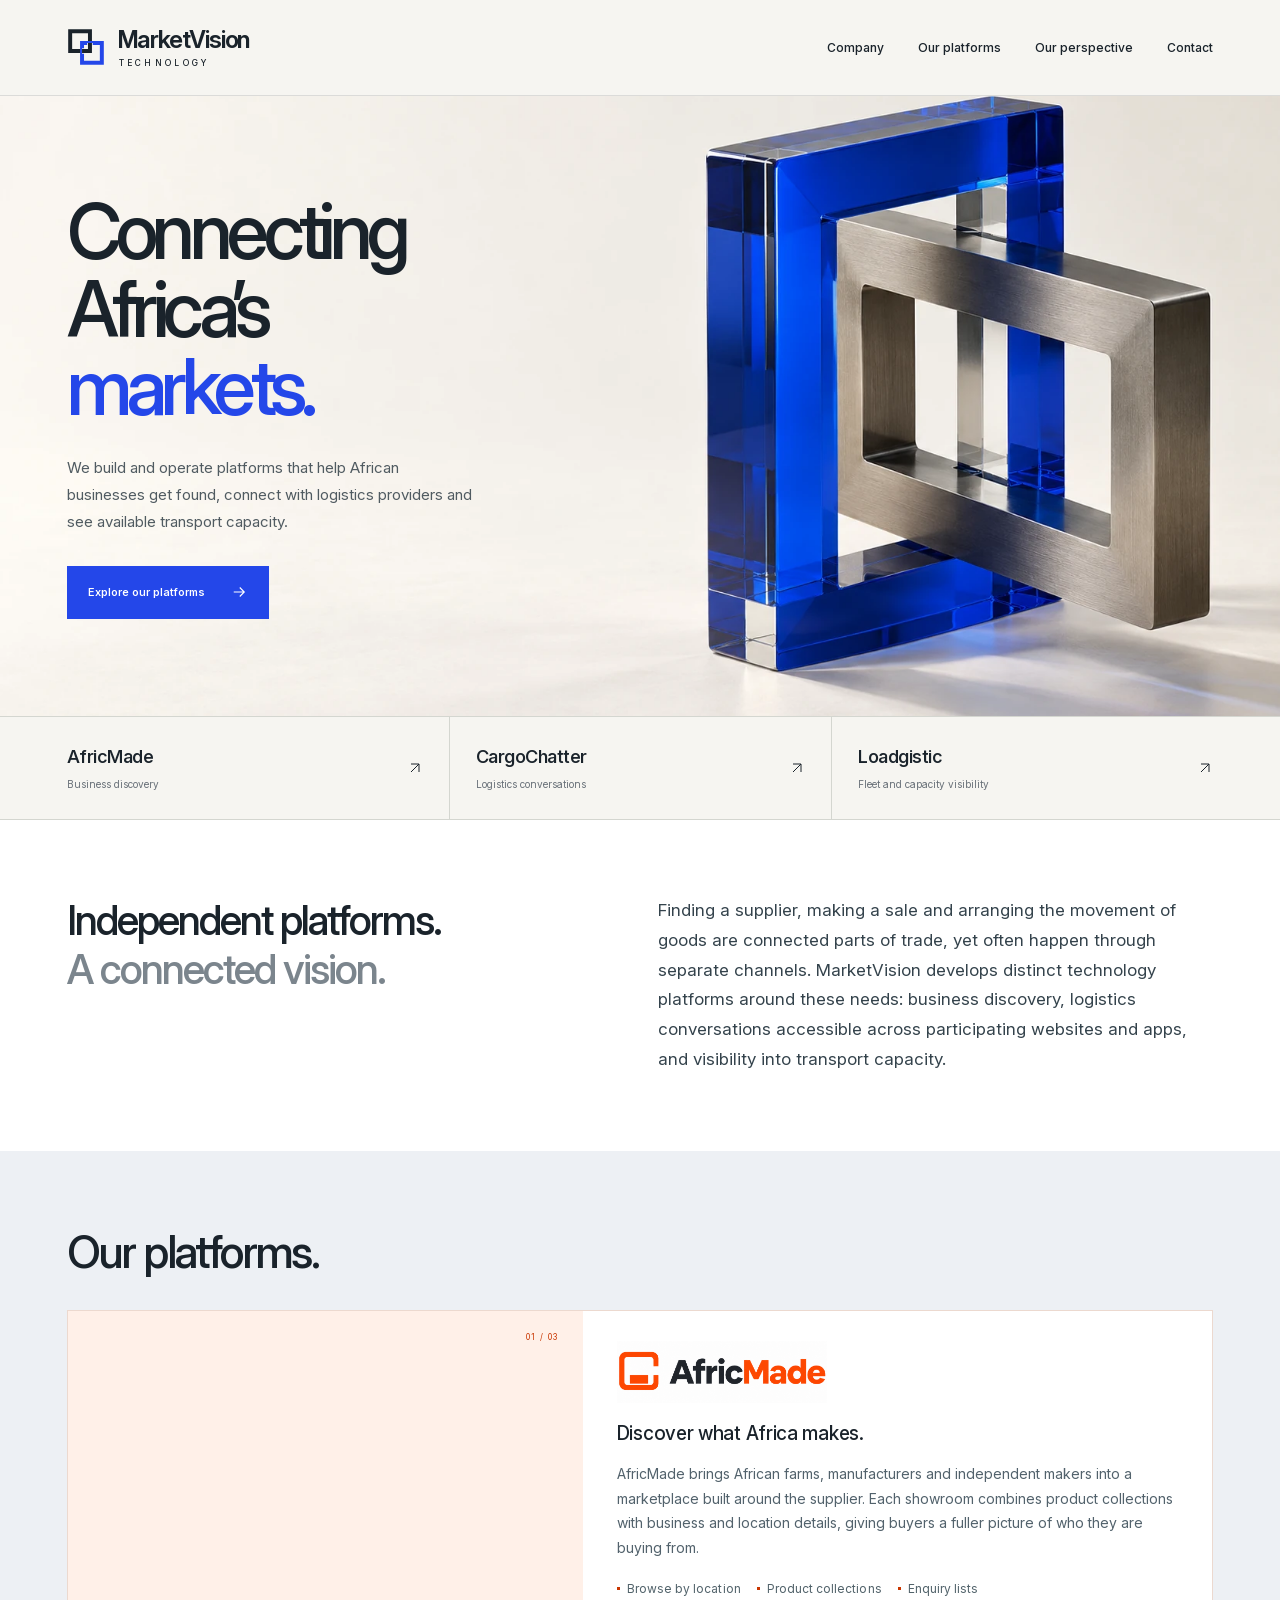
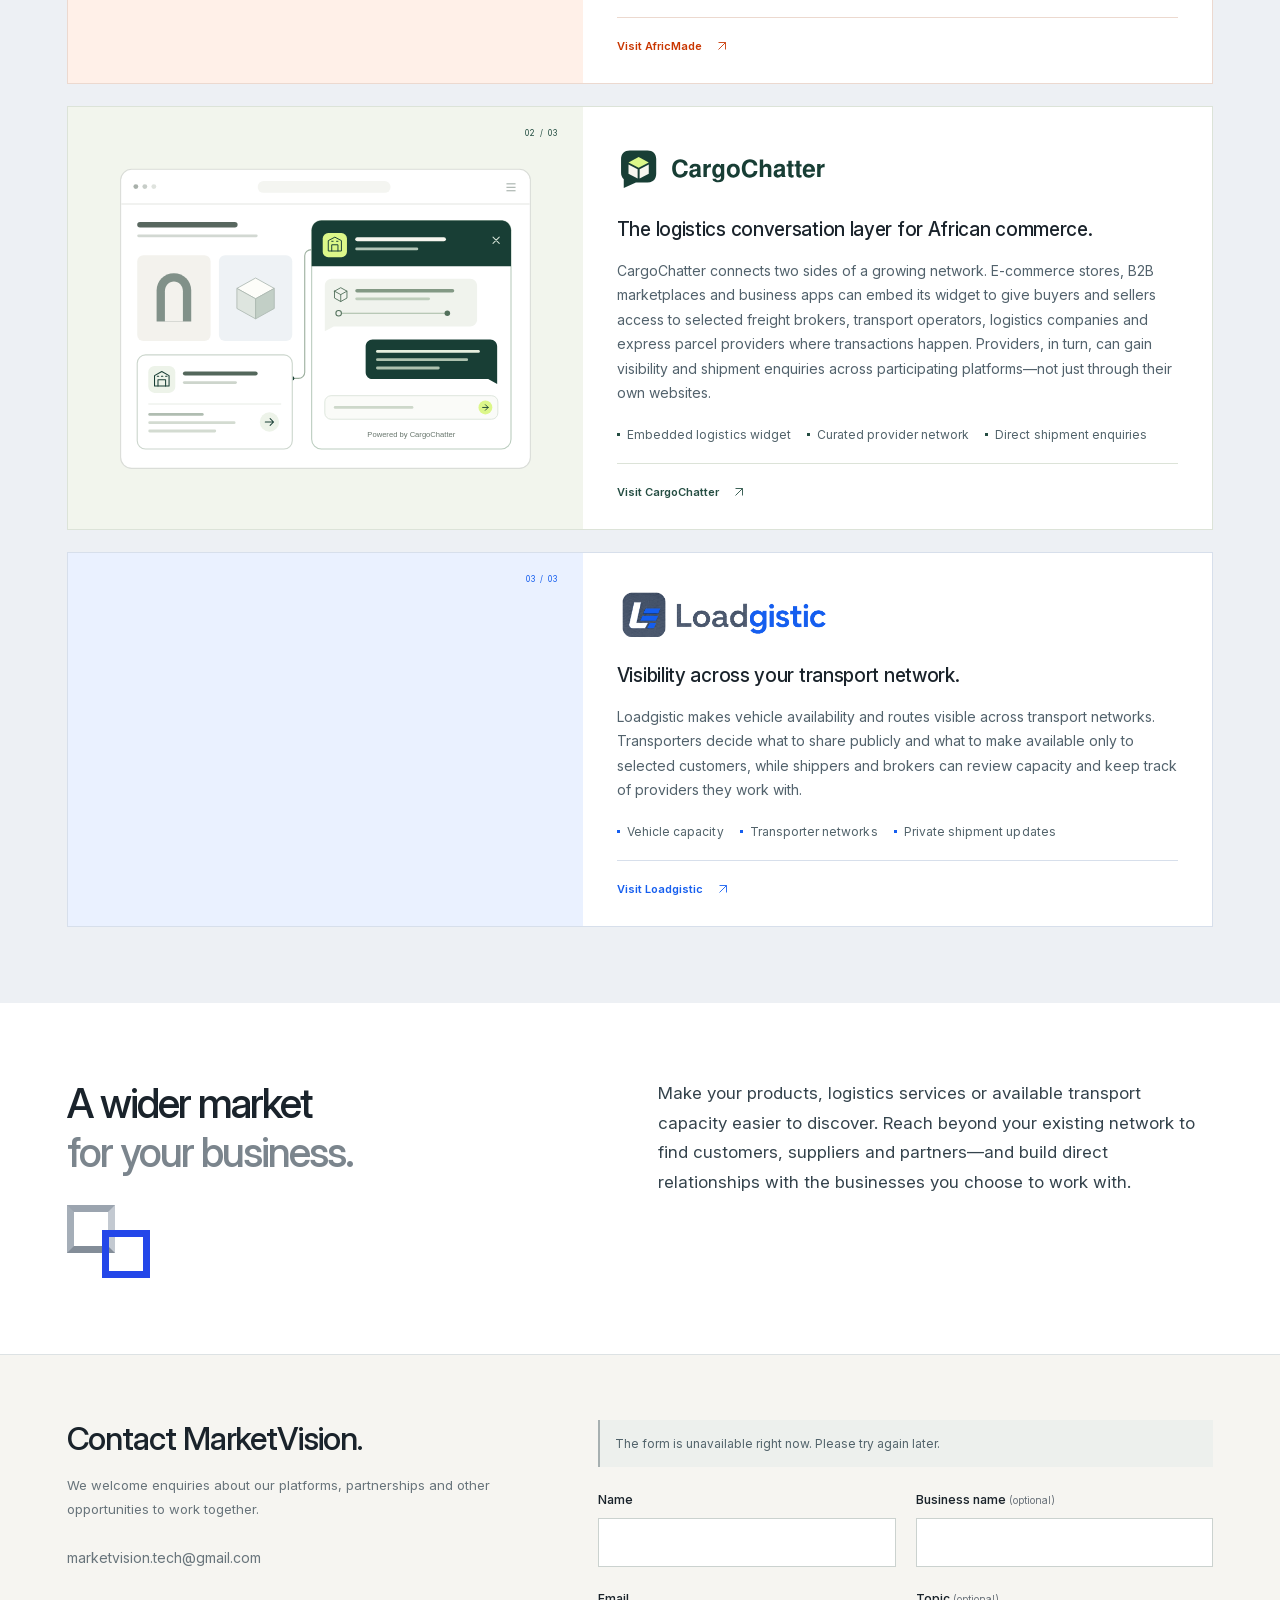
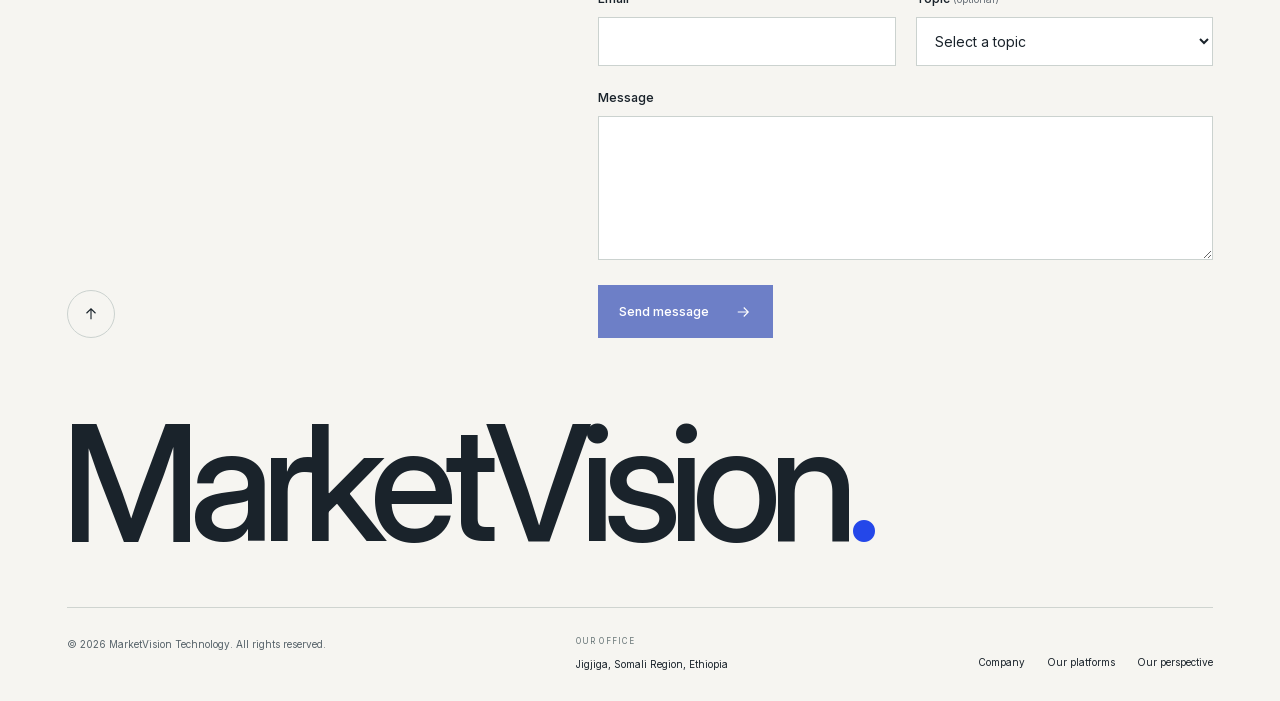
<file: site-template.html>
<!doctype html>
<html lang="en">
<head>
  <meta charset="utf-8">
  <meta name="viewport" content="width=device-width, initial-scale=1">
  <meta name="theme-color" content="#f6f5f1">
  <title data-i18n-html="heading.001">MarketVision Technology — Connecting Africa’s Markets</title>
  <meta name="description" content="MarketVision builds technology for African commerce and logistics. Explore AfricMade, CargoChatter and Loadgistic." data-i18n-content="meta.001">
  <meta property="og:type" content="website">
  <meta property="og:title" content="MarketVision Technology — Connecting Africa’s Markets" data-i18n-content="heading.001">
  <meta property="og:description" content="MarketVision builds technology for African commerce and logistics. Explore AfricMade, CargoChatter and Loadgistic." data-i18n-content="meta.001">
  <meta property="og:url" content="https://marketvisiontech.com/">
  <meta property="og:image" content="https://marketvisiontech.com/assets/marketvision-connect.webp">
  <meta property="og:image:alt" content="Interlocking blue and metal frames" data-i18n-content="meta.002">
  <link rel="canonical" href="https://marketvisiontech.com/">
  <link rel="icon" type="image/svg+xml" href="./assets/mark.svg">
  <link rel="preload" href="./assets/inter-variable.woff2" as="font" type="font/woff2" crossorigin>
  <link rel="stylesheet" href="./styles.css?v=20261024-africmade-showroom">
  <script src="./script.js?v=20261024-purpose" defer></script>
</head>
<body>
  <a class="skip-link" href="#main" data-i18n-text="copy.001">Skip to content</a>
  <header class="site-header">
    <div class="wrap header-inner">
      <a class="brand" href="#top" aria-label="MarketVision Technology home" data-i18n-aria-label="access.001">
        <img src="./assets/mark.svg" width="40" height="40" alt="">
        <span class="brand-type">MarketVision<span>TECHNOLOGY</span></span>
      </a>
      <button class="menu-toggle" id="menu-toggle" type="button" aria-expanded="false" aria-controls="primary-nav" aria-label="Open menu" data-i18n-aria-label="access.002"><span></span><span></span></button>
      <nav class="primary-nav" id="primary-nav" aria-label="Main navigation" data-i18n-aria-label="access.003">
        <a href="#company" data-i18n-text="copy.002">Company</a><a href="#platforms" data-i18n-text="copy.003">Our platforms</a><a href="#perspective" data-i18n-text="nav.perspective">Our perspective</a><a href="#contact" data-i18n-text="copy.005">Contact</a>
      </nav>
    </div>
  </header>
  <main id="main">
    <section class="hero" id="top" aria-labelledby="hero-title">
      <div class="hero-stage">
      <img class="hero-art" src="./assets/marketvision-connect.webp" width="1659" height="948" fetchpriority="high" alt="">
      <div class="wrap hero-inner">
        <div class="hero-copy">
          <h1 id="hero-title" data-i18n-html="heading.hero-title">Connecting<br>Africa’s<br><span>markets.</span>
</h1>
          <p class="hero-description" data-i18n-text="copy.007">We build and operate platforms that help African businesses get found, connect with logistics providers and see available transport capacity.</p>
          <div class="hero-actions">
            <a class="button button-blue" href="#platforms" data-i18n-text="copy.008">Explore our platforms <svg aria-hidden="true" viewbox="0 0 24 24"><path d="M5 12h14M13 6l6 6-6 6"></path></svg></a>
            </div>
        </div>
        </div>
      </div>
      <nav class="portfolio-index" aria-label="Our platforms" data-i18n-aria-label="portfolio.indexLabel">
        <div class="wrap portfolio-index-inner">
          <a href="#africmade"><span><strong lang="en">AfricMade</strong><small data-i18n-text="portfolio.discovery">Business discovery</small></span><svg aria-hidden="true" viewbox="0 0 24 24"><path d="M6 18 18 6M6 6h12v12"></path></svg></a>
          <a href="#cargochatter"><span><strong lang="en">CargoChatter</strong><small data-i18n-text="portfolio.communication">Logistics conversations</small></span><svg aria-hidden="true" viewbox="0 0 24 24"><path d="M6 18 18 6M6 6h12v12"></path></svg></a>
          <a href="#loadgistic"><span><strong lang="en">Loadgistic</strong><small data-i18n-text="portfolio.visibility">Fleet and capacity visibility</small></span><svg aria-hidden="true" viewbox="0 0 24 24"><path d="M6 18 18 6M6 6h12v12"></path></svg></a>
        </div>
      </nav>
    </section>
    <section class="company-section section-space" id="company" aria-labelledby="vision-title">
      <span id="vision" class="section-anchor" aria-hidden="true"></span>
      <div class="wrap company-grid">
        <div class="company-heading">
          <h2 id="vision-title" data-i18n-html="heading.vision-title">Independent platforms.<br><span class="muted-heading">A connected vision.</span></h2>
        </div>
        <div class="company-copy">
          <p class="company-intro" data-i18n-text="purpose.context">Finding a supplier, making a sale and arranging the movement of goods are connected parts of trade, yet often happen through separate channels. MarketVision develops distinct technology platforms around these needs: business discovery, logistics conversations accessible across participating websites and apps, and visibility into transport capacity.</p>
        </div>
      </div>
    </section>
    <section class="platforms section-space" id="platforms" aria-labelledby="platforms-title">
      <div class="wrap">
        <div class="section-heading">
<div>
<h2 id="platforms-title" data-i18n-html="heading.platforms-title">Our platforms.</h2>
</div>
</div>
        <div class="platform-collection">
          <article id="africmade" class="platform platform-africmade">
            <div class="platform-art">
<div class="platform-art-top">
<span>01 / 03</span>
</div>
<div data-platform-illustration="africmade"></div>
</div>
            <div class="platform-content">
              <div class="platform-title"><h3 class="platform-logo-frame"><img class="platform-logo platform-logo-africmade" src="./assets/africmade-logo.webp?v=20261024-showroom" width="1942" height="809" loading="lazy" alt="AfricMade"></h3></div>
              <p class="platform-subtitle" data-i18n-text="copy.027">Discover what Africa makes.</p>
              <p data-i18n-text="copy.028">AfricMade brings African farms, manufacturers and independent makers into a marketplace built around the supplier. Each showroom combines product collections with business and location details, giving buyers a fuller picture of who they are buying from.</p>
              <ul class="feature-list" aria-label="AfricMade features" data-i18n-aria-label="access.005">
<li data-i18n-text="copy.029">Browse by location</li>
<li data-i18n-text="copy.030">Product collections</li>
<li data-i18n-text="copy.031">Enquiry lists</li>
</ul>
              <div class="platform-bottom"><a class="external-link" href="https://africmade.com/" target="_blank" rel="noopener noreferrer" data-i18n-text="copy.032">Visit AfricMade <svg aria-hidden="true" viewbox="0 0 24 24"><path d="M6 18 18 6M6 6h12v12"></path></svg><span class="sr-only" data-i18n-text="copy.033"> (opens in a new tab)</span></a></div>
            </div>
          </article>
          <article id="cargochatter" class="platform platform-cargochatter" aria-labelledby="cargochatter-name">
          <div class="platform-art platform-art-chat">
            <div class="platform-art-top">
<span>02 / 03</span>
</div>
            <img src="./assets/cargochatter-visual.svg" width="640" height="520" loading="lazy" decoding="async" alt="Illustration of a logistics provider profile beside a chat window on a business website" data-i18n-alt="portfolio.cargochatterAlt">
          </div>
          <div class="platform-content">
            <div class="platform-title"><h3 id="cargochatter-name"><img class="platform-logo" src="./assets/cargochatter-logo.svg" width="311" height="64" loading="lazy" alt="CargoChatter"></h3></div>
            <p class="platform-subtitle" data-i18n-text="portfolio.cargochatterTitle">The logistics conversation layer for African commerce.</p>
            <p data-i18n-text="portfolio.cargochatterBody">CargoChatter connects two sides of a growing network. E-commerce stores, B2B marketplaces and business apps can embed its widget to give buyers and sellers access to selected freight brokers, transport operators, logistics companies and express parcel providers where transactions happen. Providers, in turn, can gain visibility and shipment enquiries across participating platforms—not just through their own websites.</p>
            <ul class="feature-list" aria-label="CargoChatter features" data-i18n-aria-label="portfolio.cargochatterFeatures">
<li data-i18n-text="portfolio.providerProfiles">Embedded logistics widget</li>
<li data-i18n-text="portfolio.liveConversations">Curated provider network</li>
<li data-i18n-text="portfolio.shipmentQuotes">Direct shipment enquiries</li>
</ul>
            <div class="platform-bottom"><a class="external-link" href="https://cargochatter.com/" target="_blank" rel="noopener noreferrer" data-i18n-text="portfolio.cargochatterLink">Visit CargoChatter <svg aria-hidden="true" viewbox="0 0 24 24"><path d="M6 18 18 6M6 6h12v12"></path></svg><span class="sr-only" data-i18n-text="copy.033"> (opens in a new tab)</span></a></div>
          </div>
        </article>
      <article id="loadgistic" class="platform platform-loadgistic">
            <div class="platform-art">
<div class="platform-art-top">
<span>03 / 03</span>
</div>
<div data-platform-illustration="loadgistic"></div>
</div>
            <div class="platform-content">
              <div class="platform-title"><h3><img class="platform-logo" src="./assets/loadgistic-logo.png" width="1510" height="390" loading="lazy" alt="Loadgistic"></h3></div>
              <p class="platform-subtitle" data-i18n-text="copy.039">Visibility across your transport network.</p>
              <p data-i18n-text="copy.040">Loadgistic makes vehicle availability and routes visible across transport networks. Transporters decide what to share publicly and what to make available only to selected customers, while shippers and brokers can review capacity and keep track of providers they work with.</p>
              <ul class="feature-list" aria-label="Loadgistic features" data-i18n-aria-label="access.007">
<li data-i18n-text="copy.041">Vehicle capacity</li>
<li data-i18n-text="copy.042">Transporter networks</li>
<li data-i18n-text="copy.043">Private shipment updates</li>
</ul>
              <div class="platform-bottom"><a class="external-link" href="https://loadgistic.com/" target="_blank" rel="noopener noreferrer" data-i18n-text="copy.044">Visit Loadgistic <svg aria-hidden="true" viewbox="0 0 24 24"><path d="M6 18 18 6M6 6h12v12"></path></svg><span class="sr-only" data-i18n-text="copy.033"> (opens in a new tab)</span></a></div>
            </div>
          </article>
        </div>
        </div>
    </section>
    <section class="perspective section-space" id="perspective" aria-labelledby="perspective-title">
  <div class="wrap perspective-grid">
    <div class="perspective-heading">
      <h2 id="perspective-title" data-i18n-html="perspective.heading">A wider market<br><span class="muted-heading">for your business.</span></h2>
      <div class="perspective-squares" aria-hidden="true">
<span></span><span></span>
</div>
    </div>
    <div class="perspective-copy">
      <p data-i18n-text="perspective.body">Make your products, logistics services or available transport capacity easier to discover. Reach beyond your existing network to find customers, suppliers and partners—and build direct relationships with the businesses you choose to work with.</p>
    </div>
  </div>
</section></main>
  <footer class="site-footer" id="contact"><div class="wrap">
    <div class="footer-top has-contact-form">
      <div class="contact-copy">
        <h2 id="contact-title" data-i18n-html="heading.contact-title">Contact MarketVision.</h2>
        <p data-i18n-text="copy.057">We welcome enquiries about our platforms, partnerships and other opportunities to work together.</p>
        <p class="contact-address">marketvision.tech@gmail.com</p>
      </div>
      <div class="contact-form-panel" id="contact-form-panel">
        <p class="contact-form-availability" id="contact-form-availability" role="status" data-i18n-text="form.unavailable">The form is unavailable right now. Please try again later.</p>
        <noscript><p class="contact-noscript" data-i18n-text="copy.058">Please enable JavaScript to submit this form.</p></noscript>
        <form class="contact-form" id="contact-form" action="https://api.web3forms.com/submit" method="post" aria-labelledby="contact-title">
          <div class="contact-form-grid">
            <label class="contact-field" for="contact-name" data-i18n-text="copy.059">Name
              <input id="contact-name" name="name" type="text" autocomplete="name" maxlength="120" required>
            </label>
            <label class="contact-field" for="contact-business" data-i18n-text="copy.060">Business name <span class="field-optional" data-i18n-text="copy.061">(optional)</span>
              <input id="contact-business" name="business" type="text" autocomplete="organization" maxlength="160">
            </label>
            <label class="contact-field" for="contact-email" data-i18n-text="copy.062">Email
              <input id="contact-email" name="email" type="email" autocomplete="email" maxlength="254" required>
            </label>
            <label class="contact-field" for="contact-topic" data-i18n-text="copy.063">Topic <span class="field-optional" data-i18n-text="copy.061">(optional)</span>
              <select id="contact-topic" name="topic">
                <option value="" data-i18n-text="copy.064">Select a topic</option>
                <option value="General enquiry" data-i18n-text="copy.065">General enquiry</option>
                <option value="Our platforms" data-i18n-text="copy.066">Our platforms</option>
                <option value="Partnerships" data-i18n-text="copy.067">Partnerships</option>
                </select>
            </label>
            <label class="contact-field contact-field-message" for="contact-message" data-i18n-text="copy.069">Message
              <textarea id="contact-message" name="message" rows="5" maxlength="5000" required></textarea>
            </label>
          </div>
          <input class="contact-honeypot" id="contact-botcheck" name="botcheck" type="checkbox" tabindex="-1" autocomplete="off" aria-hidden="true">
          <button class="button button-blue contact-submit" id="contact-submit" type="submit" disabled><span id="contact-submit-label" data-i18n-text="form.send">Send message</span><svg aria-hidden="true" viewbox="0 0 24 24"><path d="M5 12h14M13 6l6 6-6 6"></path></svg></button>
          <p class="contact-form-status" id="contact-form-status" role="status" aria-live="polite" aria-atomic="true" tabindex="-1" hidden></p>
        </form>
      </div>
      <a class="back-top" href="#top" aria-label="Back to top" data-i18n-aria-label="access.008"><svg aria-hidden="true" viewbox="0 0 24 24"><path d="M12 19V5m-6 6 6-6 6 6"></path></svg></a>
    </div>
    <div class="footer-wordmark" aria-hidden="true">MarketVision<span>.</span>
</div>
    <div class="footer-bottom">
<div>
<p>© <span id="copyright-year">2026</span> MarketVision Technology. <span data-i18n-text="footer.rights">All rights reserved.</span></p>
</div>
<div>
<span class="footer-label" data-i18n-text="copy.070">OUR OFFICE</span><address data-i18n-text="copy.071">Jigjiga, Somali Region, Ethiopia</address>
</div>
<nav aria-label="Footer navigation" data-i18n-aria-label="access.009"><a href="#company" data-i18n-text="copy.002">Company</a><a href="#platforms" data-i18n-text="copy.003">Our platforms</a><a href="#perspective" data-i18n-text="nav.perspective">Our perspective</a></nav>
</div>
  </div></footer>
  <script src="./form-config.js?v=20261023-active"></script>
</body>
</html>
</file>
<file: styles.css>
@font-face{font-family:Inter;src:url("./assets/inter-variable.woff2") format("woff2");font-style:normal;font-weight:100 900;font-display:swap}
:root{--canvas:#f6f5f1;--paper:#fff;--ink:#1a232b;--muted:#687078;--blue:#2447e9;--line:#d9ddd9;--max:1320px;--gutter:clamp(24px,5.2vw,80px);--dark:#17272e}
*,*::before,*::after{box-sizing:border-box}
html{scroll-behavior:smooth;scroll-padding-top:100px}
body{margin:0;background:var(--canvas);color:var(--ink);font-family:Inter,Arial,sans-serif;-webkit-font-smoothing:antialiased}
body.menu-open{overflow:hidden}a{color:inherit;text-decoration:none}button{font:inherit}img{display:block;max-width:100%;height:auto}svg{display:block}
button,a,summary{-webkit-tap-highlight-color:transparent}
a:focus-visible,button:focus-visible,summary:focus-visible{outline:3px solid var(--blue);outline-offset:6px}
::selection{background:#dbe4ff;color:#12284c}
.wrap{width:calc(100% - var(--gutter)*2);max-width:var(--max);margin-inline:auto}
.sr-only{position:absolute;width:1px;height:1px;padding:0;margin:-1px;overflow:hidden;clip:rect(0,0,0,0);white-space:nowrap;border:0}
.skip-link{position:fixed;left:20px;top:-100px;z-index:100;background:var(--ink);color:white;padding:14px 20px}.skip-link:focus{top:12px}
.site-header{height:96px;position:relative;z-index:20;background:var(--canvas);border-bottom:1px solid rgba(26,35,43,.12)}
.header-inner{height:100%;display:flex;align-items:center;justify-content:space-between;gap:30px}
.brand{display:inline-flex;align-items:center;gap:12px;flex-shrink:0}.brand img{width:38px;height:38px}
.brand-type{font-size:24px;font-weight:620;letter-spacing:-1.2px;line-height:1.1}
.brand-type>span{display:block;letter-spacing:3.3px;font-size:8.5px;font-weight:500;margin-top:6px;padding-left:2px}
.primary-nav{display:flex;align-items:center;gap:34px;font-size:12px;font-weight:520}
.primary-nav>a:not(.nav-cta){position:relative;padding:10px 0}
.primary-nav>a:not(.nav-cta)::after{content:"";position:absolute;bottom:2px;left:0;width:100%;height:1px;background:currentColor;transform:scaleX(0);transform-origin:left;transition:transform .2s}
.primary-nav>a:hover::after{transform:scaleX(1)}
.nav-cta{display:flex;align-items:center;justify-content:space-between;gap:28px;padding:15px 18px;border:1px solid var(--ink);margin-left:12px;transition:background .2s,color .2s}
.nav-cta:hover{background:var(--ink);color:white}
.nav-cta svg,.button svg,.text-link svg,.external-link svg,.sector-inner svg,.back-top svg{width:18px;height:18px;fill:none;stroke:currentColor;stroke-width:1.5;flex-shrink:0}
.menu-toggle{display:none}

/* Corporate overview and portfolio navigation. */
.hero{position:relative}
.hero-stage{position:relative;isolation:isolate;overflow:hidden}
.hero-art{position:absolute;inset:0;width:100%;height:100%;object-fit:cover;object-position:center;z-index:-1;mix-blend-mode:multiply}
.hero-inner{position:relative;min-height:620px;padding-block:60px;display:flex;align-items:center}
.hero-copy{position:relative;z-index:1;width:57%;max-width:650px}
.eyebrow,.section-label{font-size:10px;letter-spacing:1.25px;line-height:1.6;font-weight:600;display:flex;align-items:center;gap:11px;margin:0 0 25px}
.small-square{width:6px;height:6px;background:var(--blue);display:inline-block;flex-shrink:0}
.hero h1{font-size:clamp(62px,6vw,88px);font-weight:520;line-height:1.015;letter-spacing:-5.6px;margin:0 0 27px}
.hero h1>span{color:var(--blue)}
.hero-description{font-size:15px;line-height:1.8;max-width:410px;margin:0;color:#505b61}
.hero-actions{display:flex;align-items:center;gap:26px;margin-top:31px}
.button{display:inline-flex;align-items:center;justify-content:space-between;gap:25px;min-height:53px;padding:17px 21px;font-size:11px;font-weight:550;transition:background .2s,transform .2s}
.button-blue{background:var(--blue);color:white}.button-blue:hover{background:#1735c6;transform:translateY(-2px)}
.text-link{display:inline-flex;align-items:center;gap:10px;font-size:11px;font-weight:550;padding-block:9px}
.text-link:hover{text-decoration:underline;text-underline-offset:6px}
.hero-caption{position:absolute;bottom:32px;right:0;display:flex;gap:46px;font-size:8px;font-weight:500;letter-spacing:1.15px;color:#72716c}
.portfolio-index{border-block:1px solid #d4d6d0;background:#f6f5f1}
.portfolio-index-inner{display:grid;grid-template-columns:repeat(3,minmax(0,1fr))}
.portfolio-index-title{display:flex;align-items:center;gap:11px;margin:0;padding-right:20px;font-size:10px;font-weight:550;line-height:1.6;color:#637078}
.portfolio-index a{display:flex;justify-content:space-between;align-items:center;gap:16px;min-width:0;padding:27px 26px;border-left:1px solid #d4d6d0;transition:background .2s}
.portfolio-index a:first-of-type{border-left:0;padding-left:0}.portfolio-index a:last-child{padding-right:0}
.portfolio-index a>span{min-width:0}.portfolio-index strong{display:block;font-size:18px;font-weight:550;letter-spacing:-.5px;line-height:1.4}
.portfolio-index small{display:block;margin-top:7px;font-size:10px;line-height:1.6;color:#687078}
.portfolio-index svg{width:16px;height:16px;fill:none;stroke:currentColor;stroke-width:1.5;flex-shrink:0;transition:transform .2s}
.portfolio-index a:hover strong{color:var(--blue)}.portfolio-index a:hover svg{transform:translate(2px,-2px);color:var(--blue)}
.section-space{padding-block:76px}
h2{font-size:clamp(37px,3.5vw,53px);letter-spacing:-2.6px;line-height:1.14;font-weight:520;margin:0}
.muted-heading{color:#7b858d}
.company-section{position:relative;background:#fff}
.section-anchor{position:absolute;top:0;left:0;scroll-margin-top:100px}
.company-grid,.perspective-grid{display:grid;grid-template-columns:minmax(0,.95fr) minmax(0,1.05fr);gap:clamp(42px,7vw,105px)}
.company-heading h2,.perspective-heading h2{font-size:clamp(34px,3.2vw,46px);letter-spacing:-2px;line-height:1.2}
.company-copy{padding-top:0;min-width:0}
.company-copy p{margin:0}
.company-intro{font-size:17px;line-height:1.75;color:#34434c}
.company-role{margin-top:18px!important;padding-top:18px;border-top:1px solid var(--line);font-size:14px;line-height:1.75;color:#657079}

/* Each owned platform has the same editorial space and treatment. */
.platforms{background:#edf0f4}
.section-heading{display:flex;justify-content:space-between;align-items:flex-end;gap:55px;margin-bottom:32px}
.section-heading .section-label{margin-bottom:21px}
.section-heading>p{font-size:14px;line-height:1.8;color:#627078;max-width:295px;margin:0 0 4px}
.platform-collection{display:grid;gap:22px}
.platform{min-width:0;display:grid;grid-template-columns:minmax(0,.9fr) minmax(0,1.1fr);border:1px solid var(--platform-border,#dce1e5);background:#fff;scroll-margin-top:116px}
.platform-africmade{--platform-accent:#c93600;--platform-canvas:#fff0e8;--platform-border:#ecd9cf}
.platform-cargochatter{--platform-accent:#244d42;--platform-canvas:#f2f5ed;--platform-border:#dce3d8}
.platform-loadgistic{--platform-accent:#155eef;--platform-canvas:#eaf1ff;--platform-border:#d7dfeb}
.platform-art{position:relative;min-width:0;min-height:360px;display:flex;align-items:center;justify-content:center;padding:30px 12px 20px;background:var(--platform-canvas);overflow:hidden}
.platform-art-top{position:absolute;inset:0 0 auto;display:flex;justify-content:flex-end;align-items:flex-start;gap:12px;z-index:1;padding:20px 24px 0;font-size:8px;letter-spacing:1.4px;line-height:1.6;color:var(--platform-accent)}
.platform-art-top>span:last-child{flex-shrink:0;white-space:nowrap}
.platform-art .platform-illustration{display:block;width:100%;height:auto;aspect-ratio:1000/650}
.platform-art-chat>img{display:block;width:100%;height:auto;max-height:360px;object-fit:contain}
.illustration-note{position:absolute;bottom:12px;right:20px;font-size:8px;letter-spacing:.2px;color:#748087}
.platform-content{min-width:0;padding:30px 34px;display:flex;flex-direction:column}
.platform-title{display:flex;align-items:center;gap:14px;margin-bottom:17px}
.platform-title h3{font-size:31px;font-weight:580;line-height:1;letter-spacing:-1.4px;margin:0;min-width:0}
.platform-logo{width:210px;height:62px;object-fit:contain;object-position:left center}
.platform-logo-frame{position:relative;width:210px;height:62px;overflow:hidden}
.platform-logo-africmade{position:absolute;width:120%;max-width:none;height:auto;left:-10%;top:50%;transform:translateY(-50%)}
.platform-content>p{font-size:14px;color:#52626c;line-height:1.75;margin:0;max-width:570px}
.platform-content>p.platform-detail{margin-top:14px}
.platform-content>p.platform-subtitle{font-size:19px;line-height:1.5;font-weight:500;color:var(--ink);margin-bottom:14px;letter-spacing:-.3px}
.feature-list{display:flex;gap:10px 16px;flex-wrap:wrap;margin:19px 0;padding:0;list-style:none}
.feature-list li{font-size:12px;line-height:1.6;letter-spacing:.05px;color:#52636b;display:flex;align-items:center;gap:7px}
.feature-list li::before{content:"";width:3px;height:3px;background:var(--platform-accent);flex-shrink:0}
.platform-bottom{border-top:1px solid var(--platform-border);padding-top:21px;margin-top:auto;display:flex;align-items:center;justify-content:space-between;gap:14px;flex-wrap:wrap}
.external-link{display:inline-flex;align-items:center;gap:13px;font-size:11px;font-weight:600;color:var(--platform-accent)}
.external-link svg{width:14px;height:14px;transition:transform .2s}.external-link:hover{text-decoration:underline;text-underline-offset:5px}.external-link:hover svg{transform:translate(2px,-2px)}

/* A company perspective, separate from the individual product descriptions. */
.perspective{background:#fff;border-bottom:1px solid #dde2e4}
.perspective-copy{padding-top:0;min-width:0}
.perspective-copy p{font-size:17px;line-height:1.75;margin:0;color:#34434c}
.perspective-copy p+p{font-size:14px;color:#657079;margin-top:18px}
.perspective-squares{position:relative;margin-top:28px;width:83px;height:73px}
.perspective-squares span{position:absolute;width:48px;height:48px;border:7px solid #a6adb6}
.perspective-squares span:first-child{top:0;left:0;border-color:#9ba4af #c3c9d1 #838d98 #a5aeb8}
.perspective-squares span:last-child{bottom:0;right:0;border-color:var(--blue)}

/* Contact and corporate footer. */
.site-footer{padding-block:65px 29px}.footer-top{display:flex;align-items:center;justify-content:space-between;margin-bottom:57px}
.contact-copy{max-width:600px;min-width:0}.contact-copy h2{font-size:32px;letter-spacing:-1.1px;line-height:1.2}.contact-copy>p{font-size:13px;line-height:1.8;color:#68747b;margin:16px 0 20px;max-width:430px}.contact-copy>p.contact-address{font-size:14px;color:#68747b;margin-top:24px;overflow-wrap:anywhere}
.contact-form-availability[hidden],.contact-form-status[hidden],.contact-honeypot{display:none!important}
.footer-top.has-contact-form{display:grid;grid-template-columns:minmax(0,.85fr) minmax(0,1.15fr);grid-template-areas:"copy form" "back form";column-gap:clamp(36px,6vw,88px);row-gap:36px;align-items:start}
.has-contact-form .contact-copy{grid-area:copy}.has-contact-form .contact-form-panel{grid-area:form;min-width:0}.has-contact-form>.back-top{grid-area:back;align-self:end;position:static}
.contact-form{margin:0}.contact-form-grid{display:grid;grid-template-columns:minmax(0,1fr) minmax(0,1fr);gap:23px 20px}
.contact-field{display:block;min-width:0;font-size:12px;line-height:1.5;font-weight:550}.field-optional{color:var(--muted);font-size:10px;font-weight:400}
.contact-field input,.contact-field select,.contact-field textarea{display:block;width:100%;min-width:0;margin-top:9px;border:1px solid #cbd2cf;border-radius:0;background:#fff;color:var(--ink);padding:13px 14px;font:400 14px/1.5 Inter,Arial,sans-serif;min-height:49px;transition:border-color .2s}
.contact-field select{padding-right:30px}.contact-field textarea{min-height:144px;resize:vertical}.contact-field-message{grid-column:1/-1}
.contact-field input:hover,.contact-field select:hover,.contact-field textarea:hover{border-color:#929e9e}.contact-field input:focus-visible,.contact-field select:focus-visible,.contact-field textarea:focus-visible{outline:2px solid var(--blue);outline-offset:3px;border-color:var(--blue)}
.contact-field input:disabled,.contact-field select:disabled,.contact-field textarea:disabled{color:#68747b;background:#f0f1ed;cursor:wait}
.contact-submit{border:0;margin-top:25px;min-width:167px;cursor:pointer;font-size:12px}.contact-submit:disabled{cursor:not-allowed;background:#6d7fc7;transform:none}.contact-form[aria-busy="true"] .contact-submit:disabled{cursor:wait}
.contact-form-status{font-size:12px;line-height:1.75;margin:19px 0 0;padding:13px 15px;border-left:2px solid var(--blue);color:#334653;background:#edf0f8}.contact-form-status[data-state="error"]{color:#743627;border-color:#a4543c;background:#f5ece6}.contact-form-status[data-state="success"]{color:#285547;border-color:#507a68;background:#eaf0e9}.contact-form-status:focus{outline:2px solid var(--blue);outline-offset:3px}
.contact-form-availability{font-size:12px;line-height:1.75;margin:0 0 24px;padding:13px 15px;border-left:2px solid #a7b0b1;color:#52636b;background:#edf0ed}.contact-noscript{font-size:12px;line-height:1.7;color:#68747b;margin:16px 0 0}
.back-top{display:grid;place-items:center;width:48px;height:48px;border:1px solid #cbd2cf;border-radius:50%;transition:background .2s,color .2s}.back-top:hover{background:var(--ink);color:white}
.footer-wordmark{font-size:clamp(75px,12.5vw,186px);font-weight:500;letter-spacing:-.075em;line-height:1.1;white-space:nowrap;margin-left:-6px;margin-bottom:36px}
.footer-wordmark>span{color:var(--blue)}
.footer-bottom{border-top:1px solid #cfd4d0;padding-top:28px;display:flex;justify-content:space-between;gap:35px;font-size:10px}
.footer-label{font-size:8px;letter-spacing:1.1px;color:#687577;display:block;margin-bottom:10px}
.footer-bottom p{margin:0;line-height:1.6;color:#57636a}.footer-bottom address{font-size:10px;line-height:1.6;font-style:normal}
.footer-bottom nav{display:flex;align-items:flex-start;gap:22px;padding-top:20px}.footer-bottom nav a:hover{text-decoration:underline;text-underline-offset:5px}
.error-page{min-height:100vh;display:grid;place-items:center}.error-content{max-width:650px;padding:45px}.error-content h1{font-size:68px;letter-spacing:-4px;font-weight:500}.error-content p{font-size:16px;line-height:1.8}

.footer-bottom>div{min-width:0}.footer-bottom nav{flex-wrap:wrap}
@media(min-width:1600px){.hero-inner{min-height:680px;padding-top:70px}.hero-art{object-position:center 48%}}
@media(max-width:1150px){
  .hero-inner{min-height:580px;padding-top:48px}.hero h1{font-size:72px;letter-spacing:-4.7px}
  .hero-copy{width:59%}.hero-description{max-width:365px;font-size:14px}.hero-art{object-position:43% center}
  .hero-actions{gap:20px;flex-wrap:wrap}.hero-caption{bottom:27px;font-size:7px;gap:24px}
  .portfolio-index a{padding-inline:20px}.portfolio-index strong{font-size:17px}
  .platform-content{padding:30px}.platform-content>p.platform-subtitle{font-size:18px}
  .footer-wordmark{font-size:13vw}.footer-bottom{gap:20px}
}
@media(max-width:900px){
  .company-grid,.perspective-grid{grid-template-columns:1fr;gap:26px}.company-copy,.perspective-copy{padding-top:0;max-width:680px}
  .company-heading h2,.perspective-heading h2{font-size:40px}.perspective-squares{display:none}
  .platform{grid-template-columns:minmax(0,.85fr) minmax(0,1.15fr)}.platform-content{padding:26px}.platform-art{min-height:340px;padding-inline:4px}
  .platform-art-top{padding-inline:20px;font-size:7px}.platform-content>p.platform-subtitle{font-size:17px}
  .footer-top.has-contact-form{grid-template-columns:minmax(0,1fr) auto;grid-template-areas:"copy back" "form form";gap:36px 16px}
  .has-contact-form>.back-top{align-self:start}.has-contact-form .contact-copy h2{padding-right:0}.contact-form-panel{max-width:680px}
}
@media(max-width:800px){
  .hero-inner{min-height:550px;padding-top:45px;padding-bottom:45px}.hero h1{font-size:65px;letter-spacing:-4px}.hero-copy{width:65%}
  .eyebrow{font-size:8px;letter-spacing:.7px;gap:8px}.hero-description{max-width:330px;font-size:14px}.hero-art{object-position:39% center;opacity:.9}
  .hero-caption{gap:18px;letter-spacing:.7px;font-size:6px}
  .portfolio-index-inner{grid-template-columns:repeat(3,minmax(0,1fr))}.portfolio-index-title{grid-column:1/-1;padding:16px 0;border-bottom:1px solid #d4d6d0}
  .portfolio-index a{padding:21px 18px}.portfolio-index a:first-of-type{border-left:0;padding-left:0}.portfolio-index a:first-of-type{border-left:0;padding-left:0}.portfolio-index a:last-child{padding-right:0}
  .portfolio-index strong{font-size:16px}.portfolio-index small{font-size:10px}.portfolio-index svg{display:none}
  .section-space{padding-block:64px}h2{font-size:40px;letter-spacing:-2px}
  .section-heading{gap:35px;align-items:flex-end}.section-heading>p{max-width:230px;font-size:13px}
  .platform{grid-template-columns:minmax(0,1fr)}.platform-art{min-height:0;padding:48px 22px 27px}.platform-art .platform-illustration{max-width:520px}.platform-art-chat>img{max-width:480px;max-height:350px}
  .platform-art-top{padding:22px 26px 0;font-size:8px}.platform-content{padding:32px}.platform-content>p{max-width:none}.platform-content>p.platform-subtitle{font-size:19px}
  .footer-top{margin-bottom:40px}.footer-wordmark{font-size:12.7vw;margin-bottom:26px;letter-spacing:-.075em}.footer-bottom{flex-wrap:wrap;gap:26px 30px}.footer-bottom nav{padding-top:0;width:100%}
}
@media(max-width:600px){
  :root{--gutter:24px}
  .hero-inner{min-height:0;padding-top:34px;padding-bottom:250px}.hero-copy{width:100%;max-width:100%}.eyebrow{font-size:8px;letter-spacing:.8px;margin-bottom:24px}
  .hero h1{font-size:clamp(43px,13.3vw,64px);line-height:1.04;letter-spacing:-.06em;margin-bottom:24px}.hero-description{max-width:370px;font-size:15px;line-height:1.8}
  .hero-actions{margin-top:25px;gap:20px;flex-direction:row;flex-wrap:wrap;align-items:center}.button{padding:16px 18px;font-size:11px;min-height:49px;gap:16px}.hero-actions .text-link{font-size:11px;padding-block:9px;gap:6px}.text-link svg{width:15px;height:15px}
  .hero-art{inset:auto 0 25px auto;width:100%;height:228px;object-fit:cover;object-position:right center;opacity:1}.hero-caption{bottom:19px;right:0;left:0;justify-content:space-between;font-size:7px;letter-spacing:1px}
  .portfolio-index-inner{grid-template-columns:minmax(0,1fr)}.portfolio-index-title{padding:17px 0}
  .portfolio-index a,.portfolio-index a:first-of-type,.portfolio-index a:last-child{border-left:0;padding:18px 0;min-height:80px}.portfolio-index a+a{border-top:1px solid #d4d6d0}
  .portfolio-index a>span{display:flex;align-items:center;justify-content:space-between;gap:18px;width:100%}.portfolio-index strong{font-size:16px}.portfolio-index small{margin:0;font-size:10px;text-align:right;max-width:150px}.portfolio-index svg{display:block;width:14px;height:14px}
  .section-space{padding-block:48px}.section-label{font-size:9px;letter-spacing:1.1px;margin-bottom:23px}h2,.company-heading h2,.perspective-heading h2{font-size:34px;line-height:1.2;letter-spacing:-1.7px}
  .company-grid,.perspective-grid{gap:25px}.company-intro,.perspective-copy p{font-size:16px;line-height:1.85}.company-role,.perspective-copy p+p{font-size:14px;line-height:1.85}
  .section-heading{display:block;margin-bottom:30px}.section-heading>p{max-width:340px;margin-top:21px;font-size:14px}.platform-collection{gap:26px}
  .platform-art{padding:30px 9px 18px}.platform-art-top{font-size:7px;padding:20px 23px 0}.platform-art-chat>img{max-height:300px}.illustration-note{font-size:7px;right:16px;bottom:9px}
  .platform-content{padding:27px 23px}.platform-title{margin-bottom:17px}.platform-content>p.platform-subtitle{font-size:18px}.platform-content>p{font-size:14px;line-height:1.85}
  .feature-list{gap:9px 14px;margin:22px 0}.feature-list li{font-size:11px}.platform-bottom{flex-wrap:wrap}.external-link{font-size:11px;gap:10px}
  .site-footer{padding-block:52px 27px}.footer-top{margin-bottom:37px;align-items:flex-start;gap:14px;position:relative}.contact-copy{width:100%;padding-top:2px}.contact-copy h2{font-size:28px;letter-spacing:-1px}.contact-copy>p{font-size:14px;max-width:340px;margin:16px 0 20px}.contact-copy>p.contact-address{font-size:13px;margin-top:20px}.back-top{width:38px;height:38px}.footer-wordmark{font-size:12.9vw;letter-spacing:-.08em;margin-left:-2px;margin-bottom:25px}
  .footer-bottom{display:grid;grid-template-columns:minmax(0,1fr);gap:23px;padding-top:25px}.footer-label{font-size:7px;margin-bottom:8px}.footer-bottom p,.footer-bottom address{font-size:10px}.footer-bottom nav{font-size:10px;gap:22px;margin-top:4px}
  .contact-form-grid{grid-template-columns:minmax(0,1fr);gap:20px}.contact-field{font-size:12px}.contact-field input,.contact-field select,.contact-field textarea{font-size:16px}.contact-submit{font-size:12px;min-height:51px;padding:16px 19px}.contact-form-status{font-size:12px}
}
@media(max-width:370px){.hero-actions{gap:14px}.portfolio-index small{max-width:135px}.hero-actions .text-link{font-size:10px}}
@media(prefers-reduced-motion:reduce){html{scroll-behavior:auto}*,*::before,*::after{transition:none!important;animation:none!important}}
</file>
<file: languages.css>
@font-face {
  font-family: "Noto Sans Ethiopic";
  src: url("assets/noto-sans-ethiopic.woff") format("woff");
  font-style: normal;
  font-weight: 100 900;
  font-display: swap;
}
/* The language chooser remains available independently of the mobile menu. */
.language-switcher { position: relative; flex: 0 0 auto; order: 3; z-index: 25; color: var(--language-ink); font-family: Inter, "Noto Sans Ethiopic", Arial, sans-serif; }
.language-switcher summary { min-height: 44px; padding: 10px 12px; display: flex; align-items: center; justify-content: center; gap: 8px; border: 1px solid var(--language-line); border-radius: 4px; cursor: pointer; list-style: none; background: var(--language-bg); font-size: 12px; font-weight: 500; line-height: 1.5; white-space: nowrap; user-select: none; }
.language-switcher summary::-webkit-details-marker { display: none; }
.language-switcher summary::marker { content: ""; }
.language-switcher summary:hover, .language-switcher[open] summary { border-color: var(--language-ink); }
.language-switcher summary:focus-visible, .language-options a:focus-visible { outline: 2px solid var(--language-accent); outline-offset: 3px; }
.language-switcher svg { flex-shrink: 0; stroke: currentColor; stroke-width: 1.4; stroke-linecap: round; stroke-linejoin: round; }
.language-globe { width: 16px; height: 16px; }
.language-chevron { width: 13px; height: 13px; transition: transform .16s; }
.language-switcher[open] .language-chevron { transform: rotate(180deg); }
.language-options { position: absolute; right: 0; top: calc(100% + 10px); min-width: 184px; padding: 6px; background: var(--language-bg); border: 1px solid var(--language-line); border-radius: 6px; box-shadow: 0 10px 30px rgba(20,35,50,.1); }
.language-options a { min-height: 46px; display: flex; align-items: center; justify-content: space-between; gap: 20px; padding: 10px 12px; border-radius: 3px; font-size: 14px; line-height: 1.5; white-space: nowrap; }
.language-options a:hover, .language-options a[aria-current="page"] { background: var(--language-hover); }
.language-options a[aria-current="page"] { font-weight: 600; }
.language-options a svg { width: 17px; height: 17px; visibility: hidden; }
.language-options a[aria-current="page"] svg { visibility: visible; }
.language-switcher [lang="am"] { font-family: "Noto Sans Ethiopic", Inter, sans-serif; }
html[lang="am"] body, html[lang="am"] input, html[lang="am"] select, html[lang="am"] textarea, html[lang="am"] button { font-family: Inter, "Noto Sans Ethiopic", sans-serif; }
html[lang="am"] :is(h1,h2,h3,p,li,dt,dd,label,a,button,summary,.section-label,.eyebrow,.footer-label,.platform-art-top,.illustration-note,.portfolio-index span,.portfolio-index small) { letter-spacing: 0; }
html[lang="am"] :is(h1,h2) { line-height: 1.3; }
html[lang="am"] h3 { line-height: 1.5; }
html[lang="am"] p { line-height: 1.9; }
html:not([lang="en"]) :is(.hero-copy,.company-copy,.perspective-copy,.contact-copy) { min-width: 0; }
html:not([lang="en"]) :is(h1,h2,h3) { overflow-wrap: break-word; }
html:not([lang="en"]) .hero h1 { white-space: normal; }
html:not([lang="en"]) .text-link { white-space: normal; }
html:not([lang="en"]) .hero-actions { flex-wrap: wrap; }
@media (max-width: 1180px) {
  .header-inner { gap: 14px; justify-content: flex-start; }
  .header-inner > .brand { margin-right: auto; }
  .language-switcher { order: 2; }
}
@media (max-width: 600px) {
  .header-inner { gap: 8px; }
  .language-switcher summary { padding: 9px 8px; font-size: 11px; gap: 5px; }
  .language-globe { display: none; }
  .language-options { right: -52px; top: calc(100% + 12px); }
  .language-options a { min-height: 48px; }
}
@media print { .language-switcher { display: none; } }
:root { --language-ink: var(--ink); --language-line: var(--line); --language-bg: var(--canvas); --language-accent: var(--blue); --language-hover: #e9eaf0; }
.header-inner { gap: 24px; }
.header-inner > .brand { margin-right: auto; }
.primary-nav { gap: 24px; }
.platform-art .platform-illustration { width: 100%; height: auto; aspect-ratio: 1000/650; display: block; }
.platform-illustration text { font-family: inherit; }
html[lang="am"] .hero h1 { font-size: clamp(50px,5.4vw,78px); letter-spacing: 0; line-height: 1.25; }
html[lang="am"] h2 { font-size: clamp(34px,3.1vw,46px); }
html:is([lang="om"],[lang="so"]) .hero h1 { font-size: clamp(51px,5.3vw,78px); letter-spacing: -.04em; line-height: 1.1; }
html:not([lang="en"]) .platform-title { flex-direction: column; align-items: flex-start; }
html:not([lang="en"]) .platform-content > p { font-size: 14px; }
html:not([lang="en"]) .platform-art-top { gap: 12px; line-height: 1.5; }
html:not([lang="en"]) .feature-list li { font-size: 11px; line-height: 1.6; }
html[lang="am"] .contact-field :is(input,select,textarea) { font-family: Inter,"Noto Sans Ethiopic",sans-serif; }
@media (max-width: 1180px) {
  .site-header { height: 84px; }
  .header-inner { gap: 14px; }
  .menu-toggle { order: 4; flex: 0 0 44px; display: flex; flex-direction: column; justify-content: center; gap: 6px; width: 44px; height: 44px; background: transparent; border: 1px solid var(--line); border-radius: 4px; padding: 11px; margin: 0; cursor: pointer; z-index: 22; }
  .menu-toggle span { display: block; width: 20px; height: 1.5px; background: var(--ink); transition: transform .2s; }
  .menu-toggle[aria-expanded="true"] span:first-child { transform: translateY(3.75px) rotate(45deg); }
  .menu-toggle[aria-expanded="true"] span:last-child { transform: translateY(-3.75px) rotate(-45deg); }
  .primary-nav { display: none; position: absolute; inset: 100% 0 auto; padding: 22px var(--gutter) 30px; background: var(--canvas); border-bottom: 1px solid var(--line); box-shadow: 0 20px 30px rgba(0,0,0,.05); flex-direction: column; align-items: stretch; gap: 6px; max-height: calc(100dvh - 84px); overflow-y: auto; }
  .primary-nav.is-open { display: flex; }
  .primary-nav > a:not(.nav-cta) { font-size: 18px; letter-spacing: -.02em; padding: 12px 0; }
  .primary-nav .nav-cta { display: flex; font-size: 13px; margin-top: 12px; }
}
@media (max-width: 800px) {
  html[lang="am"] .hero h1 { font-size: 53px; }
  html:is([lang="om"],[lang="so"]) .hero h1 { font-size: 53px; }
  html[lang="am"] h2 { font-size: 36px; }
}
@media (max-width: 600px) {
  .site-header { position: sticky; top: 0; height: 76px; }
  .header-inner { gap: 8px; }
  .header-inner > .brand { gap: 7px; min-width: 0; }
  .header-inner .brand img { width: 28px; height: 28px; }
  .header-inner .brand-type { font-size: 18px; letter-spacing: -.8px; }
  .header-inner .brand-type > span { font-size: 6px; letter-spacing: 2px; margin-top: 4px; }
  .menu-toggle { flex-basis: 44px; width: 44px; padding: 11px; }
  .primary-nav { max-height: calc(100dvh - 76px); }
  html { scroll-padding-top: 95px; }
  html[lang="am"] .hero h1 { font-size: clamp(39px,10.5vw,58px); line-height: 1.3; }
  html:is([lang="om"],[lang="so"]) .hero h1 { font-size: clamp(40px,11vw,60px); line-height: 1.15; }
  html:not([lang="en"]) .hero-description { font-size: 15px; }
  html:not([lang="en"]) .hero-actions { gap: 15px 20px; }
  html:not([lang="en"]) .hero-actions :is(.button,.text-link) { font-size: 12px; }
  html:not([lang="en"]) .platform-content > p { font-size: 14px; }
  html[lang="am"] h2 { font-size: 32px; }
  html:not([lang="en"]) .contact-copy > p { font-size: 14px; }
}
@media (max-width: 360px) {
  .header-inner { width: calc(100% - 32px); }
  .header-inner .brand img { width: 24px; height: 24px; }
  .header-inner .brand-type { font-size: 15px; letter-spacing: -.7px; }
  .header-inner .brand-type > span { font-size: 5.5px; letter-spacing: 1.7px; }
  .header-inner > .brand { gap: 5px; }
  .header-inner { gap: 6px; }
}

html[lang="am"] .primary-nav > a:not(.button):not(.nav-cta) { font-size: 14px; }
html[lang="am"] :is(.button,.text-link,.external-link,.nav-cta) { font-size: 13px; }
html[lang="am"] :is(.eyebrow,.section-label,.platform-art-top,.illustration-note,.footer-label) { font-size: 11px; }
html[lang="am"] .hero-description { font-size: 16px; }
.site-header { position: sticky; top: 0; }

@media (max-width: 360px) { .header-inner { width: calc(100% - 24px); gap: 4px; } }

.language-options { max-height: min(320px,calc(100dvh - 110px)); overflow-y: auto; }

html[lang="am"] :is(.company-heading h2,.perspective-heading h2) { letter-spacing:0; line-height:1.4; }
html:not([lang="en"]) .portfolio-index small { font-size:11px; }
</file>
